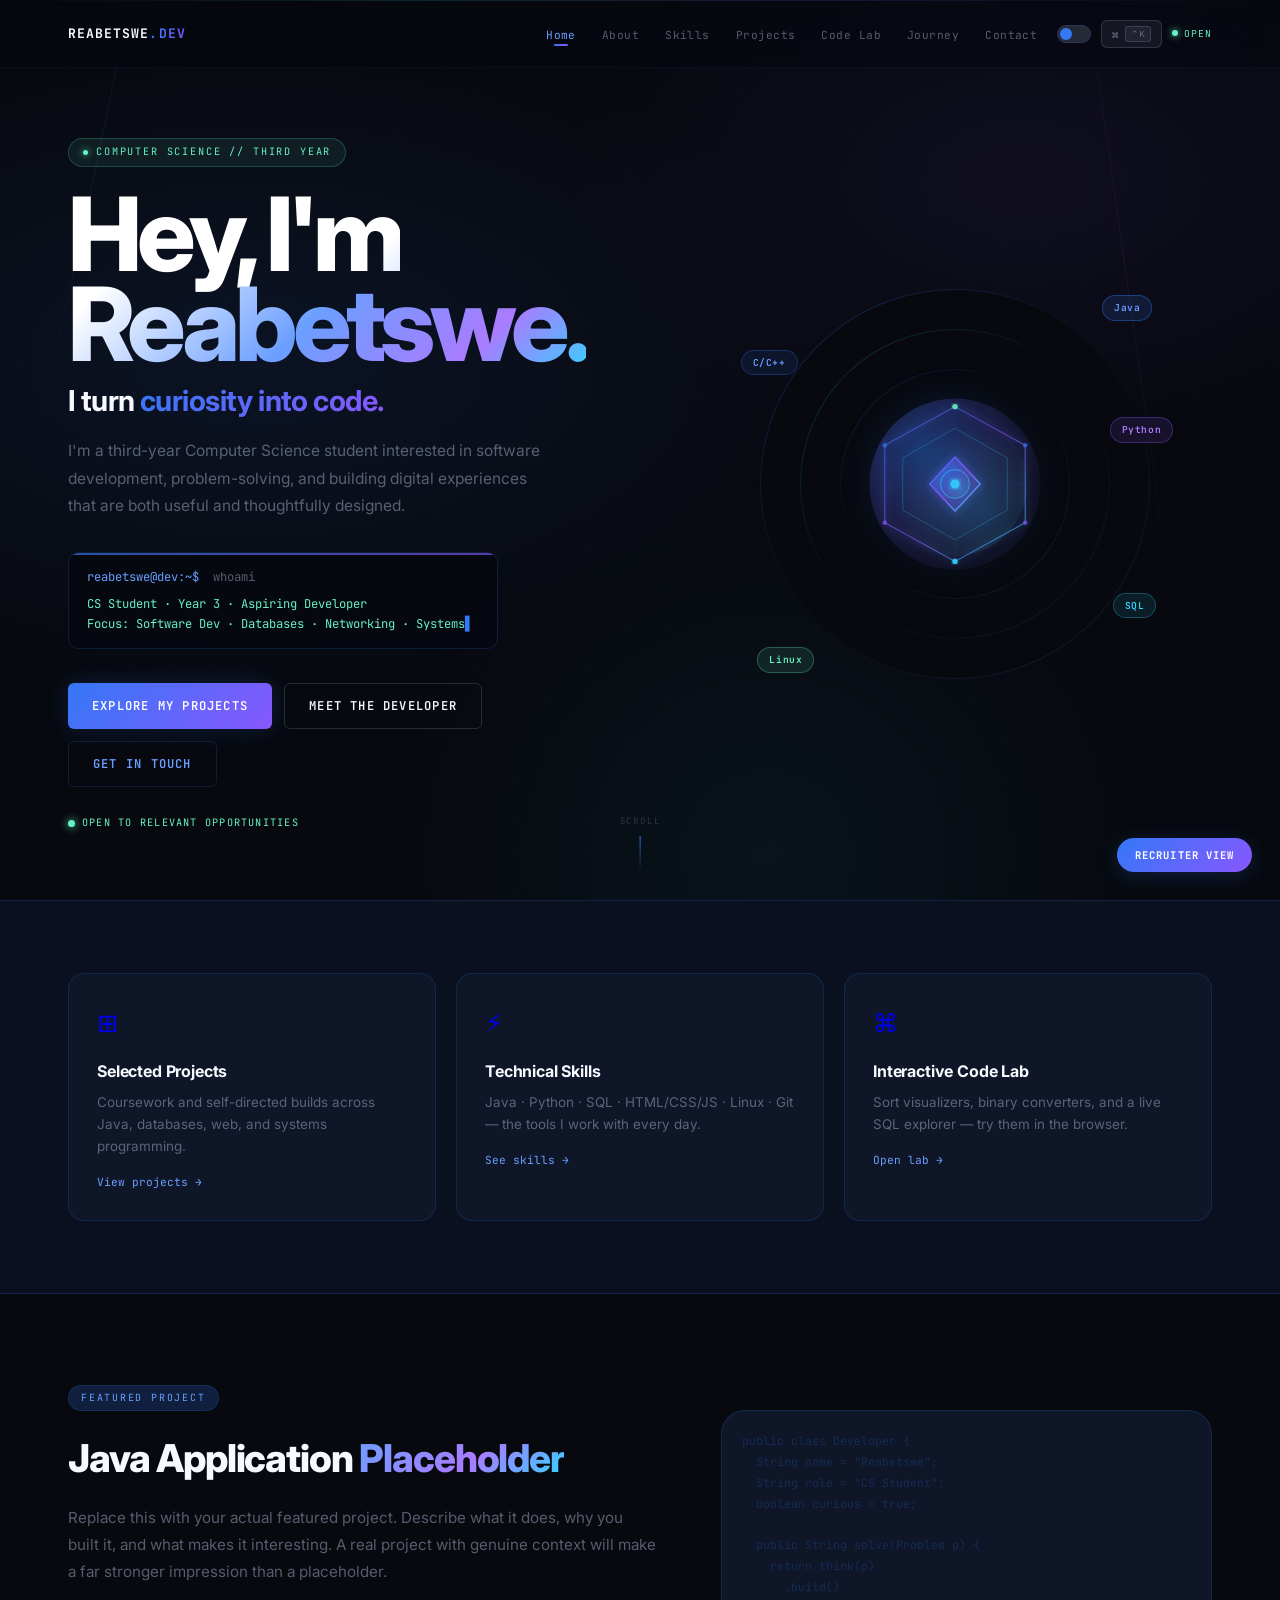
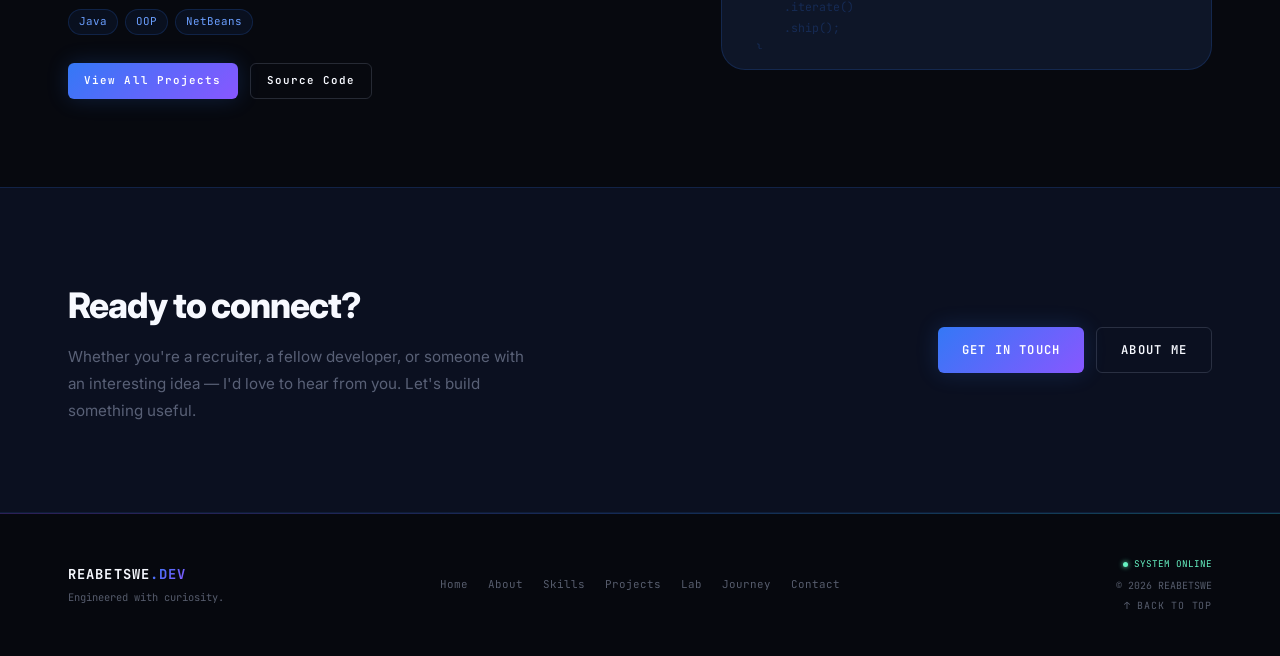
<file: index.html>
<!DOCTYPE html>
<html lang="en" data-theme="">
<head>
  <meta charset="UTF-8"/>
  <meta name="viewport" content="width=device-width,initial-scale=1.0"/>
  <title>Reabetswe — Engineered with Curiosity</title>
  <meta name="description" content="Portfolio of Reabetswe, a third-year Computer Science student building practical digital solutions with curiosity and craft."/>
  <meta property="og:title"       content="Reabetswe.dev — Engineered with Curiosity"/>
  <meta property="og:description" content="Third-year CS student. Curious developer. Building things that matter."/>
  <meta property="og:type"        content="website"/>
  <meta name="theme-color"        content="#07090F"/>
  <link rel="preconnect" href="https://fonts.googleapis.com"/>
  <link rel="preconnect" href="https://fonts.gstatic.com" crossorigin/>
  <link href="https://fonts.googleapis.com/css2?family=JetBrains+Mono:wght@300;400;500;600;700&family=Inter:wght@300;400;500;600;700;800&display=swap" rel="stylesheet"/>
  <link rel="stylesheet" href="styles/tokens.css"/>
  <link rel="stylesheet" href="styles/pages.css"/>
</head>
<body>

<canvas id="particleCanvas" aria-hidden="true"></canvas>
<div class="scan-line" aria-hidden="true"></div>

<!-- ===== NAV ===== -->
<nav class="nav" id="nav" aria-label="Main navigation">
  <div class="nav-inner">
    <a href="index.html" class="nav-logo" aria-label="Reabetswe.dev — Home">
      <span class="nl-name">REABETSWE</span><span class="nl-dot">.</span><span class="nl-tld">DEV</span>
    </a>
    <ul class="nav-links" role="list">
      <li><a href="index.html"              class="nav-link">Home</a></li>
      <li><a href="pages/about.html"        class="nav-link">About</a></li>
      <li><a href="pages/skills.html"       class="nav-link">Skills</a></li>
      <li><a href="pages/projects.html"     class="nav-link">Projects</a></li>
      <li><a href="pages/lab.html"          class="nav-link">Code Lab</a></li>
      <li><a href="pages/experience.html"   class="nav-link">Journey</a></li>
      <li><a href="pages/contact.html"      class="nav-link">Contact</a></li>
    </ul>
    <div class="nav-actions">
      <button class="theme-toggle" id="themeToggle" aria-label="Toggle light/dark theme" title="Toggle theme"></button>
      <button class="nav-cmd-btn" data-cmd aria-label="Open command palette (Ctrl+K)">⌘ <kbd class="cmd-kbd">⌃K</kbd></button>
      <div class="nav-status" aria-label="Available for opportunities"><span class="status-dot"></span><span>OPEN</span></div>
    </div>
    <button class="nav-toggle" id="navToggle" aria-label="Toggle menu" aria-expanded="false">
      <span></span><span></span><span></span>
    </button>
  </div>
</nav>

<!-- Mobile menu -->
<div class="mobile-menu" id="mobileMenu" aria-label="Mobile navigation">
  <ul>
    <li><a href="index.html">Home</a></li>
    <li><a href="pages/about.html">About</a></li>
    <li><a href="pages/skills.html">Skills</a></li>
    <li><a href="pages/projects.html">Projects</a></li>
    <li><a href="pages/lab.html">Code Lab</a></li>
    <li><a href="pages/experience.html">Journey</a></li>
    <li><a href="pages/contact.html">Contact</a></li>
  </ul>
</div>

<!-- Command palette -->
<div class="cmd-overlay" id="cmdOverlay" role="dialog" aria-modal="true" aria-label="Command palette">
  <div class="cmd-box">
    <div class="cmd-input-row">
      <span class="cmd-icon">⌘</span>
      <input type="text" class="cmd-input" id="cmdInput" placeholder="Go to page..." autocomplete="off" spellcheck="false"/>
    </div>
    <div class="cmd-results" id="cmdResults" role="listbox"></div>
    <div class="cmd-footer">
      <span class="cmd-hint"><kbd class="cmd-key">↑↓</kbd> navigate</span>
      <span class="cmd-hint"><kbd class="cmd-key">↵</kbd> open</span>
      <span class="cmd-hint"><kbd class="cmd-key">Esc</kbd> close</span>
    </div>
  </div>
</div>

<!-- Recruiter overlay -->
<div class="recruiter-overlay" id="recruiterOverlay" role="dialog" aria-modal="true" aria-label="Recruiter overview">
  <div class="recruiter-modal">
    <div class="rm-header">
      <span class="rm-title">RECRUITER VIEW — QUICK OVERVIEW</span>
      <button class="rm-close" id="recruiterClose" aria-label="Close">✕</button>
    </div>
    <div class="rm-body">
      <div class="rm-name">Reabetswe</div>
      <div class="rm-role">Third-Year Computer Science Student · Aspiring Software Developer</div>
      <div class="rm-bio">A motivated CS student passionate about software development, databases, networking, and building practical solutions. Currently in Year 3, actively developing technical skills through coursework and personal projects. Open to internships and junior developer opportunities.</div>
      <div class="rm-section">
        <div class="rm-sh">CONFIRMED SKILLS</div>
        <div class="rm-skills">
          <span class="chip">Java</span><span class="chip">Python</span><span class="chip">C/C++</span>
          <span class="chip">HTML5</span><span class="chip">CSS3</span><span class="chip">JavaScript</span>
          <span class="chip">SQL</span><span class="chip">Linux</span><span class="chip">Git/GitHub</span>
          <span class="chip">Networking</span><span class="chip">Database Design</span>
        </div>
      </div>
      <div class="rm-section">
        <div class="rm-sh">SELECTED PROJECTS</div>
        <div class="rm-proj">Java Application — OOP, console/desktop app [Placeholder — replace with real project]</div>
        <div class="rm-proj">Database Management System — SQL, schema design, ERD [Placeholder]</div>
        <div class="rm-proj">Web Development Project — HTML/CSS/JS [Placeholder]</div>
      </div>
      <div class="rm-section">
        <div class="rm-sh">EDUCATION</div>
        <div class="rm-proj">B.Sc. Computer Science — Year 3 · [Add your institution]</div>
      </div>
      <div class="rm-section">
        <div class="rm-sh">CONTACT</div>
        <div class="rm-links">
          <a href="mailto:your.email@example.com" class="rm-link">Email</a>
          <a href="https://github.com/yourusername" class="rm-link" target="_blank" rel="noopener">GitHub</a>
          <a href="https://linkedin.com/in/yourprofile" class="rm-link" target="_blank" rel="noopener">LinkedIn</a>
          <a href="pages/contact.html" class="rm-link">Full Contact Page</a>
        </div>
      </div>
    </div>
  </div>
</div>

<!-- Easter egg -->
<div id="easterEgg" role="dialog" aria-modal="true" aria-label="Secret message">
  <div class="ee-content">
    <pre class="ee-pre">  ██████╗ ███████╗ █████╗ ██████╗
  ██╔══██╗██╔════╝██╔══██╗██╔══██╗
  ██████╔╝█████╗  ███████║██║  ██║
  ██╔══██╗██╔══╝  ██╔══██║██║  ██║
  ██║  ██║███████╗██║  ██║██████╔╝
  ╚═╝  ╚═╝╚══════╝╚═╝  ╚═╝╚═════╝</pre>
    <div class="ee-msg">🎮 You found it. Nice moves.</div>
    <div class="ee-sub">↑ ↑ ↓ ↓ ← → ← → B A — the classic code.</div>
    <div class="ee-sub" style="margin-top:6px;color:var(--c-mint)">Curiosity rewarded. Now go explore the portfolio.</div>
    <button class="ee-close" id="eeClose">← BACK TO PORTFOLIO</button>
  </div>
</div>

<!-- ===== HERO ===== -->
<section class="hero" id="hero" aria-label="Introduction">
  <div class="hero-dots" aria-hidden="true"></div>
  <div class="hero-beam hero-beam-1" aria-hidden="true"></div>
  <div class="hero-beam hero-beam-2" aria-hidden="true"></div>

  <div class="hero-inner">
    <div class="hero-left">
      <div class="hero-label">
        <span class="hero-label-dot"></span>
        COMPUTER SCIENCE // THIRD YEAR
      </div>
      <h1 class="hero-h1"><span class="hero-hl">Hey, I'm<br/>Reabetswe.</span></h1>
      <p class="hero-sub">I turn <span class="acc">curiosity into code.</span></p>
      <p class="hero-desc">I'm a third-year Computer Science student interested in software development, problem-solving, and building digital experiences that are both useful and thoughtfully designed.</p>

      <div class="hero-term" aria-label="Terminal prompt">
        <div class="ht-cmd"><span class="ht-prompt">reabetswe@dev:~$</span> whoami</div>
        <div class="ht-out">CS Student · Year 3 · Aspiring Developer<br/>Focus: Software Dev · Databases · Networking · Systems<span class="t-cursor">▋</span></div>
      </div>

      <div class="hero-actions">
        <a href="pages/projects.html" class="btn btn-primary" data-cursor="EXPLORE">EXPLORE MY PROJECTS</a>
        <a href="pages/about.html"    class="btn btn-ghost"   data-cursor="MEET">MEET THE DEVELOPER</a>
        <a href="pages/contact.html"  class="btn btn-outline" data-cursor="CONNECT">GET IN TOUCH</a>
      </div>
      <div class="hero-avail"><span class="avail-dot"></span> OPEN TO RELEVANT OPPORTUNITIES</div>
    </div>

    <div class="hero-orb" aria-hidden="true">
      <div class="orb-scene">
        <div class="orb-ring orb-r1"></div>
        <div class="orb-ring orb-r2"></div>
        <div class="orb-ring orb-r3"></div>
        <div class="orb-core">
          <svg viewBox="0 0 200 200" xmlns="http://www.w3.org/2000/svg">
            <defs>
              <radialGradient id="og1" cx="30%" cy="30%" r="70%"><stop offset="0%" stop-color="#3478F6" stop-opacity="0.5"/><stop offset="100%" stop-color="#8857FF" stop-opacity="0.1"/></radialGradient>
              <radialGradient id="og2" cx="70%" cy="70%" r="60%"><stop offset="0%" stop-color="#31D5FF" stop-opacity="0.3"/><stop offset="100%" stop-color="#66F2C2" stop-opacity="0"/></radialGradient>
              <linearGradient id="og3" x1="0%" y1="0%" x2="100%" y2="100%"><stop offset="0%" stop-color="#3478F6"/><stop offset="50%" stop-color="#8857FF"/><stop offset="100%" stop-color="#31D5FF"/></linearGradient>
              <filter id="gf"><feGaussianBlur stdDeviation="5" result="b"/><feMerge><feMergeNode in="b"/><feMergeNode in="SourceGraphic"/></feMerge></filter>
            </defs>
            <circle cx="100" cy="100" r="95" fill="url(#og1)" opacity="0.7"/>
            <circle cx="100" cy="100" r="80" fill="url(#og2)" opacity="0.5"/>
            <polygon points="100,14 178,57 178,143 100,186 22,143 22,57" fill="none" stroke="url(#og3)" stroke-width="1.2" opacity="0.65" filter="url(#gf)"/>
            <polygon points="100,38 158,71 158,129 100,162 42,129 42,71" fill="none" stroke="#31D5FF" stroke-width="0.8" opacity="0.35"/>
            <polygon points="100,70 128,100 100,130 72,100" fill="url(#og1)" stroke="url(#og3)" stroke-width="1.5" opacity="0.95" filter="url(#gf)"/>
            <circle cx="100" cy="100" r="16" fill="url(#og2)" stroke="#31D5FF" stroke-width="0.8" opacity="0.8"/>
            <circle cx="100" cy="100" r="5" fill="#31D5FF" opacity="0.9" filter="url(#gf)"/>
            <line x1="100" y1="14" x2="100" y2="186" stroke="#3478F6" stroke-width="0.4" opacity="0.18"/>
            <line x1="22"  y1="100" x2="178" y2="100" stroke="#8857FF" stroke-width="0.4" opacity="0.15"/>
            <circle cx="100" cy="14"  r="3"   fill="#66F2C2" opacity="0.9" filter="url(#gf)"/>
            <circle cx="178" cy="57"  r="2.5" fill="#3478F6" opacity="0.7"/>
            <circle cx="178" cy="143" r="2.5" fill="#8857FF" opacity="0.7"/>
            <circle cx="100" cy="186" r="3"   fill="#31D5FF" opacity="0.9" filter="url(#gf)"/>
            <circle cx="22"  cy="57"  r="2.5" fill="#3478F6" opacity="0.7"/>
            <circle cx="22"  cy="143" r="2.5" fill="#8857FF" opacity="0.7"/>
          </svg>
        </div>
        <div class="orb-pill op-1">Java</div>
        <div class="orb-pill op-2">Python</div>
        <div class="orb-pill op-3">SQL</div>
        <div class="orb-pill op-4">Linux</div>
        <div class="orb-pill op-5">C/C++</div>
      </div>
    </div>
  </div>

  <div class="hero-scroll" aria-hidden="true">
    <span class="hs-text">SCROLL</span>
    <div class="hs-line"></div>
  </div>
</section>

<!-- ===== PREVIEW PANELS ===== -->
<section class="home-previews" aria-label="Portfolio overview">
  <div class="container">
    <div class="preview-grid">
      <a href="pages/projects.html" class="preview-card reveal" data-cursor="EXPLORE">
        <span class="pc-icon">⊞</span>
        <div class="pc-title">Selected Projects</div>
        <p class="pc-desc">Coursework and self-directed builds across Java, databases, web, and systems programming.</p>
        <span class="pc-arrow">View projects →</span>
      </a>
      <a href="pages/skills.html" class="preview-card reveal" data-delay="80" data-cursor="VIEW">
        <span class="pc-icon">⚡</span>
        <div class="pc-title">Technical Skills</div>
        <p class="pc-desc">Java · Python · SQL · HTML/CSS/JS · Linux · Git — the tools I work with every day.</p>
        <span class="pc-arrow">See skills →</span>
      </a>
      <a href="pages/lab.html" class="preview-card reveal" data-delay="160" data-cursor="TRY IT">
        <span class="pc-icon">⌘</span>
        <div class="pc-title">Interactive Code Lab</div>
        <p class="pc-desc">Sort visualizers, binary converters, and a live SQL explorer — try them in the browser.</p>
        <span class="pc-arrow">Open lab →</span>
      </a>
    </div>
  </div>
</section>

<!-- ===== FEATURED PROJECT ===== -->
<section class="home-featured" aria-labelledby="feat-h">
  <div class="container">
    <div class="feat-grid">
      <div class="reveal">
        <span class="feat-badge">FEATURED PROJECT</span>
        <h2 class="feat-h2" id="feat-h">Java Application <span class="grad-text">Placeholder</span></h2>
        <p class="feat-desc">Replace this with your actual featured project. Describe what it does, why you built it, and what makes it interesting. A real project with genuine context will make a far stronger impression than a placeholder.</p>
        <div class="feat-tags">
          <span class="chip">Java</span><span class="chip">OOP</span><span class="chip">NetBeans</span>
        </div>
        <div style="display:flex;gap:12px;flex-wrap:wrap;">
          <a href="pages/projects.html" class="btn btn-primary btn-sm">View All Projects</a>
          <a href="#" class="btn btn-ghost btn-sm">Source Code</a>
        </div>
      </div>
      <div class="feat-visual reveal" data-delay="120">
        <div class="feat-code">public class Developer {
  String name = "Reabetswe";
  String role = "CS Student";
  boolean curious = true;

  public String solve(Problem p) {
    return think(p)
      .build()
      .iterate()
      .ship();
  }
}</div>
      </div>
    </div>
  </div>
</section>

<!-- ===== CTA ===== -->
<section class="home-cta" aria-labelledby="cta-h">
  <div class="container">
    <div class="cta-inner">
      <div class="cta-text">
        <h2 id="cta-h">Ready to connect?</h2>
        <p>Whether you're a recruiter, a fellow developer, or someone with an interesting idea — I'd love to hear from you. Let's build something useful.</p>
      </div>
      <div class="cta-btns">
        <a href="pages/contact.html" class="btn btn-primary">GET IN TOUCH</a>
        <a href="pages/about.html"   class="btn btn-ghost">ABOUT ME</a>
      </div>
    </div>
  </div>
</section>

<!-- ===== FOOTER ===== -->
<footer class="footer" role="contentinfo">
  <div class="container">
    <div class="footer-inner">
      <div class="footer-brand">
        <div class="footer-logo">REABETSWE<span class="tld">.DEV</span></div>
        <div class="footer-tag">Engineered with curiosity.</div>
      </div>
      <nav class="footer-nav" aria-label="Footer navigation">
        <a href="index.html">Home</a>
        <a href="pages/about.html">About</a>
        <a href="pages/skills.html">Skills</a>
        <a href="pages/projects.html">Projects</a>
        <a href="pages/lab.html">Lab</a>
        <a href="pages/experience.html">Journey</a>
        <a href="pages/contact.html">Contact</a>
      </nav>
      <div class="footer-right">
        <div class="footer-status"><span class="footer-status-dot"></span> SYSTEM ONLINE</div>
        <div class="footer-copy">&copy; 2026 REABETSWE</div>
        <button class="back-top" aria-label="Back to top">↑ BACK TO TOP</button>
      </div>
    </div>
  </div>
</footer>

<!-- Recruiter button -->
<button class="recruiter-btn" id="recruiterBtn" aria-label="Open recruiter overview">RECRUITER VIEW</button>

<script src="scripts/core.js"></script>
<script src="scripts/projects.js"></script>
</body>
</html>
</file>
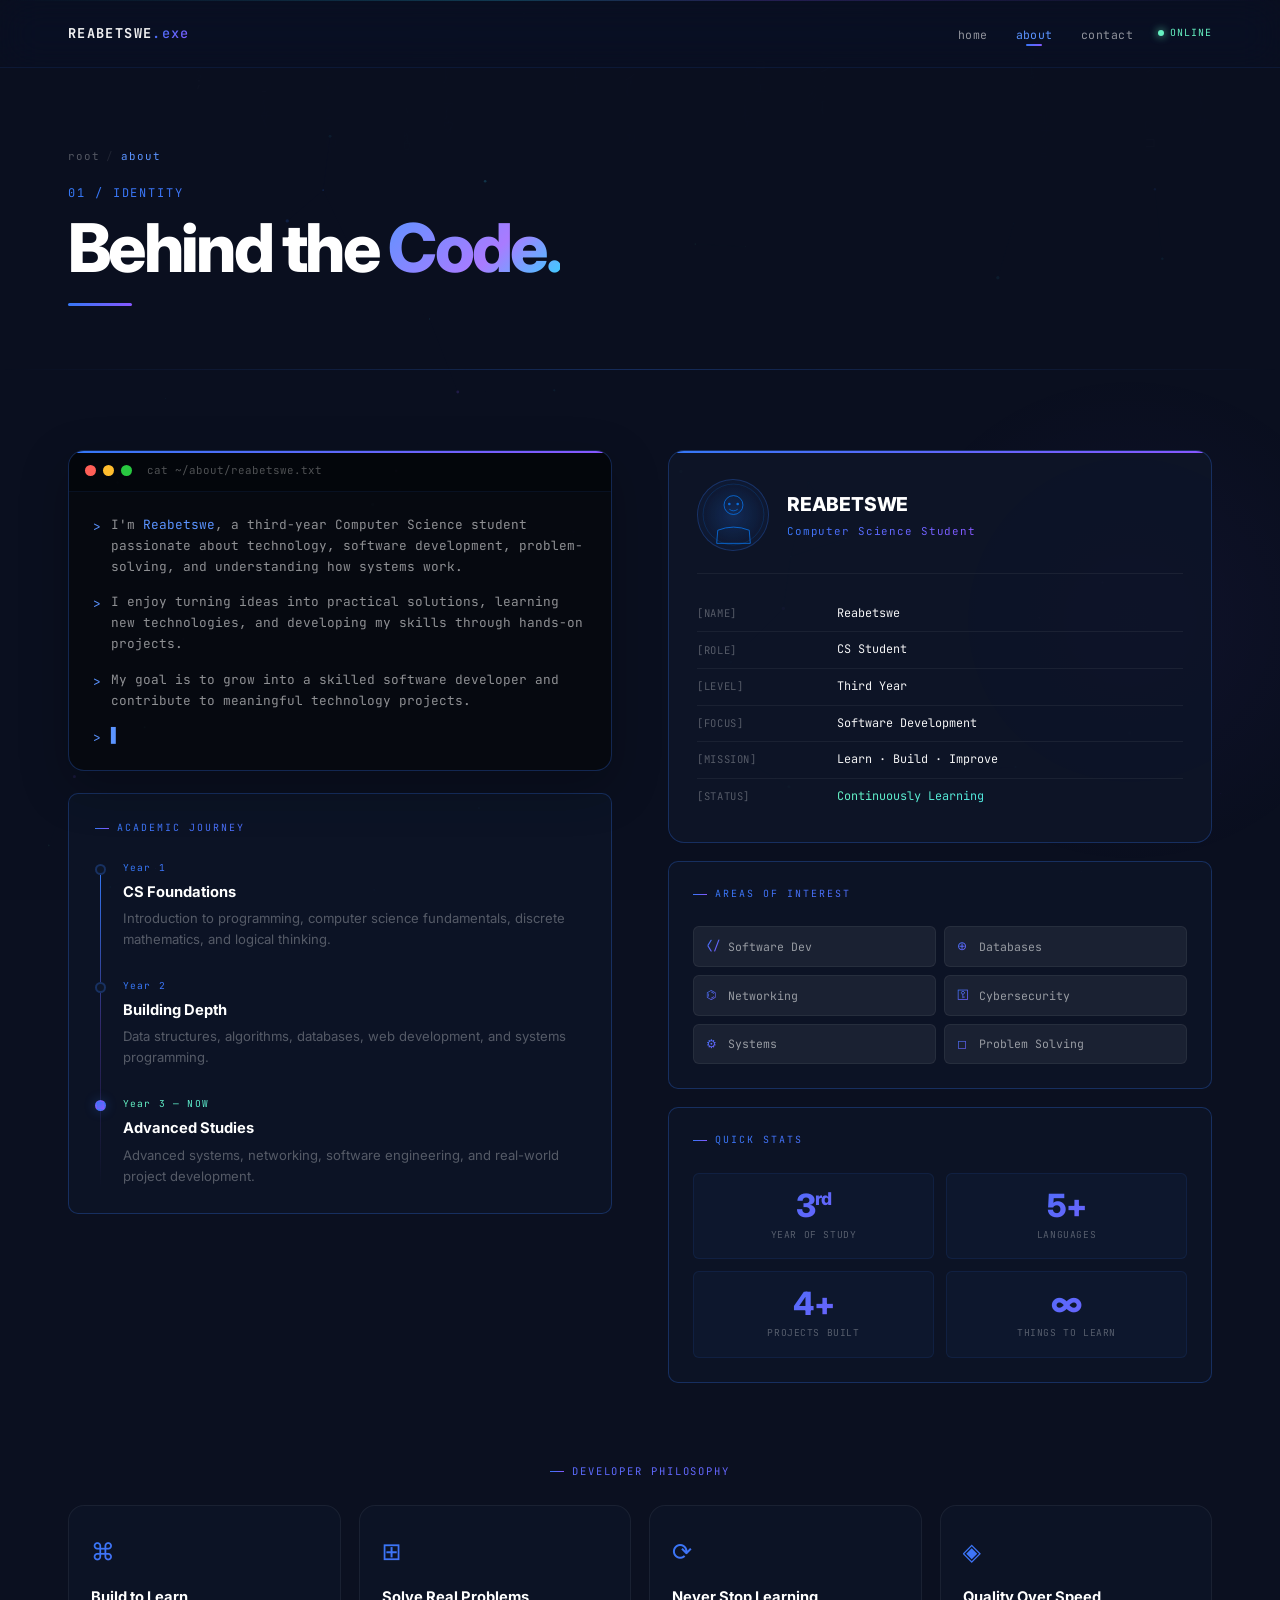
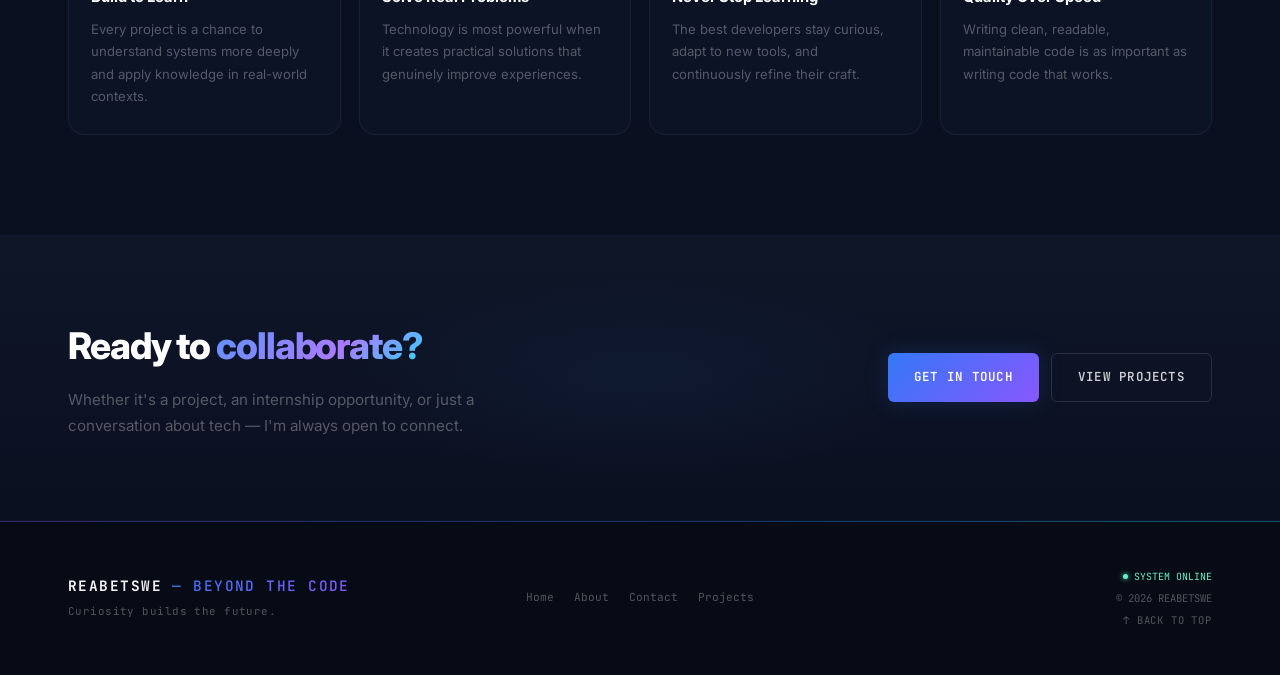
<file: about.html>
<!DOCTYPE html>
<html lang="en">
<head>
  <meta charset="UTF-8" />
  <meta name="viewport" content="width=device-width, initial-scale=1.0" />
  <title>About Reabetswe — CS Student & Developer</title>
  <meta name="description" content="Learn about Reabetswe, a third-year Computer Science student passionate about software development, databases, networking, and systems." />
  <meta name="theme-color" content="#050608" />

  <link rel="preconnect" href="https://fonts.googleapis.com" />
  <link rel="preconnect" href="https://fonts.gstatic.com" crossorigin />
  <link href="https://fonts.googleapis.com/css2?family=JetBrains+Mono:wght@300;400;500;600;700&family=Inter:wght@300;400;500;600;700;800&display=swap" rel="stylesheet" />
  <link rel="stylesheet" href="styles/main.css" />
  <link rel="stylesheet" href="styles/about.css" />
</head>
<body>
  <canvas id="matrixCanvas" aria-hidden="true"></canvas>
  <canvas id="particleCanvas" aria-hidden="true"></canvas>
  <div class="scan-line" aria-hidden="true"></div>

  <!-- Nav -->
  <nav class="nav" id="nav" role="navigation" aria-label="Main navigation">
    <div class="nav-inner">
      <a href="index.html" class="nav-logo" aria-label="Reabetswe — Home">
        <span class="nl-name">REABETSWE</span><span class="logo-exe">.exe</span>
      </a>
      <ul class="nav-links" role="list">
        <li><a href="index.html"  class="nav-link">home</a></li>
        <li><a href="about.html" class="nav-link active">about</a></li>
        <li><a href="contact.html" class="nav-link">contact</a></li>
      </ul>
      <div class="nav-right">
        <div class="nav-status" aria-label="Status: online">
          <span class="status-dot"></span><span>ONLINE</span>
        </div>
      </div>
      <button class="nav-toggle" id="navToggle" aria-label="Toggle navigation" aria-expanded="false">
        <span></span><span></span><span></span>
      </button>
    </div>
  </nav>

  <div class="mobile-menu" id="mobileMenu" role="navigation" aria-label="Mobile navigation">
    <ul>
      <li><a href="index.html">home</a></li>
      <li><a href="about.html" class="active">about</a></li>
      <li><a href="contact.html">contact</a></li>
    </ul>
  </div>

  <!-- Page Hero -->
  <section class="page-hero" aria-label="Page title">
    <div class="page-hero-content">
      <div class="breadcrumb">
        <a href="index.html" style="color:inherit;text-decoration:none;">root</a>
        <span class="bc-sep">/</span>
        <span class="bc-active">about</span>
      </div>
      <div class="page-h1-sub">01 / IDENTITY</div>
      <h1 class="page-h1">Behind the <span class="grad-text">Code.</span></h1>
      <div class="page-accent-line"></div>
    </div>
  </section>

  <!-- ==================== ABOUT ==================== -->
  <section class="about-page-section" aria-labelledby="ap-h2">
    <div class="container">
      <div class="about-page-grid">

        <!-- LEFT -->
        <div>
          <!-- Bio terminal -->
          <div class="bio-terminal-block reveal">
            <div class="terminal-titlebar">
              <span class="tb-dot tb-red"></span>
              <span class="tb-dot tb-yellow"></span>
              <span class="tb-dot tb-green"></span>
              <span class="tb-title">cat ~/about/reabetswe.txt</span>
            </div>
            <div class="bio-body">
              <div class="bio-line">
                <span class="bio-prompt">&gt;</span>
                <span class="bio-text">I'm <span class="hl">Reabetswe</span>, a third-year Computer Science student passionate about technology, software development, problem-solving, and understanding how systems work.</span>
              </div>
              <div class="bio-line">
                <span class="bio-prompt">&gt;</span>
                <span class="bio-text">I enjoy turning ideas into practical solutions, learning new technologies, and developing my skills through hands-on projects.</span>
              </div>
              <div class="bio-line">
                <span class="bio-prompt">&gt;</span>
                <span class="bio-text">My goal is to grow into a skilled software developer and contribute to meaningful technology projects.</span>
              </div>
              <div class="bio-line">
                <span class="bio-prompt">&gt;</span>
                <span class="bio-cursor">▋</span>
              </div>
            </div>
          </div>

          <!-- Journey timeline -->
          <div class="journey-block reveal" data-delay="100">
            <div class="block-label">ACADEMIC JOURNEY</div>
            <div class="journey-timeline">
              <div class="jt-item">
                <div class="jt-dot"></div>
                <div class="jt-year">Year 1</div>
                <h3 class="jt-title">CS Foundations</h3>
                <p class="jt-desc">Introduction to programming, computer science fundamentals, discrete mathematics, and logical thinking.</p>
              </div>
              <div class="jt-item">
                <div class="jt-dot"></div>
                <div class="jt-year">Year 2</div>
                <h3 class="jt-title">Building Depth</h3>
                <p class="jt-desc">Data structures, algorithms, databases, web development, and systems programming.</p>
              </div>
              <div class="jt-item current">
                <div class="jt-dot"></div>
                <div class="jt-year">Year 3 — NOW</div>
                <h3 class="jt-title">Advanced Studies</h3>
                <p class="jt-desc">Advanced systems, networking, software engineering, and real-world project development.</p>
              </div>
            </div>
          </div>
        </div>

        <!-- RIGHT -->
        <div>
          <!-- Profile card -->
          <div class="profile-card-block reveal" data-delay="80">
            <div class="pc-avatar-row">
              <div class="pc-avatar">
                <svg viewBox="0 0 120 120" xmlns="http://www.w3.org/2000/svg" aria-hidden="true">
                  <defs>
                    <radialGradient id="pglow" cx="50%" cy="50%" r="50%">
                      <stop offset="0%"   stop-color="#087FFF" stop-opacity="0.15"/>
                      <stop offset="100%" stop-color="#087FFF" stop-opacity="0"/>
                    </radialGradient>
                  </defs>
                  <circle cx="60" cy="60" r="58" fill="url(#pglow)" stroke="#087FFF" stroke-width="0.8" opacity="0.4"/>
                  <circle cx="60" cy="42" r="18" fill="none" stroke="#087FFF" stroke-width="1.5" opacity="0.9"/>
                  <path d="M30 90 Q60 78 90 90 L92 115 H28 Z" fill="none" stroke="#087FFF" stroke-width="1.5" opacity="0.9"/>
                  <circle cx="52" cy="40" r="2.5" fill="#087FFF" opacity="0.8"/>
                  <circle cx="68" cy="40" r="2.5" fill="#087FFF" opacity="0.8"/>
                  <path d="M52 50 Q60 56 68 50" fill="none" stroke="#087FFF" stroke-width="1.5" opacity="0.8"/>
                </svg>
              </div>
              <div>
                <div class="pc-name">REABETSWE</div>
                <div class="pc-role">Computer Science Student</div>
              </div>
            </div>
            <div class="pc-meta">
              <div class="pcm-row"><span class="pcm-key">[NAME]</span>      <span class="pcm-val">Reabetswe</span></div>
              <div class="pcm-row"><span class="pcm-key">[ROLE]</span>      <span class="pcm-val">CS Student</span></div>
              <div class="pcm-row"><span class="pcm-key">[LEVEL]</span>     <span class="pcm-val">Third Year</span></div>
              <div class="pcm-row"><span class="pcm-key">[FOCUS]</span>     <span class="pcm-val">Software Development</span></div>
              <div class="pcm-row"><span class="pcm-key">[MISSION]</span>   <span class="pcm-val">Learn · Build · Improve</span></div>
              <div class="pcm-row"><span class="pcm-key">[STATUS]</span>    <span class="pcm-val green">Continuously Learning</span></div>
            </div>
          </div>

          <!-- Interests -->
          <div class="interests-block reveal" data-delay="150">
            <div class="block-label">AREAS OF INTEREST</div>
            <div class="ib-grid">
              <div class="ib-item"><span class="ib-icon">⟨/⟩</span> Software Dev</div>
              <div class="ib-item"><span class="ib-icon">⊕</span> Databases</div>
              <div class="ib-item"><span class="ib-icon">⌬</span> Networking</div>
              <div class="ib-item"><span class="ib-icon">⚿</span> Cybersecurity</div>
              <div class="ib-item"><span class="ib-icon">⚙</span> Systems</div>
              <div class="ib-item"><span class="ib-icon">◻</span> Problem Solving</div>
            </div>
          </div>

          <!-- Stats -->
          <div class="stats-block reveal" data-delay="200">
            <div class="block-label">QUICK STATS</div>
            <div class="stats-grid">
              <div class="stat-box"><div class="stat-num">3<sup>rd</sup></div><div class="stat-lbl">Year of Study</div></div>
              <div class="stat-box"><div class="stat-num">5+</div><div class="stat-lbl">Languages</div></div>
              <div class="stat-box"><div class="stat-num">4+</div><div class="stat-lbl">Projects Built</div></div>
              <div class="stat-box"><div class="stat-num">∞</div><div class="stat-lbl">Things to Learn</div></div>
            </div>
          </div>
        </div>
      </div>

      <!-- Philosophy -->
      <div class="philosophy-block">
        <div class="panel-label" style="justify-content:center;display:flex;margin-bottom:24px;">DEVELOPER PHILOSOPHY</div>
        <div class="ph-grid">
          <div class="ph-card reveal">
            <span class="ph-icon">⌘</span>
            <h3 class="ph-title">Build to Learn</h3>
            <p class="ph-text">Every project is a chance to understand systems more deeply and apply knowledge in real-world contexts.</p>
          </div>
          <div class="ph-card reveal" data-delay="80">
            <span class="ph-icon">⊞</span>
            <h3 class="ph-title">Solve Real Problems</h3>
            <p class="ph-text">Technology is most powerful when it creates practical solutions that genuinely improve experiences.</p>
          </div>
          <div class="ph-card reveal" data-delay="160">
            <span class="ph-icon">⟳</span>
            <h3 class="ph-title">Never Stop Learning</h3>
            <p class="ph-text">The best developers stay curious, adapt to new tools, and continuously refine their craft.</p>
          </div>
          <div class="ph-card reveal" data-delay="240">
            <span class="ph-icon">◈</span>
            <h3 class="ph-title">Quality Over Speed</h3>
            <p class="ph-text">Writing clean, readable, maintainable code is as important as writing code that works.</p>
          </div>
        </div>
      </div>
    </div>
  </section>

  <!-- CTA -->
  <section class="about-cta-section" aria-label="Call to action">
    <div class="container">
      <div class="cta-inner">
        <div class="cta-text">
          <h2>Ready to <span class="grad-text">collaborate?</span></h2>
          <p>Whether it's a project, an internship opportunity, or just a conversation about tech — I'm always open to connect.</p>
        </div>
        <div class="cta-actions">
          <a href="contact.html" class="btn btn-primary">GET IN TOUCH</a>
          <a href="index.html#projects" class="btn btn-secondary">VIEW PROJECTS</a>
        </div>
      </div>
    </div>
  </section>

  <!-- Footer -->
  <footer class="footer" role="contentinfo">
    <div class="container">
      <div class="footer-inner">
        <div>
          <div class="footer-logo">REABETSWE<span class="exe"> — BEYOND THE CODE</span></div>
          <div class="footer-tagline">Curiosity builds the future.</div>
        </div>
        <nav class="footer-links" aria-label="Footer navigation">
          <a href="index.html">Home</a>
          <a href="about.html">About</a>
          <a href="contact.html">Contact</a>
          <a href="index.html#projects">Projects</a>
        </nav>
        <div class="footer-right">
          <div class="footer-status"><span class="footer-status-dot"></span> SYSTEM ONLINE</div>
          <div class="footer-copy">&copy; 2026 REABETSWE</div>
          <button class="back-to-top" onclick="window.scrollTo({top:0,behavior:'smooth'})" aria-label="Back to top">↑ BACK TO TOP</button>
        </div>
      </div>
    </div>
  </footer>

  <script src="scripts/matrix.js"></script>
  <script src="scripts/particles.js"></script>
  <script src="scripts/main.js"></script>
</body>
</html>
</file>
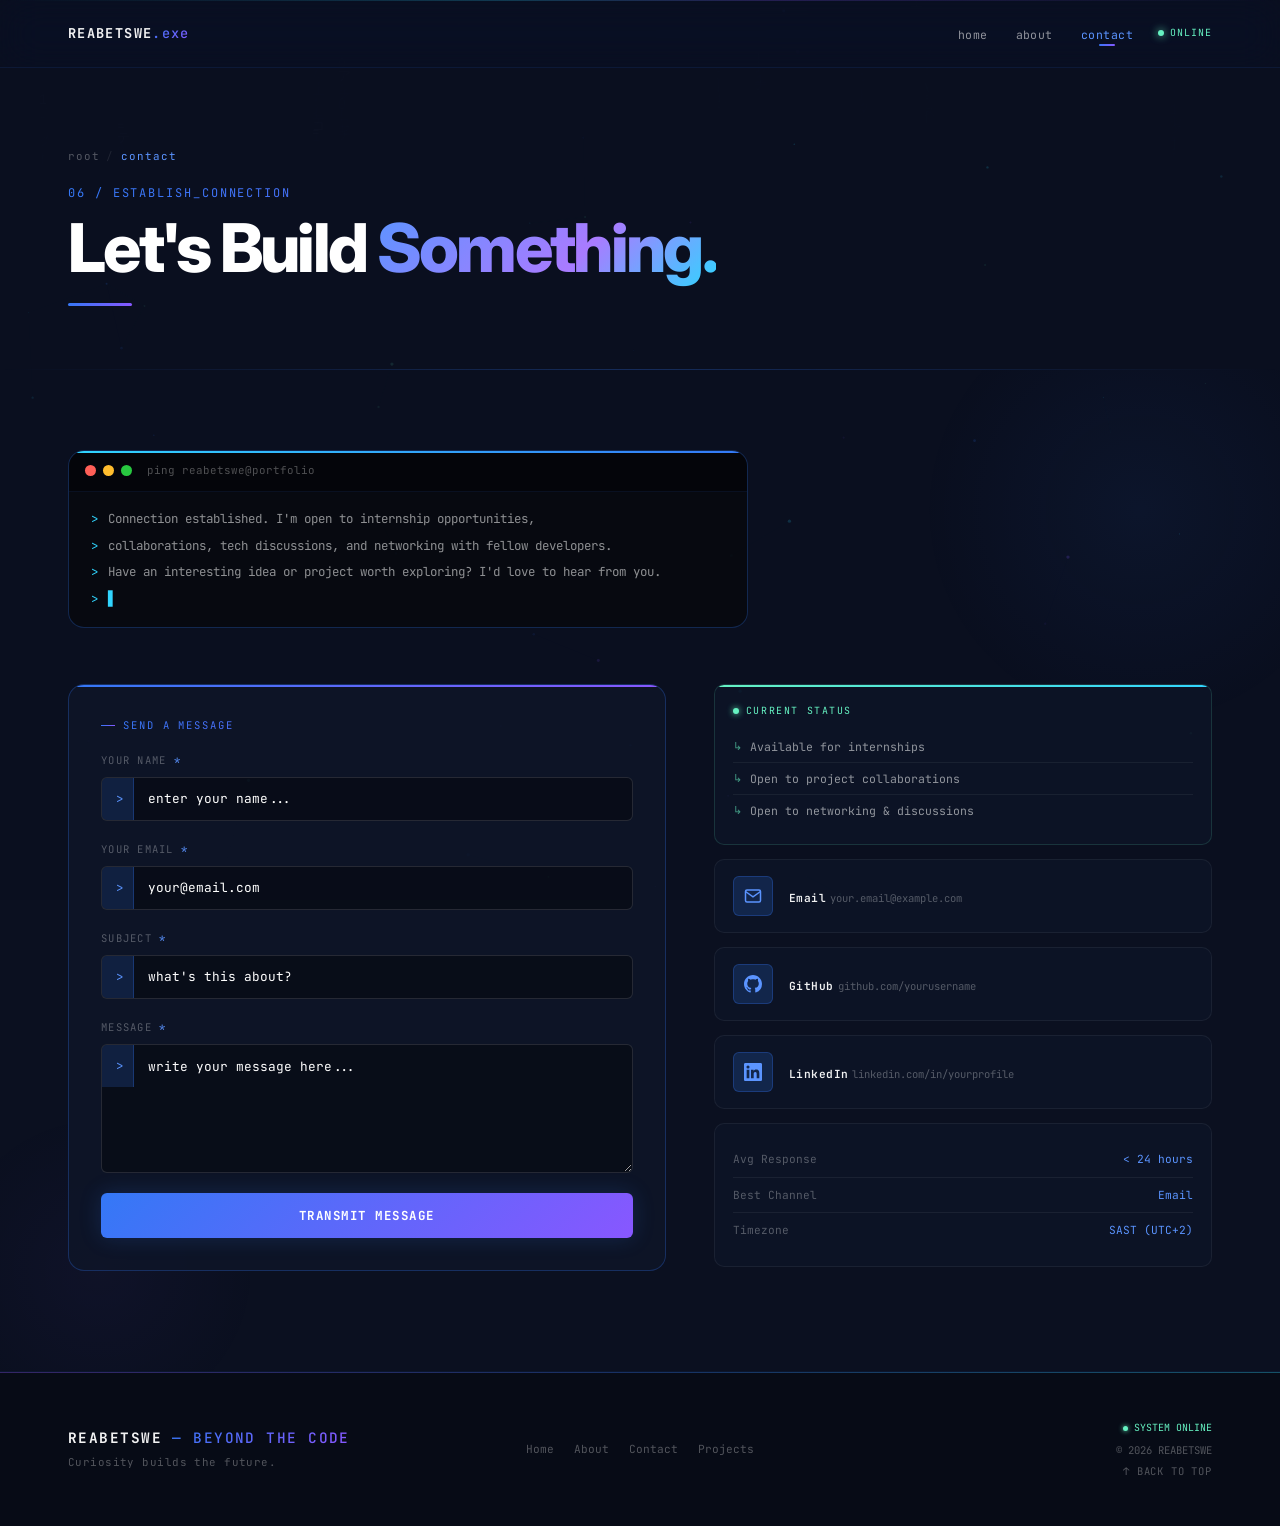
<file: contact.html>
<!DOCTYPE html>
<html lang="en">
<head>
  <meta charset="UTF-8" />
  <meta name="viewport" content="width=device-width, initial-scale=1.0" />
  <title>Contact Reabetswe — Get In Touch</title>
  <meta name="description" content="Reach out to Reabetswe for internship opportunities, project collaborations, or tech discussions." />
  <meta name="theme-color" content="#050608" />

  <link rel="preconnect" href="https://fonts.googleapis.com" />
  <link rel="preconnect" href="https://fonts.gstatic.com" crossorigin />
  <link href="https://fonts.googleapis.com/css2?family=JetBrains+Mono:wght@300;400;500;600;700&family=Inter:wght@300;400;500;600;700;800&display=swap" rel="stylesheet" />
  <link rel="stylesheet" href="styles/main.css" />
  <link rel="stylesheet" href="styles/contact.css" />
</head>
<body>
  <canvas id="matrixCanvas" aria-hidden="true"></canvas>
  <canvas id="particleCanvas" aria-hidden="true"></canvas>
  <div class="scan-line" aria-hidden="true"></div>

  <!-- Nav -->
  <nav class="nav" id="nav" role="navigation" aria-label="Main navigation">
    <div class="nav-inner">
      <a href="index.html" class="nav-logo" aria-label="Reabetswe — Home">
        <span class="nl-name">REABETSWE</span><span class="logo-exe">.exe</span>
      </a>
      <ul class="nav-links" role="list">
        <li><a href="index.html"   class="nav-link">home</a></li>
        <li><a href="about.html"   class="nav-link">about</a></li>
        <li><a href="contact.html" class="nav-link active">contact</a></li>
      </ul>
      <div class="nav-right">
        <div class="nav-status" aria-label="Status: online">
          <span class="status-dot"></span><span>ONLINE</span>
        </div>
      </div>
      <button class="nav-toggle" id="navToggle" aria-label="Toggle navigation" aria-expanded="false">
        <span></span><span></span><span></span>
      </button>
    </div>
  </nav>

  <div class="mobile-menu" id="mobileMenu" role="navigation" aria-label="Mobile navigation">
    <ul>
      <li><a href="index.html">home</a></li>
      <li><a href="about.html">about</a></li>
      <li><a href="contact.html" class="active">contact</a></li>
    </ul>
  </div>

  <!-- Page Hero -->
  <section class="page-hero" aria-label="Page title">
    <div class="page-hero-content">
      <div class="breadcrumb">
        <a href="index.html" style="color:inherit;text-decoration:none;">root</a>
        <span class="bc-sep">/</span>
        <span class="bc-active">contact</span>
      </div>
      <div class="page-h1-sub">06 / ESTABLISH_CONNECTION</div>
      <h1 class="page-h1">Let's Build <span class="grad-text">Something.</span></h1>
      <div class="page-accent-line"></div>
    </div>
  </section>

  <!-- ==================== CONTACT ==================== -->
  <section class="contact-page-section" aria-labelledby="cp-h2">
    <div class="container">

      <!-- Intro ping terminal -->
      <div class="ping-terminal reveal">
        <div class="terminal-titlebar">
          <span class="tb-dot tb-red"></span>
          <span class="tb-dot tb-yellow"></span>
          <span class="tb-dot tb-green"></span>
          <span class="tb-title">ping reabetswe@portfolio</span>
        </div>
        <div class="ping-body">
          <div class="ping-line"><span class="ping-prompt">&gt;</span><span class="ping-text">Connection established. I'm open to internship opportunities,</span></div>
          <div class="ping-line"><span class="ping-prompt">&gt;</span><span class="ping-text">collaborations, tech discussions, and networking with fellow developers.</span></div>
          <div class="ping-line"><span class="ping-prompt">&gt;</span><span class="ping-text">Have an interesting idea or project worth exploring? I'd love to hear from you.</span></div>
          <div class="ping-line"><span class="ping-prompt">&gt;</span><span class="ping-cursor">▋</span></div>
        </div>
      </div>

      <div class="contact-page-grid">

        <!-- Form -->
        <div class="cpg-form-panel reveal">
          <div class="panel-label">SEND A MESSAGE</div>
          <form class="cp-form" id="cpContactForm" novalidate data-endpoint="">
            <div class="cpf-group">
              <label class="cpf-label" for="cp-name">YOUR NAME <span class="req">*</span></label>
              <div class="cpf-input-wrap">
                <span class="cpf-prefix">&gt;</span>
                <input type="text" id="cp-name" class="cpf-field" placeholder="enter your name..." autocomplete="name" required data-field="name" />
              </div>
              <span class="cpf-error" data-err="name"></span>
            </div>

            <div class="cpf-group">
              <label class="cpf-label" for="cp-email">YOUR EMAIL <span class="req">*</span></label>
              <div class="cpf-input-wrap">
                <span class="cpf-prefix">&gt;</span>
                <input type="email" id="cp-email" class="cpf-field" placeholder="your@email.com" autocomplete="email" required data-field="email" />
              </div>
              <span class="cpf-error" data-err="email"></span>
            </div>

            <div class="cpf-group">
              <label class="cpf-label" for="cp-subject">SUBJECT <span class="req">*</span></label>
              <div class="cpf-input-wrap">
                <span class="cpf-prefix">&gt;</span>
                <input type="text" id="cp-subject" class="cpf-field" placeholder="what's this about?" required data-field="subject" />
              </div>
              <span class="cpf-error" data-err="subject"></span>
            </div>

            <div class="cpf-group">
              <label class="cpf-label" for="cp-msg">MESSAGE <span class="req">*</span></label>
              <div class="cpf-input-wrap cpf-textarea-wrap">
                <span class="cpf-prefix cpf-textarea-prefix">&gt;</span>
                <textarea id="cp-msg" class="cpf-field cpf-textarea" rows="5" placeholder="write your message here..." required data-field="message"></textarea>
              </div>
              <span class="cpf-error" data-err="message"></span>
            </div>

            <button type="submit" class="cpf-submit" data-submit>
              <span data-text>TRANSMIT MESSAGE</span>
              <span class="cpf-spinner" data-spinner></span>
            </button>
            <div class="cpf-status" data-status></div>
            <div class="cpf-setup-note" data-setup-note style="display:none;">
              ⚙ To enable real message delivery, set a form endpoint URL in the <code>data-endpoint</code> attribute on the form element (e.g. a Formspree or EmailJS endpoint).
            </div>
          </form>
        </div>

        <!-- Info -->
        <div class="cpg-info-col">
          <!-- Availability -->
          <div class="cpg-avail reveal" data-delay="80">
            <div class="cpga-label"><span class="cpga-dot"></span> CURRENT STATUS</div>
            <div class="cpga-item">Available for internships</div>
            <div class="cpga-item">Open to project collaborations</div>
            <div class="cpga-item">Open to networking &amp; discussions</div>
          </div>

          <!-- Channels -->
          <a href="mailto:your.email@example.com" class="cpg-channel reveal" data-delay="120">
            <div class="cpg-icon">
              <svg width="18" height="18" viewBox="0 0 24 24" fill="none" stroke="currentColor" stroke-width="2" aria-hidden="true"><path d="M4 4h16c1.1 0 2 .9 2 2v12c0 1.1-.9 2-2 2H4c-1.1 0-2-.9-2-2V6c0-1.1.9-2 2-2z"/><polyline points="22,6 12,13 2,6"/></svg>
            </div>
            <div class="cpg-info">
              <span class="cpg-name">Email</span>
              <span class="cpg-val">your.email@example.com</span>
            </div>
            <span class="cpg-arrow" aria-hidden="true">→</span>
          </a>

          <a href="https://github.com/yourusername" target="_blank" rel="noopener noreferrer" class="cpg-channel reveal" data-delay="170">
            <div class="cpg-icon">
              <svg width="18" height="18" viewBox="0 0 24 24" fill="currentColor" aria-hidden="true"><path d="M12 0C5.37 0 0 5.37 0 12c0 5.31 3.435 9.795 8.205 11.385.6.105.825-.255.825-.57 0-.285-.015-1.23-.015-2.235-3.015.555-3.795-.735-4.035-1.41-.135-.345-.72-1.41-1.23-1.695-.42-.225-1.02-.78-.015-.795.945-.015 1.62.87 1.845 1.23 1.08 1.815 2.805 1.305 3.495.99.105-.78.42-1.305.765-1.605-2.67-.3-5.46-1.335-5.46-5.925 0-1.305.465-2.385 1.23-3.225-.12-.3-.54-1.53.12-3.18 0 0 1.005-.315 3.3 1.23.96-.27 1.98-.405 3-.405s2.04.135 3 .405c2.295-1.56 3.3-1.23 3.3-1.23.66 1.65.24 2.88.12 3.18.765.84 1.23 1.905 1.23 3.225 0 4.605-2.805 5.625-5.475 5.925.435.375.81 1.095.81 2.22 0 1.605-.015 2.895-.015 3.3 0 .315.225.69.825.57A12.02 12.02 0 0 0 24 12c0-6.63-5.37-12-12-12z"/></svg>
            </div>
            <div class="cpg-info">
              <span class="cpg-name">GitHub</span>
              <span class="cpg-val">github.com/yourusername</span>
            </div>
            <span class="cpg-arrow" aria-hidden="true">→</span>
          </a>

          <a href="https://linkedin.com/in/yourprofile" target="_blank" rel="noopener noreferrer" class="cpg-channel reveal" data-delay="220">
            <div class="cpg-icon">
              <svg width="18" height="18" viewBox="0 0 24 24" fill="currentColor" aria-hidden="true"><path d="M20.447 20.452h-3.554v-5.569c0-1.328-.027-3.037-1.852-3.037-1.853 0-2.136 1.445-2.136 2.939v5.667H9.351V9h3.414v1.561h.046c.477-.9 1.637-1.85 3.37-1.85 3.601 0 4.267 2.37 4.267 5.455v6.286zM5.337 7.433a2.062 2.062 0 0 1-2.063-2.065 2.064 2.064 0 1 1 2.063 2.065zm1.782 13.019H3.555V9h3.564v11.452zM22.225 0H1.771C.792 0 0 .774 0 1.729v20.542C0 23.227.792 24 1.771 24h20.451C23.2 24 24 23.227 24 22.271V1.729C24 .774 23.2 0 22.222 0h.003z"/></svg>
            </div>
            <div class="cpg-info">
              <span class="cpg-name">LinkedIn</span>
              <span class="cpg-val">linkedin.com/in/yourprofile</span>
            </div>
            <span class="cpg-arrow" aria-hidden="true">→</span>
          </a>

          <!-- Response info -->
          <div class="cpg-resp reveal" data-delay="270">
            <div class="cpgr-row"><span class="cpgr-k">Avg Response</span><span class="cpgr-v">&lt; 24 hours</span></div>
            <div class="cpgr-row"><span class="cpgr-k">Best Channel</span><span class="cpgr-v">Email</span></div>
            <div class="cpgr-row"><span class="cpgr-k">Timezone</span><span class="cpgr-v">SAST (UTC+2)</span></div>
          </div>
        </div>
      </div>
    </div>
  </section>

  <!-- Footer -->
  <footer class="footer" role="contentinfo">
    <div class="container">
      <div class="footer-inner">
        <div>
          <div class="footer-logo">REABETSWE<span class="exe"> — BEYOND THE CODE</span></div>
          <div class="footer-tagline">Curiosity builds the future.</div>
        </div>
        <nav class="footer-links" aria-label="Footer navigation">
          <a href="index.html">Home</a>
          <a href="about.html">About</a>
          <a href="contact.html">Contact</a>
          <a href="index.html#projects">Projects</a>
        </nav>
        <div class="footer-right">
          <div class="footer-status"><span class="footer-status-dot"></span> SYSTEM ONLINE</div>
          <div class="footer-copy">&copy; 2026 REABETSWE</div>
          <button class="back-to-top" onclick="window.scrollTo({top:0,behavior:'smooth'})" aria-label="Back to top">↑ BACK TO TOP</button>
        </div>
      </div>
    </div>
  </footer>

  <script src="scripts/matrix.js"></script>
  <script src="scripts/particles.js"></script>
  <script src="scripts/main.js"></script>
  <script src="scripts/contact.js"></script>
</body>
</html>
</file>
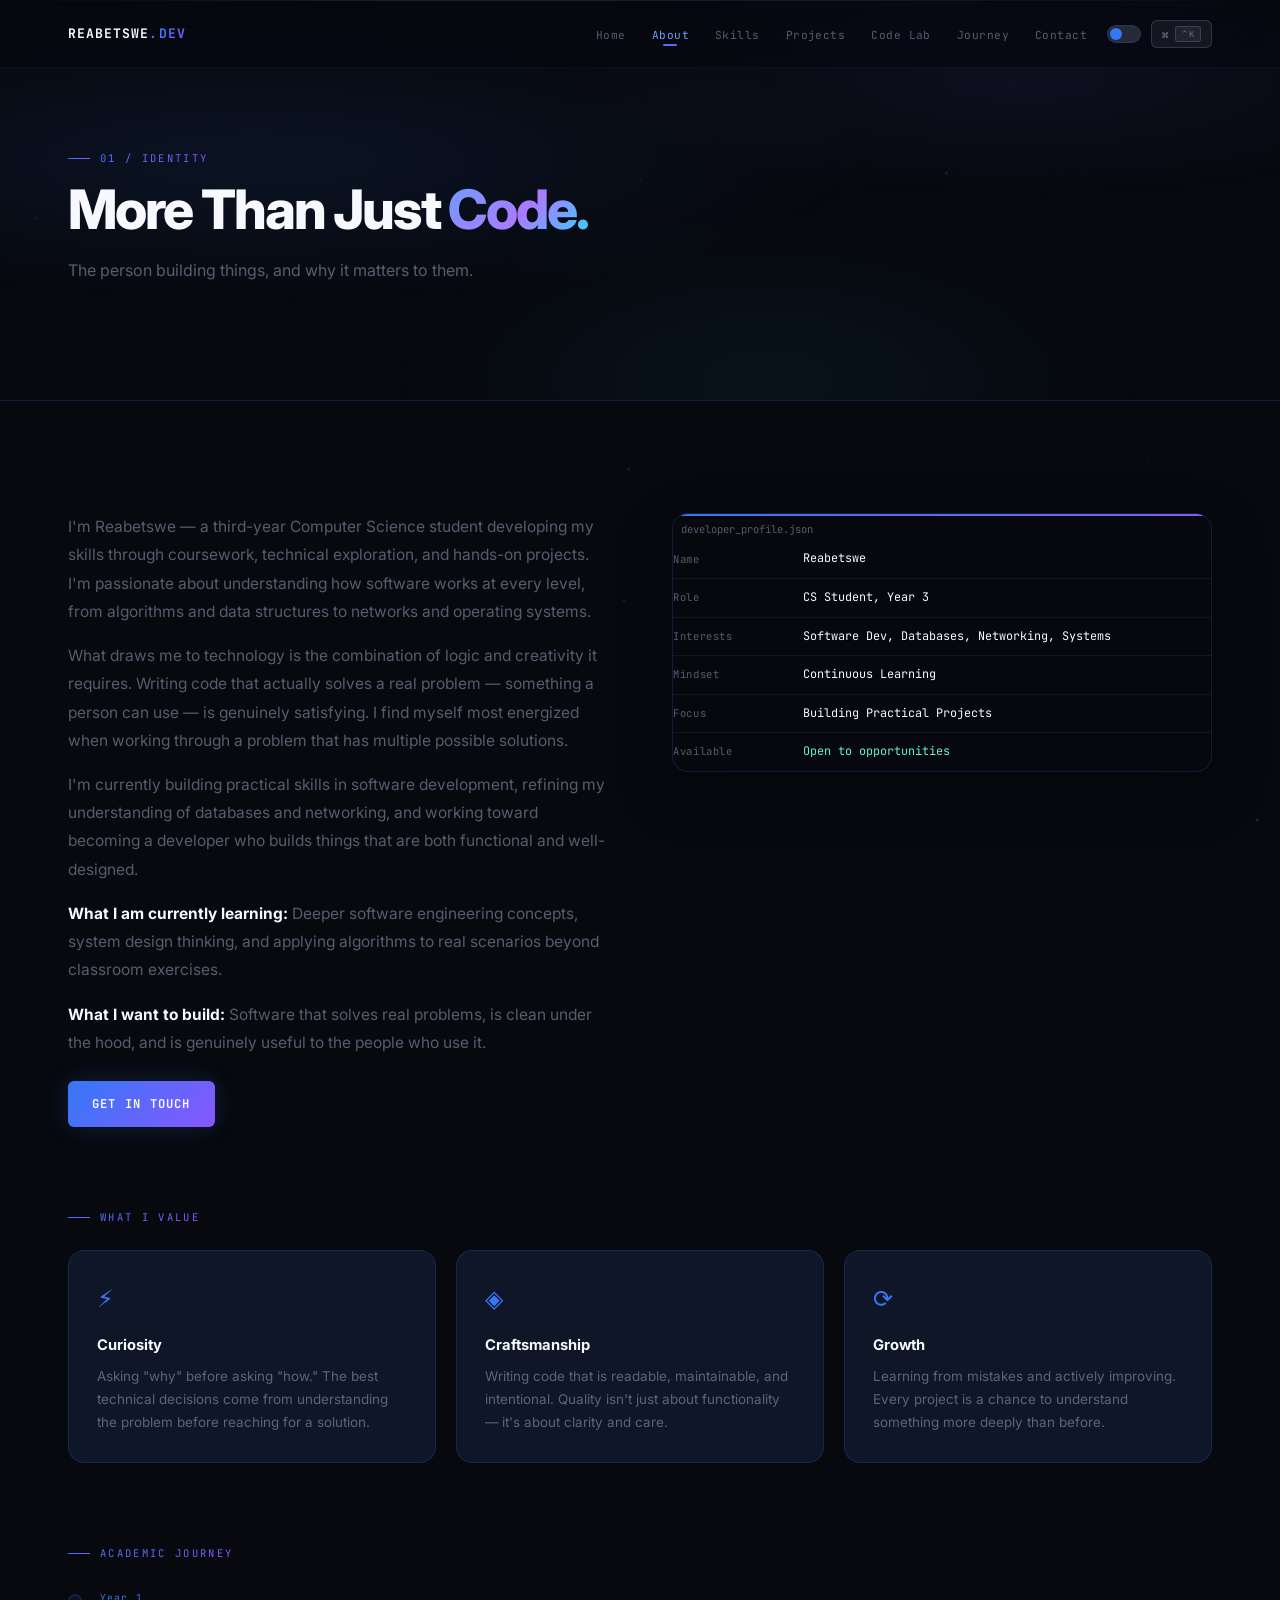
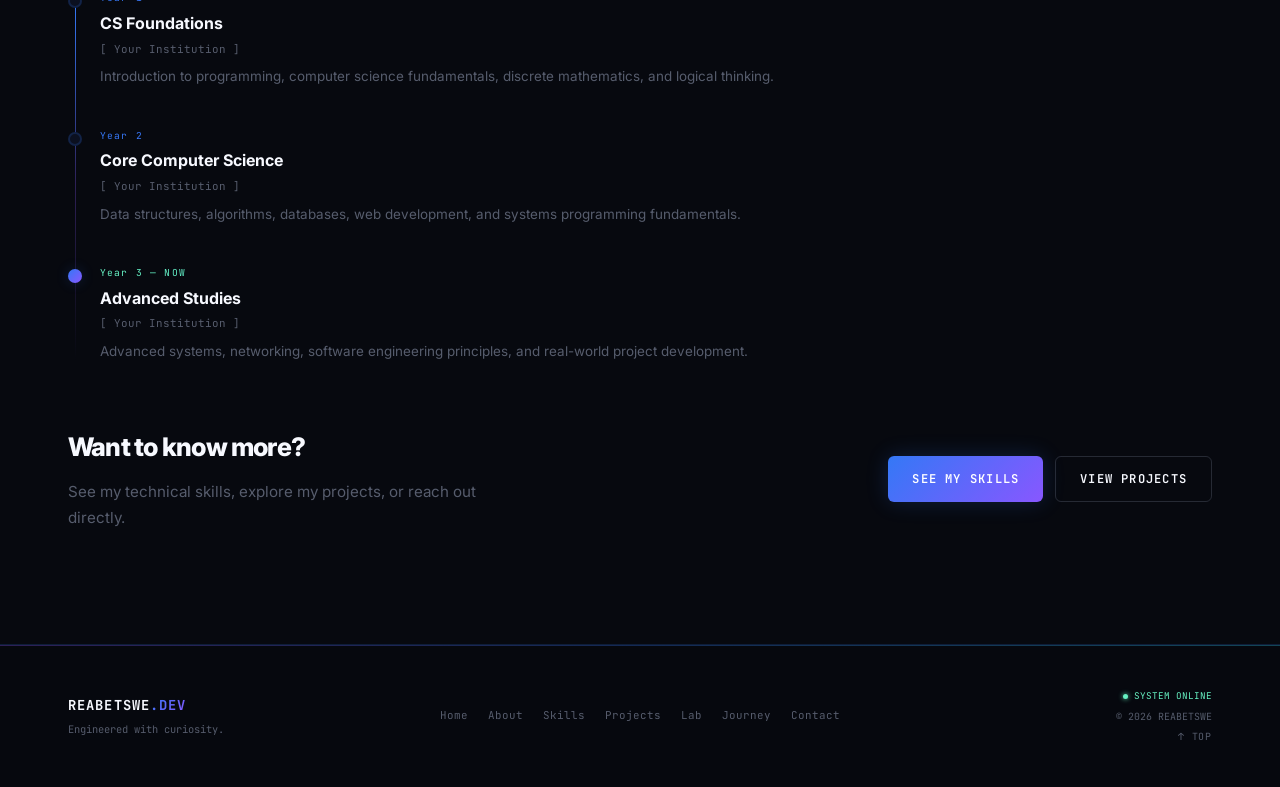
<file: pages/about.html>
<!DOCTYPE html>
<html lang="en" data-theme="">
<head>
  <meta charset="UTF-8"/>
  <meta name="viewport" content="width=device-width,initial-scale=1.0"/>
  <title>About Me — Reabetswe</title>
  <meta name="description" content="Learn about Reabetswe, a third-year CS student passionate about software development, databases, networking, and continuous learning."/>
  <meta name="theme-color" content="#07090F"/>
  <link rel="preconnect" href="https://fonts.googleapis.com"/>
  <link rel="preconnect" href="https://fonts.gstatic.com" crossorigin/>
  <link href="https://fonts.googleapis.com/css2?family=JetBrains+Mono:wght@300;400;500;600;700&family=Inter:wght@300;400;500;600;700;800&display=swap" rel="stylesheet"/>
  <link rel="stylesheet" href="../styles/tokens.css"/>
  <link rel="stylesheet" href="../styles/pages.css"/>
</head>
<body>
<canvas id="particleCanvas" aria-hidden="true"></canvas>
<div class="scan-line" aria-hidden="true"></div>

<nav class="nav" id="nav" aria-label="Main navigation">
  <div class="nav-inner">
    <a href="../index.html" class="nav-logo"><span class="nl-name">REABETSWE</span><span class="nl-dot">.</span><span class="nl-tld">DEV</span></a>
    <ul class="nav-links" role="list">
      <li><a href="../index.html"         class="nav-link">Home</a></li>
      <li><a href="about.html"            class="nav-link">About</a></li>
      <li><a href="skills.html"           class="nav-link">Skills</a></li>
      <li><a href="projects.html"         class="nav-link">Projects</a></li>
      <li><a href="lab.html"              class="nav-link">Code Lab</a></li>
      <li><a href="experience.html"       class="nav-link">Journey</a></li>
      <li><a href="contact.html"          class="nav-link">Contact</a></li>
    </ul>
    <div class="nav-actions">
      <button class="theme-toggle" id="themeToggle" aria-label="Toggle theme"></button>
      <button class="nav-cmd-btn" data-cmd aria-label="Command palette (Ctrl+K)">⌘ <kbd class="cmd-kbd">⌃K</kbd></button>
    </div>
    <button class="nav-toggle" id="navToggle" aria-label="Toggle menu" aria-expanded="false"><span></span><span></span><span></span></button>
  </div>
</nav>
<div class="mobile-menu" id="mobileMenu"><ul>
  <li><a href="../index.html">Home</a></li>
  <li><a href="about.html">About</a></li>
  <li><a href="skills.html">Skills</a></li>
  <li><a href="projects.html">Projects</a></li>
  <li><a href="lab.html">Code Lab</a></li>
  <li><a href="experience.html">Journey</a></li>
  <li><a href="contact.html">Contact</a></li>
</ul></div>
<div class="cmd-overlay" id="cmdOverlay" role="dialog" aria-modal="true">
  <div class="cmd-box">
    <div class="cmd-input-row"><span class="cmd-icon">⌘</span><input type="text" class="cmd-input" id="cmdInput" placeholder="Go to page..." autocomplete="off" spellcheck="false"/></div>
    <div class="cmd-results" id="cmdResults" role="listbox"></div>
    <div class="cmd-footer"><span class="cmd-hint"><kbd class="cmd-key">↑↓</kbd> navigate</span><span class="cmd-hint"><kbd class="cmd-key">↵</kbd> open</span><span class="cmd-hint"><kbd class="cmd-key">Esc</kbd> close</span></div>
  </div>
</div>

<!-- Page Hero -->
<section class="page-hero" aria-label="Page title">
  <div class="container">
    <div class="eyebrow">01 / IDENTITY</div>
    <h1 class="page-h1">More Than Just <span class="grad">Code.</span></h1>
    <p class="page-lead">The person building things, and why it matters to them.</p>
  </div>
</section>

<!-- About content -->
<div class="page-body">
  <div class="container">

    <!-- Main grid -->
    <div class="about-grid">
      <div class="about-intro reveal">
        <p>I'm Reabetswe — a third-year Computer Science student developing my skills through coursework, technical exploration, and hands-on projects. I'm passionate about understanding how software works at every level, from algorithms and data structures to networks and operating systems.</p>
        <p>What draws me to technology is the combination of logic and creativity it requires. Writing code that actually solves a real problem — something a person can use — is genuinely satisfying. I find myself most energized when working through a problem that has multiple possible solutions.</p>
        <p>I'm currently building practical skills in software development, refining my understanding of databases and networking, and working toward becoming a developer who builds things that are both functional and well-designed.</p>
        <p><strong style="color:var(--c-white)">What I am currently learning:</strong> Deeper software engineering concepts, system design thinking, and applying algorithms to real scenarios beyond classroom exercises.</p>
        <p><strong style="color:var(--c-white)">What I want to build:</strong> Software that solves real problems, is clean under the hood, and is genuinely useful to the people who use it.</p>
        <a href="contact.html" class="btn btn-primary" style="margin-top:8px;" data-cursor="CONNECT">GET IN TOUCH</a>
      </div>

      <div class="reveal" data-delay="100">
        <div class="about-profile-card">
          <div class="terminal-titlebar" style="border-radius:0;">
            <span class="tb tb-r"></span><span class="tb tb-y"></span><span class="tb tb-g"></span>
            <span class="term-title">developer_profile.json</span>
          </div>
          <div class="acp-body">
            <div class="apc-row"><span class="apc-k">Name</span>      <span class="apc-v">Reabetswe</span></div>
            <div class="apc-row"><span class="apc-k">Role</span>      <span class="apc-v">CS Student, Year 3</span></div>
            <div class="apc-row"><span class="apc-k">Interests</span> <span class="apc-v">Software Dev, Databases, Networking, Systems</span></div>
            <div class="apc-row"><span class="apc-k">Mindset</span>   <span class="apc-v">Continuous Learning</span></div>
            <div class="apc-row"><span class="apc-k">Focus</span>     <span class="apc-v">Building Practical Projects</span></div>
            <div class="apc-row"><span class="apc-k">Available</span> <span class="apc-v green">Open to opportunities</span></div>
          </div>
        </div>
      </div>
    </div>

    <!-- What I Value -->
    <div class="about-values reveal">
      <div class="eyebrow" style="margin-bottom:24px;">WHAT I VALUE</div>
      <div class="values-grid">
        <div class="value-card">
          <span class="val-icon">⚡</span>
          <div class="val-title">Curiosity</div>
          <p class="val-desc">Asking "why" before asking "how." The best technical decisions come from understanding the problem before reaching for a solution.</p>
        </div>
        <div class="value-card">
          <span class="val-icon">◈</span>
          <div class="val-title">Craftsmanship</div>
          <p class="val-desc">Writing code that is readable, maintainable, and intentional. Quality isn't just about functionality — it's about clarity and care.</p>
        </div>
        <div class="value-card">
          <span class="val-icon">⟳</span>
          <div class="val-title">Growth</div>
          <p class="val-desc">Learning from mistakes and actively improving. Every project is a chance to understand something more deeply than before.</p>
        </div>
      </div>
    </div>

    <!-- Academic Journey -->
    <div class="reveal" style="margin-bottom:64px;">
      <div class="eyebrow" style="margin-bottom:28px;">ACADEMIC JOURNEY</div>
      <div class="timeline">
        <div class="tl-item">
          <div class="tl-dot"></div>
          <div class="tl-year">Year 1</div>
          <div class="tl-title">CS Foundations</div>
          <div class="tl-sub">[ Your Institution ]</div>
          <p class="tl-desc">Introduction to programming, computer science fundamentals, discrete mathematics, and logical thinking.</p>
        </div>
        <div class="tl-item">
          <div class="tl-dot"></div>
          <div class="tl-year">Year 2</div>
          <div class="tl-title">Core Computer Science</div>
          <div class="tl-sub">[ Your Institution ]</div>
          <p class="tl-desc">Data structures, algorithms, databases, web development, and systems programming fundamentals.</p>
        </div>
        <div class="tl-item active">
          <div class="tl-dot"></div>
          <div class="tl-year">Year 3 — NOW</div>
          <div class="tl-title">Advanced Studies</div>
          <div class="tl-sub">[ Your Institution ]</div>
          <p class="tl-desc">Advanced systems, networking, software engineering principles, and real-world project development.</p>
        </div>
      </div>
    </div>

    <!-- CTA -->
    <div class="cta-inner reveal">
      <div class="cta-text">
        <h2 style="font-size:1.6rem;">Want to know more?</h2>
        <p>See my technical skills, explore my projects, or reach out directly.</p>
      </div>
      <div class="cta-btns">
        <a href="skills.html"   class="btn btn-primary">SEE MY SKILLS</a>
        <a href="projects.html" class="btn btn-ghost">VIEW PROJECTS</a>
      </div>
    </div>

  </div>
</div>

<!-- Footer -->
<footer class="footer" role="contentinfo">
  <div class="container">
    <div class="footer-inner">
      <div class="footer-brand"><div class="footer-logo">REABETSWE<span class="tld">.DEV</span></div><div class="footer-tag">Engineered with curiosity.</div></div>
      <nav class="footer-nav"><a href="../index.html">Home</a><a href="about.html">About</a><a href="skills.html">Skills</a><a href="projects.html">Projects</a><a href="lab.html">Lab</a><a href="experience.html">Journey</a><a href="contact.html">Contact</a></nav>
      <div class="footer-right"><div class="footer-status"><span class="footer-status-dot"></span> SYSTEM ONLINE</div><div class="footer-copy">&copy; 2026 REABETSWE</div><button class="back-top">↑ TOP</button></div>
    </div>
  </div>
</footer>

<div id="easterEgg" role="dialog" aria-modal="true"><div class="ee-content"><pre class="ee-pre">  ██████╗ ███████╗ █████╗ ██████╗
  ██╔══██╗██╔════╝██╔══██╗██╔══██╗
  ██████╔╝█████╗  ███████║██║  ██║
  ██╔══██╗██╔══╝  ██╔══██║██║  ██║
  ██║  ██║███████╗██║  ██║██████╔╝</pre><div class="ee-msg">🎮 You found it.</div><div class="ee-sub">↑ ↑ ↓ ↓ ← → ← → B A</div><div class="ee-sub" style="color:var(--c-mint)">Curiosity rewarded.</div><button class="ee-close" id="eeClose">← BACK</button></div></div>

<script src="../scripts/core.js"></script>
</body>
</html>
</file>
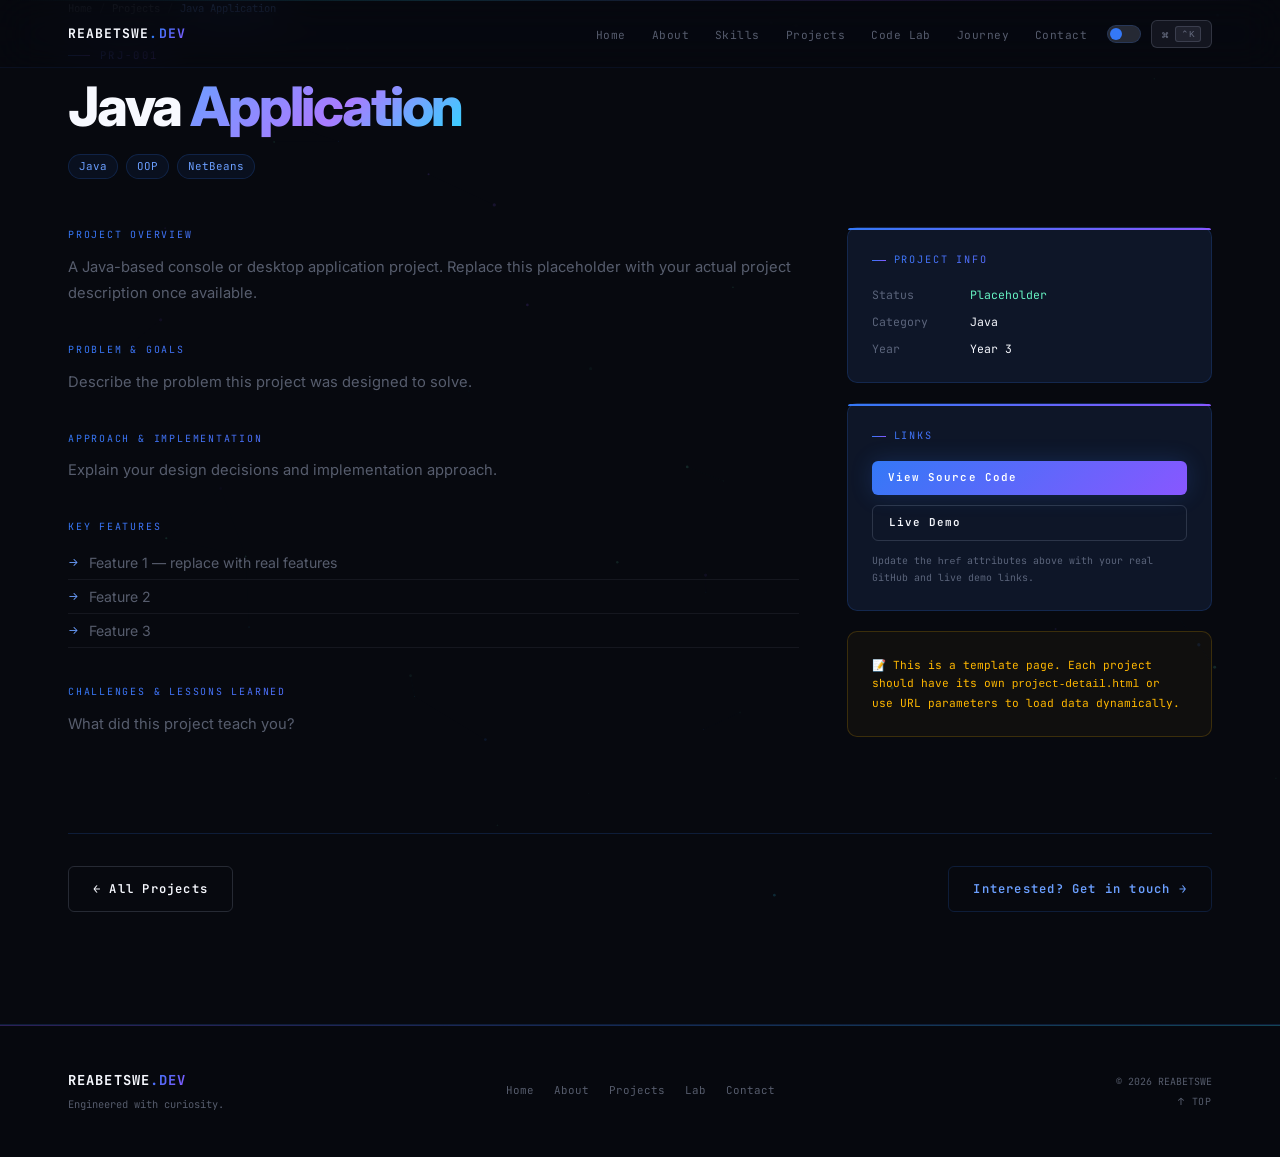
<file: pages/project-detail.html>
<!DOCTYPE html>
<html lang="en" data-theme="">
<head>
  <meta charset="UTF-8"/>
  <meta name="viewport" content="width=device-width,initial-scale=1.0"/>
  <title>Project Details — Reabetswe</title>
  <meta name="description" content="Detailed overview of a project by Reabetswe."/>
  <meta name="theme-color" content="#07090F"/>
  <link rel="preconnect" href="https://fonts.googleapis.com"/>
  <link rel="preconnect" href="https://fonts.gstatic.com" crossorigin/>
  <link href="https://fonts.googleapis.com/css2?family=JetBrains+Mono:wght@300;400;500;600;700&family=Inter:wght@300;400;500;600;700;800&display=swap" rel="stylesheet"/>
  <link rel="stylesheet" href="../styles/tokens.css"/>
  <link rel="stylesheet" href="../styles/pages.css"/>
</head>
<body>
<canvas id="particleCanvas" aria-hidden="true"></canvas>
<div class="scan-line" aria-hidden="true"></div>

<nav class="nav" id="nav" aria-label="Main navigation">
  <div class="nav-inner">
    <a href="../index.html" class="nav-logo"><span class="nl-name">REABETSWE</span><span class="nl-dot">.</span><span class="nl-tld">DEV</span></a>
    <ul class="nav-links" role="list">
      <li><a href="../index.html" class="nav-link">Home</a></li><li><a href="about.html" class="nav-link">About</a></li>
      <li><a href="skills.html" class="nav-link">Skills</a></li><li><a href="projects.html" class="nav-link">Projects</a></li>
      <li><a href="lab.html" class="nav-link">Code Lab</a></li><li><a href="experience.html" class="nav-link">Journey</a></li>
      <li><a href="contact.html" class="nav-link">Contact</a></li>
    </ul>
    <div class="nav-actions">
      <button class="theme-toggle" id="themeToggle" aria-label="Toggle theme"></button>
      <button class="nav-cmd-btn" data-cmd aria-label="Command palette">⌘ <kbd class="cmd-kbd">⌃K</kbd></button>
    </div>
    <button class="nav-toggle" id="navToggle" aria-label="Toggle menu" aria-expanded="false"><span></span><span></span><span></span></button>
  </div>
</nav>
<div class="mobile-menu" id="mobileMenu"><ul>
  <li><a href="../index.html">Home</a></li><li><a href="about.html">About</a></li><li><a href="skills.html">Skills</a></li>
  <li><a href="projects.html">Projects</a></li><li><a href="lab.html">Code Lab</a></li><li><a href="experience.html">Journey</a></li><li><a href="contact.html">Contact</a></li>
</ul></div>
<div class="cmd-overlay" id="cmdOverlay" role="dialog" aria-modal="true"><div class="cmd-box"><div class="cmd-input-row"><span class="cmd-icon">⌘</span><input type="text" class="cmd-input" id="cmdInput" placeholder="Go to page..." autocomplete="off"/></div><div class="cmd-results" id="cmdResults" role="listbox"></div><div class="cmd-footer"><span class="cmd-hint"><kbd class="cmd-key">↵</kbd> open</span><span class="cmd-hint"><kbd class="cmd-key">Esc</kbd> close</span></div></div></div>

<div class="page-body" style="padding-top:calc(var(--nav-h)+40px);">
  <div class="container">

    <!-- Breadcrumb -->
    <div class="breadcrumb">
      <a href="../index.html">Home</a><span class="bc-sep">/</span>
      <a href="projects.html">Projects</a><span class="bc-sep">/</span>
      <span class="bc-cur" id="detailTitle">Project Details</span>
    </div>

    <!-- Detail header -->
    <div class="proj-detail-header">
      <div class="eyebrow" id="detailId">PRJ-001</div>
      <h1 class="page-h1" id="detailH1">Project <span class="grad">Name</span></h1>
      <div id="detailTags" style="display:flex;flex-wrap:wrap;gap:8px;margin-top:14px;"></div>
    </div>

    <!-- Detail grid -->
    <div class="proj-detail-grid">
      <div>
        <div class="pd-section">
          <div class="pd-label">PROJECT OVERVIEW</div>
          <p class="pd-text" id="detailDesc">Replace this with your actual project description. Explain what the project does, who it's for, and why you built it.</p>
        </div>
        <div class="pd-section">
          <div class="pd-label">PROBLEM &amp; GOALS</div>
          <p class="pd-text" id="detailProblem">Describe the specific problem this project was designed to solve. What gap did it fill? What constraints did you work within?</p>
        </div>
        <div class="pd-section">
          <div class="pd-label">APPROACH &amp; IMPLEMENTATION</div>
          <p class="pd-text" id="detailApproach">Explain how you approached building this. What design decisions did you make? What architecture or patterns did you use?</p>
        </div>
        <div class="pd-section">
          <div class="pd-label">KEY FEATURES</div>
          <ul class="pd-list" id="detailFeatures">
            <li>Feature 1 — Replace with actual features</li>
            <li>Feature 2 — Describe what each feature does</li>
            <li>Feature 3 — Focus on what makes it interesting</li>
          </ul>
        </div>
        <div class="pd-section">
          <div class="pd-label">CHALLENGES &amp; LESSONS LEARNED</div>
          <p class="pd-text" id="detailLessons">What was harder than expected? What would you do differently? What did this project teach you about programming or problem-solving?</p>
        </div>
      </div>

      <div>
        <div class="panel panel-accent" style="margin-bottom:20px;">
          <div class="plabel">PROJECT INFO</div>
          <div style="display:flex;flex-direction:column;gap:10px;">
            <div style="display:grid;grid-template-columns:90px 1fr;gap:8px;font-family:var(--font-mono);font-size:0.72rem;">
              <span style="color:var(--c-dim);">Status</span><span style="color:var(--c-mint);" id="detailStatus">Placeholder</span>
              <span style="color:var(--c-dim);">Category</span><span id="detailCat">—</span>
              <span style="color:var(--c-dim);">Year</span><span id="detailYear">Year 3</span>
            </div>
          </div>
        </div>

        <div class="panel panel-accent" style="margin-bottom:20px;">
          <div class="plabel">LINKS</div>
          <div style="display:flex;flex-direction:column;gap:10px;">
            <a href="#" class="btn btn-primary btn-sm" id="detailGhLink" target="_blank" rel="noopener">View Source Code</a>
            <a href="#" class="btn btn-ghost btn-sm" id="detailDemoLink" target="_blank" rel="noopener">Live Demo</a>
          </div>
          <p style="font-family:var(--font-mono);font-size:0.62rem;color:var(--c-dim);margin-top:12px;line-height:1.6;">Update the <code>href</code> attributes above with your real GitHub and live demo links.</p>
        </div>

        <div class="panel" style="background:rgba(255,184,0,0.04);border-color:rgba(255,184,0,0.18);">
          <p style="font-family:var(--font-mono);font-size:0.7rem;color:var(--c-yellow);line-height:1.65;">📝 This is a template page. Each project should have its own <code>project-detail.html</code> or use URL parameters to load data dynamically.</p>
        </div>
      </div>
    </div>

    <!-- Next project nav -->
    <div class="proj-nav">
      <a href="projects.html" class="btn btn-ghost">← All Projects</a>
      <a href="contact.html"  class="btn btn-outline">Interested? Get in touch →</a>
    </div>

  </div>
</div>

<footer class="footer" role="contentinfo"><div class="container"><div class="footer-inner">
  <div class="footer-brand"><div class="footer-logo">REABETSWE<span class="tld">.DEV</span></div><div class="footer-tag">Engineered with curiosity.</div></div>
  <nav class="footer-nav"><a href="../index.html">Home</a><a href="about.html">About</a><a href="projects.html">Projects</a><a href="lab.html">Lab</a><a href="contact.html">Contact</a></nav>
  <div class="footer-right"><div class="footer-copy">&copy; 2026 REABETSWE</div><button class="back-top">↑ TOP</button></div>
</div></div></footer>

<div id="easterEgg" role="dialog" aria-modal="true"><div class="ee-content"><pre class="ee-pre">  ██████╗ ███████╗ █████╗ ██████╗</pre><div class="ee-msg">🎮 You found it.</div><button class="ee-close" id="eeClose">← BACK</button></div></div>

<script src="../scripts/core.js"></script>
<script>
// Populate detail page from URL params
(function () {
  const params = new URLSearchParams(window.location.search);
  const id = params.get('id');
  const PROJECTS = {
    prj001: { id:'PRJ-001', title:'Java Application', tags:['Java','OOP','NetBeans'], cat:'Java', desc:'A Java-based console or desktop application project. Replace this placeholder with your actual project description once available.', problem:'Describe the problem this project was designed to solve.', approach:'Explain your design decisions and implementation approach.', features:['Feature 1 — replace with real features','Feature 2','Feature 3'], lessons:'What did this project teach you?', status:'Placeholder' },
    prj002: { id:'PRJ-002', title:'Database Management System', tags:['SQL','Database Design','ERD'], cat:'Database', desc:'A relational database project designed and queried using SQL. Replace with your actual details.', problem:'What data problem does this system solve?', approach:'Describe your schema design and query approach.', features:['Schema design','Query optimisation','Data integrity rules'], lessons:'What did you learn about database design?', status:'Placeholder' },
    prj003: { id:'PRJ-003', title:'Web Development Project', tags:['HTML','CSS','JavaScript'], cat:'Web', desc:'A front-end or full-stack web project. Replace with your actual project name, purpose, and features.', problem:'What user need does this project address?', approach:'Describe your layout, structure, and interactive features.', features:['Responsive layout','Interactive UI','Clean code'], lessons:'What did you learn about web development?', status:'Placeholder' },
    prj004: { id:'PRJ-004', title:'Networking / Systems Project', tags:['Linux','Networking','C'], cat:'Systems', desc:'A networking, Linux, or computer architecture project. Replace with your actual technical details.', problem:'What systems challenge does this address?', approach:'Describe your technical implementation and tools used.', features:['Network configuration','Protocol implementation','System-level work'], lessons:'What did this project teach you about systems?', status:'Placeholder' },
  };
  const p = PROJECTS[id] || PROJECTS.prj001;
  document.getElementById('detailTitle').textContent = p.title;
  document.getElementById('detailId').textContent    = p.id;
  document.getElementById('detailH1').innerHTML      = p.title.replace(/(\w+)$/, '<span class="grad">$1</span>');
  document.getElementById('detailDesc').textContent  = p.desc;
  document.getElementById('detailProblem').textContent = p.problem;
  document.getElementById('detailApproach').textContent = p.approach;
  document.getElementById('detailLessons').textContent  = p.lessons;
  document.getElementById('detailStatus').textContent   = p.status;
  document.getElementById('detailCat').textContent      = p.cat;
  document.getElementById('detailTags').innerHTML = p.tags.map(t=>`<span class="chip">${t}</span>`).join('');
  document.getElementById('detailFeatures').innerHTML = p.features.map(f=>`<li>${f}</li>`).join('');
  document.title = `${p.title} — Reabetswe`;
})();
</script>
</body>
</html>
</file>
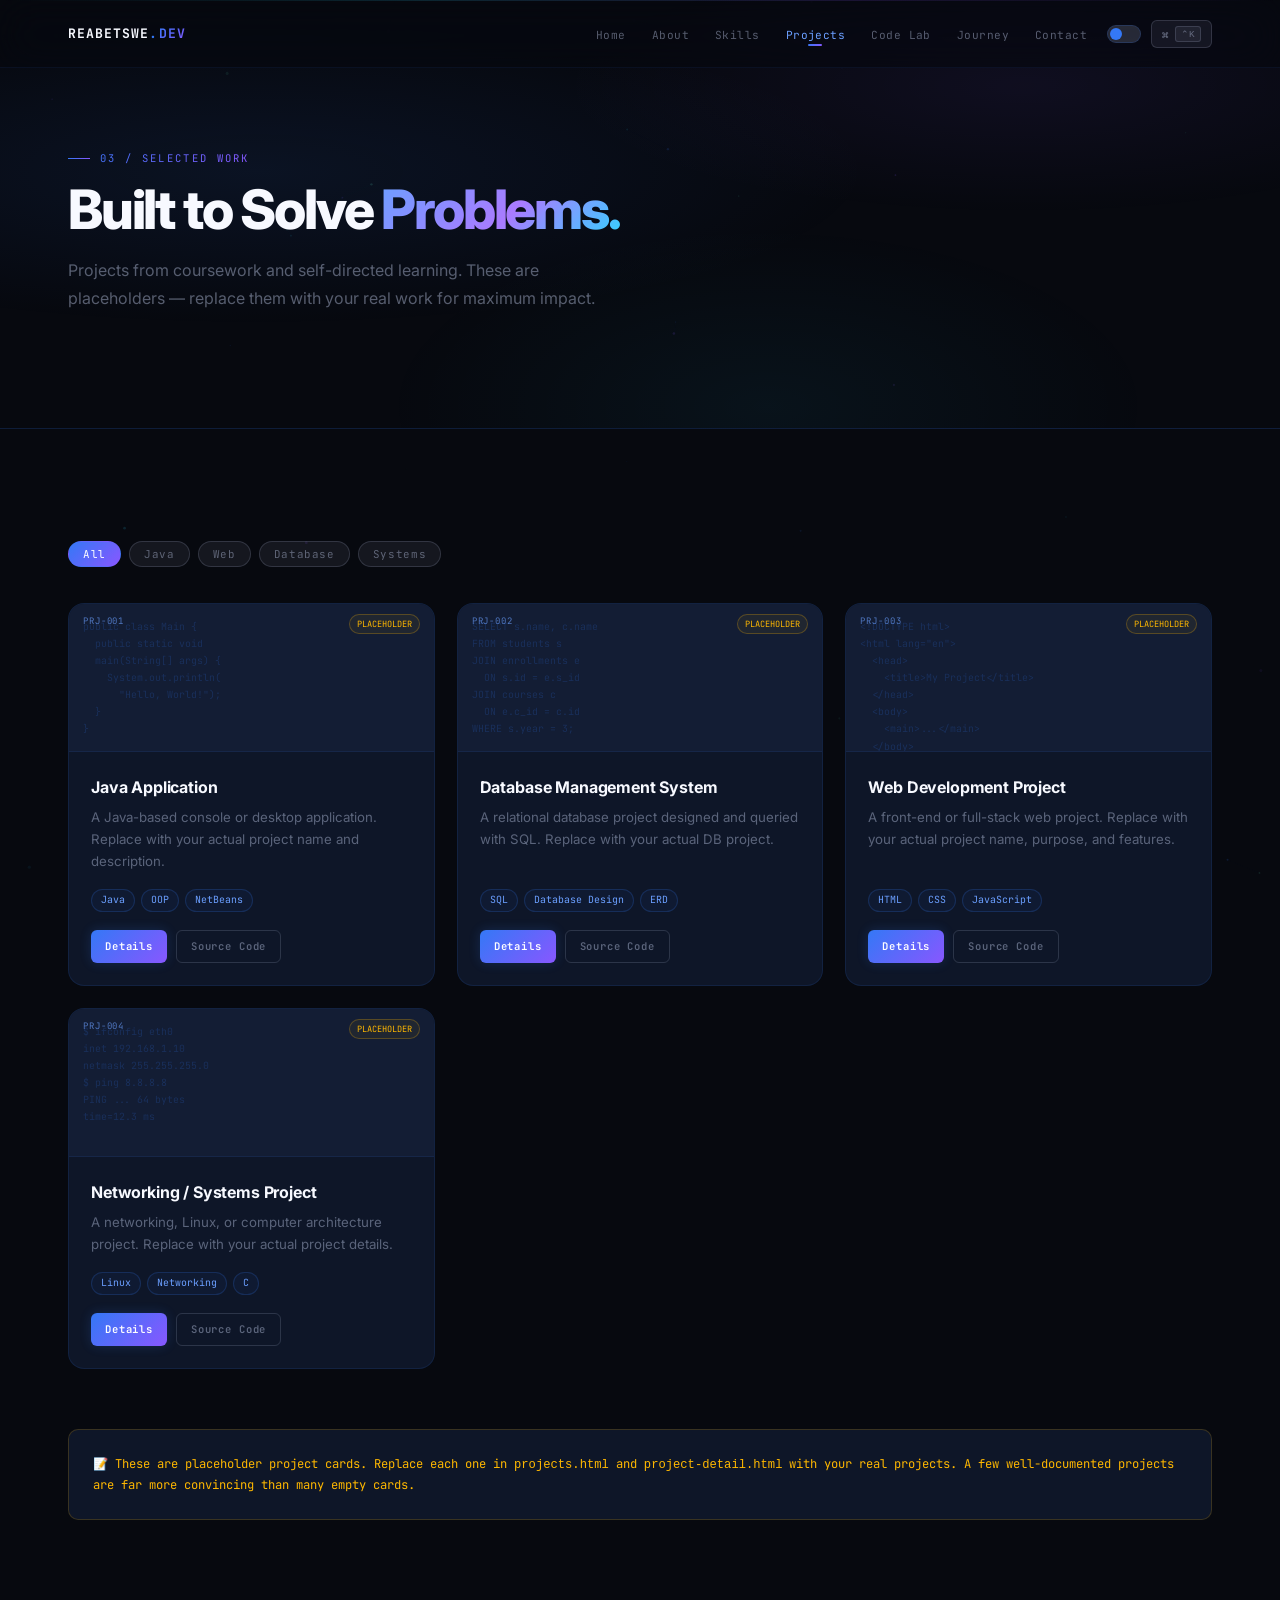
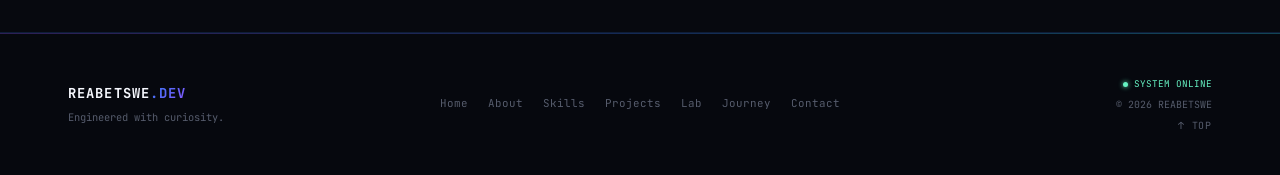
<file: pages/projects.html>
<!DOCTYPE html>
<html lang="en" data-theme="">
<head>
  <meta charset="UTF-8"/>
  <meta name="viewport" content="width=device-width,initial-scale=1.0"/>
  <title>Projects — Reabetswe</title>
  <meta name="description" content="Projects by Reabetswe — Java applications, database systems, web development, and networking projects."/>
  <meta name="theme-color" content="#07090F"/>
  <link rel="preconnect" href="https://fonts.googleapis.com"/>
  <link rel="preconnect" href="https://fonts.gstatic.com" crossorigin/>
  <link href="https://fonts.googleapis.com/css2?family=JetBrains+Mono:wght@300;400;500;600;700&family=Inter:wght@300;400;500;600;700;800&display=swap" rel="stylesheet"/>
  <link rel="stylesheet" href="../styles/tokens.css"/>
  <link rel="stylesheet" href="../styles/pages.css"/>
</head>
<body>
<canvas id="particleCanvas" aria-hidden="true"></canvas>
<div class="scan-line" aria-hidden="true"></div>

<nav class="nav" id="nav" aria-label="Main navigation">
  <div class="nav-inner">
    <a href="../index.html" class="nav-logo"><span class="nl-name">REABETSWE</span><span class="nl-dot">.</span><span class="nl-tld">DEV</span></a>
    <ul class="nav-links" role="list">
      <li><a href="../index.html"   class="nav-link">Home</a></li><li><a href="about.html" class="nav-link">About</a></li>
      <li><a href="skills.html"     class="nav-link">Skills</a></li><li><a href="projects.html" class="nav-link">Projects</a></li>
      <li><a href="lab.html"        class="nav-link">Code Lab</a></li><li><a href="experience.html" class="nav-link">Journey</a></li>
      <li><a href="contact.html"    class="nav-link">Contact</a></li>
    </ul>
    <div class="nav-actions">
      <button class="theme-toggle" id="themeToggle" aria-label="Toggle theme"></button>
      <button class="nav-cmd-btn" data-cmd aria-label="Command palette">⌘ <kbd class="cmd-kbd">⌃K</kbd></button>
    </div>
    <button class="nav-toggle" id="navToggle" aria-label="Toggle menu" aria-expanded="false"><span></span><span></span><span></span></button>
  </div>
</nav>
<div class="mobile-menu" id="mobileMenu"><ul>
  <li><a href="../index.html">Home</a></li><li><a href="about.html">About</a></li><li><a href="skills.html">Skills</a></li>
  <li><a href="projects.html">Projects</a></li><li><a href="lab.html">Code Lab</a></li><li><a href="experience.html">Journey</a></li><li><a href="contact.html">Contact</a></li>
</ul></div>
<div class="cmd-overlay" id="cmdOverlay" role="dialog" aria-modal="true"><div class="cmd-box"><div class="cmd-input-row"><span class="cmd-icon">⌘</span><input type="text" class="cmd-input" id="cmdInput" placeholder="Go to page..." autocomplete="off"/></div><div class="cmd-results" id="cmdResults" role="listbox"></div><div class="cmd-footer"><span class="cmd-hint"><kbd class="cmd-key">↵</kbd> open</span><span class="cmd-hint"><kbd class="cmd-key">Esc</kbd> close</span></div></div></div>

<section class="page-hero">
  <div class="container">
    <div class="eyebrow">03 / SELECTED WORK</div>
    <h1 class="page-h1">Built to Solve <span class="grad">Problems.</span></h1>
    <p class="page-lead">Projects from coursework and self-directed learning. These are placeholders — replace them with your real work for maximum impact.</p>
  </div>
</section>

<div class="page-body">
  <div class="container">

    <div class="proj-filters reveal" role="group" aria-label="Filter projects">
      <button class="pf active" data-filter="all">All</button>
      <button class="pf" data-filter="java">Java</button>
      <button class="pf" data-filter="web">Web</button>
      <button class="pf" data-filter="db">Database</button>
      <button class="pf" data-filter="systems">Systems</button>
    </div>

    <div class="proj-grid">

      <!-- PRJ-001 -->
      <article class="proj-card reveal" data-cat="java">
        <div class="proj-preview">
          <div class="proj-code">public class Main {
  public static void
  main(String[] args) {
    System.out.println(
      "Hello, World!");
  }
}</div>
          <span class="proj-pid">PRJ-001</span>
          <span class="proj-badge">PLACEHOLDER</span>
        </div>
        <div class="proj-body">
          <h3 class="proj-name">Java Application</h3>
          <p class="proj-desc">A Java-based console or desktop application. Replace with your actual project name and description.</p>
          <div class="proj-tags"><span class="proj-tag">Java</span><span class="proj-tag">OOP</span><span class="proj-tag">NetBeans</span></div>
          <div class="proj-actions">
            <a href="project-detail.html?id=prj001" class="proj-btn pb-primary" data-cursor="OPEN">Details</a>
            <a href="#" class="proj-btn pb-ghost" target="_blank" rel="noopener">Source Code</a>
          </div>
        </div>
      </article>

      <!-- PRJ-002 -->
      <article class="proj-card reveal" data-cat="db" data-delay="80">
        <div class="proj-preview">
          <div class="proj-code">SELECT s.name, c.name
FROM students s
JOIN enrollments e
  ON s.id = e.s_id
JOIN courses c
  ON e.c_id = c.id
WHERE s.year = 3;</div>
          <span class="proj-pid">PRJ-002</span>
          <span class="proj-badge">PLACEHOLDER</span>
        </div>
        <div class="proj-body">
          <h3 class="proj-name">Database Management System</h3>
          <p class="proj-desc">A relational database project designed and queried with SQL. Replace with your actual DB project.</p>
          <div class="proj-tags"><span class="proj-tag">SQL</span><span class="proj-tag">Database Design</span><span class="proj-tag">ERD</span></div>
          <div class="proj-actions">
            <a href="project-detail.html?id=prj002" class="proj-btn pb-primary" data-cursor="OPEN">Details</a>
            <a href="#" class="proj-btn pb-ghost" target="_blank" rel="noopener">Source Code</a>
          </div>
        </div>
      </article>

      <!-- PRJ-003 -->
      <article class="proj-card reveal" data-cat="web" data-delay="160">
        <div class="proj-preview">
          <div class="proj-code">&lt;!DOCTYPE html&gt;
&lt;html lang="en"&gt;
  &lt;head&gt;
    &lt;title&gt;My Project&lt;/title&gt;
  &lt;/head&gt;
  &lt;body&gt;
    &lt;main&gt;...&lt;/main&gt;
  &lt;/body&gt;</div>
          <span class="proj-pid">PRJ-003</span>
          <span class="proj-badge">PLACEHOLDER</span>
        </div>
        <div class="proj-body">
          <h3 class="proj-name">Web Development Project</h3>
          <p class="proj-desc">A front-end or full-stack web project. Replace with your actual project name, purpose, and features.</p>
          <div class="proj-tags"><span class="proj-tag">HTML</span><span class="proj-tag">CSS</span><span class="proj-tag">JavaScript</span></div>
          <div class="proj-actions">
            <a href="project-detail.html?id=prj003" class="proj-btn pb-primary" data-cursor="OPEN">Details</a>
            <a href="#" class="proj-btn pb-ghost" target="_blank" rel="noopener">Source Code</a>
          </div>
        </div>
      </article>

      <!-- PRJ-004 -->
      <article class="proj-card reveal" data-cat="systems" data-delay="240">
        <div class="proj-preview">
          <div class="proj-code">$ ifconfig eth0
inet 192.168.1.10
netmask 255.255.255.0
$ ping 8.8.8.8
PING ... 64 bytes
time=12.3 ms</div>
          <span class="proj-pid">PRJ-004</span>
          <span class="proj-badge">PLACEHOLDER</span>
        </div>
        <div class="proj-body">
          <h3 class="proj-name">Networking / Systems Project</h3>
          <p class="proj-desc">A networking, Linux, or computer architecture project. Replace with your actual project details.</p>
          <div class="proj-tags"><span class="proj-tag">Linux</span><span class="proj-tag">Networking</span><span class="proj-tag">C</span></div>
          <div class="proj-actions">
            <a href="project-detail.html?id=prj004" class="proj-btn pb-primary" data-cursor="OPEN">Details</a>
            <a href="#" class="proj-btn pb-ghost" target="_blank" rel="noopener">Source Code</a>
          </div>
        </div>
      </article>

    </div>

    <div class="reveal" style="margin-top:60px;padding:24px;background:var(--c-surface2);border:1px solid rgba(255,184,0,0.18);border-radius:var(--r-md);">
      <p style="font-family:var(--font-mono);font-size:0.76rem;color:var(--c-yellow);line-height:1.65;">
        📝 These are placeholder project cards. Replace each one in <code>projects.html</code> and <code>project-detail.html</code> with your real projects. A few well-documented projects are far more convincing than many empty cards.
      </p>
    </div>

  </div>
</div>

<footer class="footer" role="contentinfo"><div class="container"><div class="footer-inner">
  <div class="footer-brand"><div class="footer-logo">REABETSWE<span class="tld">.DEV</span></div><div class="footer-tag">Engineered with curiosity.</div></div>
  <nav class="footer-nav"><a href="../index.html">Home</a><a href="about.html">About</a><a href="skills.html">Skills</a><a href="projects.html">Projects</a><a href="lab.html">Lab</a><a href="experience.html">Journey</a><a href="contact.html">Contact</a></nav>
  <div class="footer-right"><div class="footer-status"><span class="footer-status-dot"></span> SYSTEM ONLINE</div><div class="footer-copy">&copy; 2026 REABETSWE</div><button class="back-top">↑ TOP</button></div>
</div></div></footer>

<div id="easterEgg" role="dialog" aria-modal="true"><div class="ee-content"><pre class="ee-pre">  ██████╗ ███████╗ █████╗ ██████╗</pre><div class="ee-msg">🎮 You found it.</div><div class="ee-sub">↑ ↑ ↓ ↓ ← → ← → B A</div><button class="ee-close" id="eeClose">← BACK</button></div></div>

<script src="../scripts/core.js"></script>
<script src="../scripts/projects.js"></script>
</body>
</html>
</file>
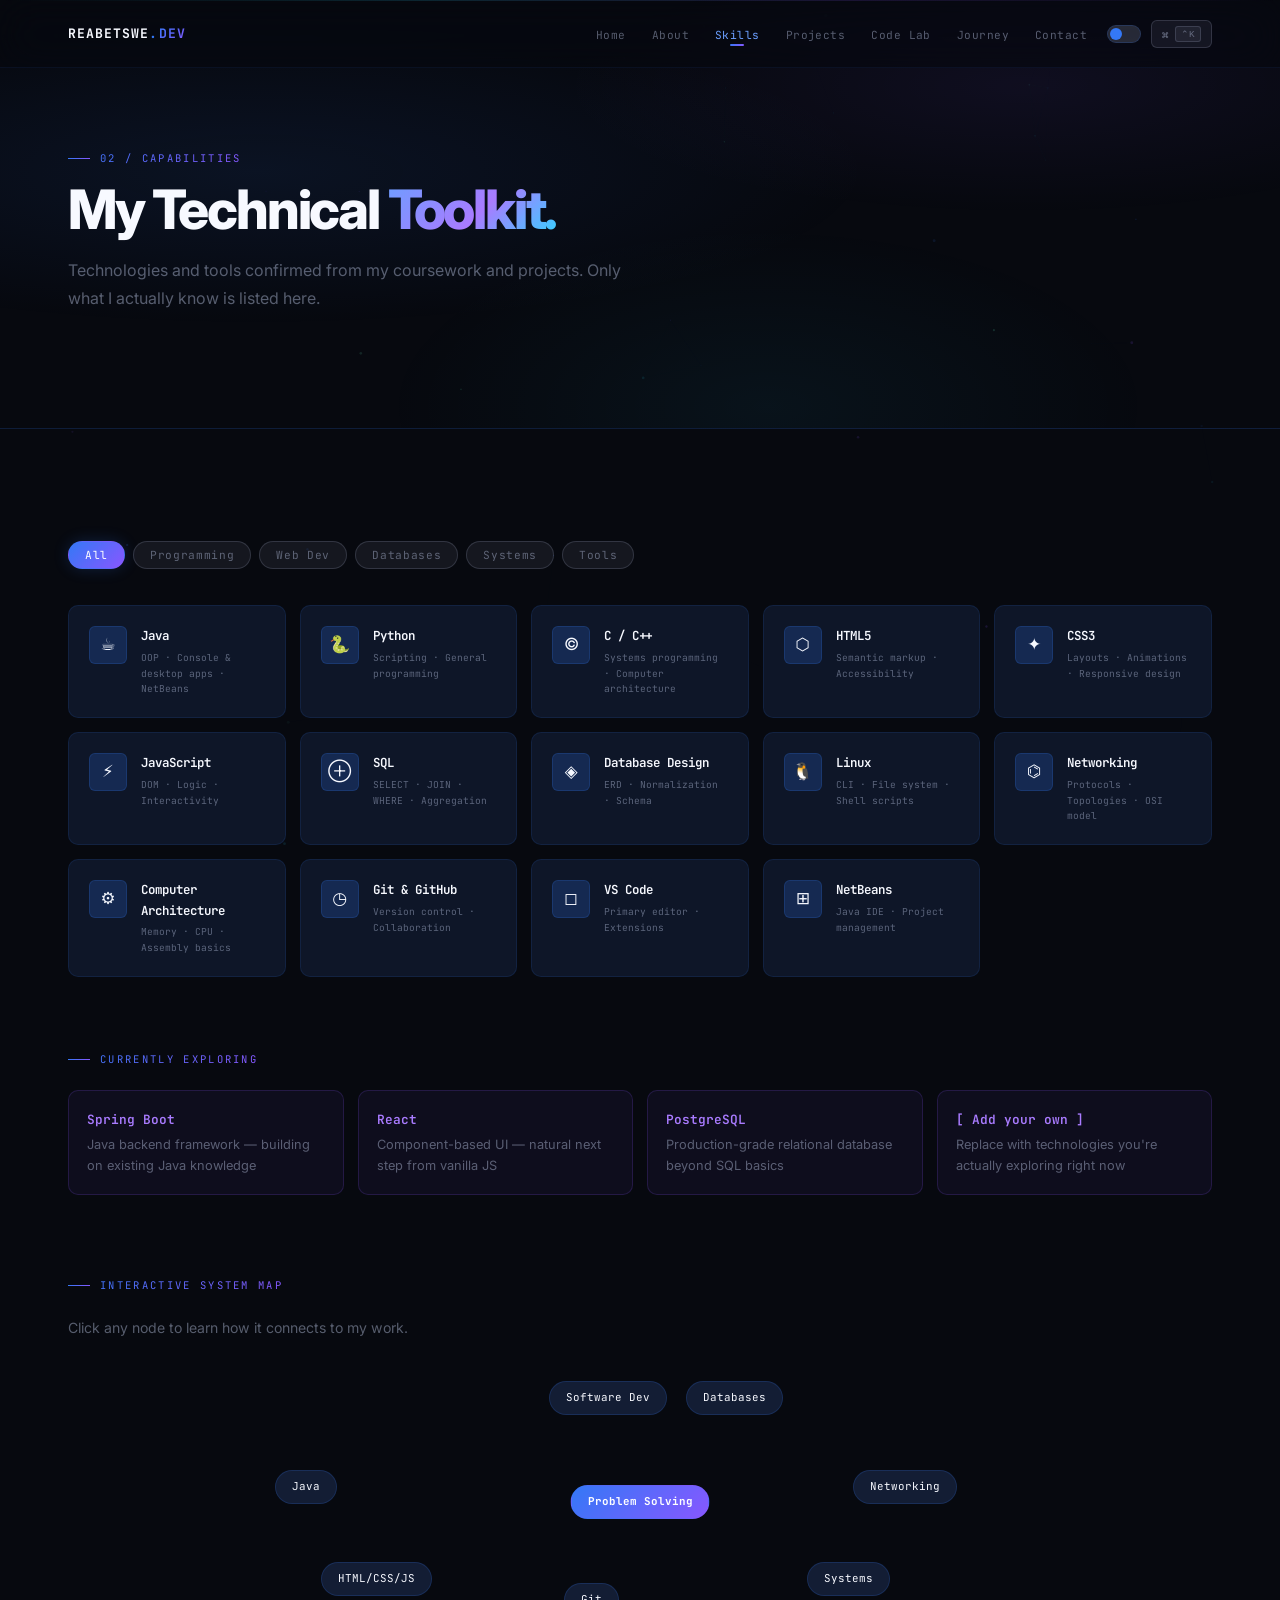
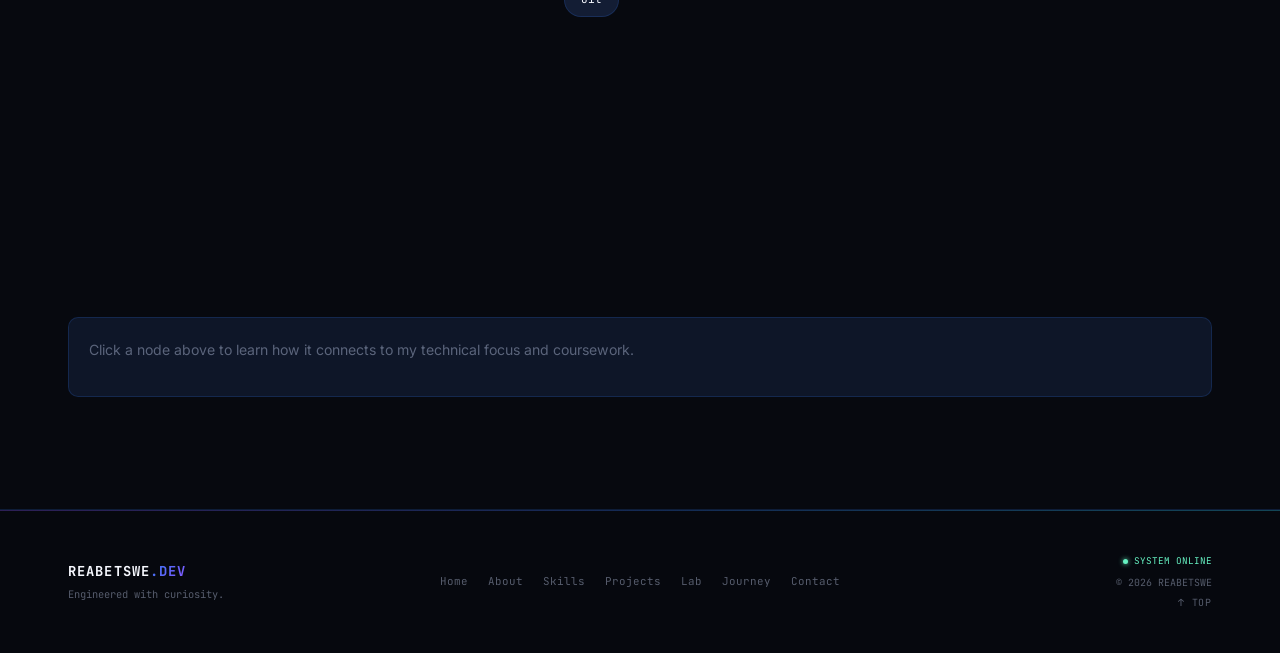
<file: pages/skills.html>
<!DOCTYPE html>
<html lang="en" data-theme="">
<head>
  <meta charset="UTF-8"/>
  <meta name="viewport" content="width=device-width,initial-scale=1.0"/>
  <title>Technical Skills — Reabetswe</title>
  <meta name="description" content="Reabetswe's technical skills: Java, Python, C/C++, HTML/CSS/JS, SQL, Linux, Git, and more."/>
  <meta name="theme-color" content="#07090F"/>
  <link rel="preconnect" href="https://fonts.googleapis.com"/>
  <link rel="preconnect" href="https://fonts.gstatic.com" crossorigin/>
  <link href="https://fonts.googleapis.com/css2?family=JetBrains+Mono:wght@300;400;500;600;700&family=Inter:wght@300;400;500;600;700;800&display=swap" rel="stylesheet"/>
  <link rel="stylesheet" href="../styles/tokens.css"/>
  <link rel="stylesheet" href="../styles/pages.css"/>
</head>
<body>
<canvas id="particleCanvas" aria-hidden="true"></canvas>
<div class="scan-line" aria-hidden="true"></div>

<nav class="nav" id="nav" aria-label="Main navigation">
  <div class="nav-inner">
    <a href="../index.html" class="nav-logo"><span class="nl-name">REABETSWE</span><span class="nl-dot">.</span><span class="nl-tld">DEV</span></a>
    <ul class="nav-links" role="list">
      <li><a href="../index.html"   class="nav-link">Home</a></li>
      <li><a href="about.html"      class="nav-link">About</a></li>
      <li><a href="skills.html"     class="nav-link">Skills</a></li>
      <li><a href="projects.html"   class="nav-link">Projects</a></li>
      <li><a href="lab.html"        class="nav-link">Code Lab</a></li>
      <li><a href="experience.html" class="nav-link">Journey</a></li>
      <li><a href="contact.html"    class="nav-link">Contact</a></li>
    </ul>
    <div class="nav-actions">
      <button class="theme-toggle" id="themeToggle" aria-label="Toggle theme"></button>
      <button class="nav-cmd-btn" data-cmd aria-label="Command palette">⌘ <kbd class="cmd-kbd">⌃K</kbd></button>
    </div>
    <button class="nav-toggle" id="navToggle" aria-label="Toggle menu" aria-expanded="false"><span></span><span></span><span></span></button>
  </div>
</nav>
<div class="mobile-menu" id="mobileMenu"><ul>
  <li><a href="../index.html">Home</a></li><li><a href="about.html">About</a></li>
  <li><a href="skills.html">Skills</a></li><li><a href="projects.html">Projects</a></li>
  <li><a href="lab.html">Code Lab</a></li><li><a href="experience.html">Journey</a></li><li><a href="contact.html">Contact</a></li>
</ul></div>
<div class="cmd-overlay" id="cmdOverlay" role="dialog" aria-modal="true"><div class="cmd-box"><div class="cmd-input-row"><span class="cmd-icon">⌘</span><input type="text" class="cmd-input" id="cmdInput" placeholder="Go to page..." autocomplete="off" spellcheck="false"/></div><div class="cmd-results" id="cmdResults" role="listbox"></div><div class="cmd-footer"><span class="cmd-hint"><kbd class="cmd-key">↑↓</kbd></span><span class="cmd-hint"><kbd class="cmd-key">↵</kbd> open</span><span class="cmd-hint"><kbd class="cmd-key">Esc</kbd> close</span></div></div></div>

<!-- Page Hero -->
<section class="page-hero">
  <div class="container">
    <div class="eyebrow">02 / CAPABILITIES</div>
    <h1 class="page-h1">My Technical <span class="grad">Toolkit.</span></h1>
    <p class="page-lead">Technologies and tools confirmed from my coursework and projects. Only what I actually know is listed here.</p>
  </div>
</section>

<div class="page-body">
  <div class="container">

    <!-- Category filters -->
    <div class="skills-cats reveal" role="tablist" aria-label="Skill categories">
      <button class="sk-cat active" data-cat="all"     role="tab" aria-selected="true">All</button>
      <button class="sk-cat"        data-cat="prog"    role="tab" aria-selected="false">Programming</button>
      <button class="sk-cat"        data-cat="web"     role="tab" aria-selected="false">Web Dev</button>
      <button class="sk-cat"        data-cat="db"      role="tab" aria-selected="false">Databases</button>
      <button class="sk-cat"        data-cat="systems" role="tab" aria-selected="false">Systems</button>
      <button class="sk-cat"        data-cat="tools"   role="tab" aria-selected="false">Tools</button>
    </div>

    <div class="skill-panels reveal">
      <!-- ALL -->
      <div class="skills-grid active" data-panel="all" role="tabpanel">
        <div class="sk-card"><div class="sk-icon">☕</div><div><div class="sk-name">Java</div><div class="sk-sub">OOP · Console &amp; desktop apps · NetBeans</div></div></div>
        <div class="sk-card"><div class="sk-icon">🐍</div><div><div class="sk-name">Python</div><div class="sk-sub">Scripting · General programming</div></div></div>
        <div class="sk-card"><div class="sk-icon">©</div><div><div class="sk-name">C / C++</div><div class="sk-sub">Systems programming · Computer architecture</div></div></div>
        <div class="sk-card"><div class="sk-icon">⬡</div><div><div class="sk-name">HTML5</div><div class="sk-sub">Semantic markup · Accessibility</div></div></div>
        <div class="sk-card"><div class="sk-icon">✦</div><div><div class="sk-name">CSS3</div><div class="sk-sub">Layouts · Animations · Responsive design</div></div></div>
        <div class="sk-card"><div class="sk-icon">⚡</div><div><div class="sk-name">JavaScript</div><div class="sk-sub">DOM · Logic · Interactivity</div></div></div>
        <div class="sk-card"><div class="sk-icon">⊕</div><div><div class="sk-name">SQL</div><div class="sk-sub">SELECT · JOIN · WHERE · Aggregation</div></div></div>
        <div class="sk-card"><div class="sk-icon">◈</div><div><div class="sk-name">Database Design</div><div class="sk-sub">ERD · Normalization · Schema</div></div></div>
        <div class="sk-card"><div class="sk-icon">🐧</div><div><div class="sk-name">Linux</div><div class="sk-sub">CLI · File system · Shell scripts</div></div></div>
        <div class="sk-card"><div class="sk-icon">⌬</div><div><div class="sk-name">Networking</div><div class="sk-sub">Protocols · Topologies · OSI model</div></div></div>
        <div class="sk-card"><div class="sk-icon">⚙</div><div><div class="sk-name">Computer Architecture</div><div class="sk-sub">Memory · CPU · Assembly basics</div></div></div>
        <div class="sk-card"><div class="sk-icon">◷</div><div><div class="sk-name">Git &amp; GitHub</div><div class="sk-sub">Version control · Collaboration</div></div></div>
        <div class="sk-card"><div class="sk-icon">◻</div><div><div class="sk-name">VS Code</div><div class="sk-sub">Primary editor · Extensions</div></div></div>
        <div class="sk-card"><div class="sk-icon">⊞</div><div><div class="sk-name">NetBeans</div><div class="sk-sub">Java IDE · Project management</div></div></div>
      </div>
      <!-- PROG -->
      <div class="skills-grid" data-panel="prog" role="tabpanel">
        <div class="sk-card"><div class="sk-icon">☕</div><div><div class="sk-name">Java</div><div class="sk-sub">Primary language · OOP · Console and desktop applications · Used in NetBeans</div></div></div>
        <div class="sk-card"><div class="sk-icon">🐍</div><div><div class="sk-name">Python</div><div class="sk-sub">Scripting, exercises, and general-purpose programming</div></div></div>
        <div class="sk-card"><div class="sk-icon">©</div><div><div class="sk-name">C / C++</div><div class="sk-sub">Systems programming and computer architecture coursework</div></div></div>
      </div>
      <!-- WEB -->
      <div class="skills-grid" data-panel="web" role="tabpanel">
        <div class="sk-card"><div class="sk-icon">⬡</div><div><div class="sk-name">HTML5</div><div class="sk-sub">Semantic markup, structure, accessibility</div></div></div>
        <div class="sk-card"><div class="sk-icon">✦</div><div><div class="sk-name">CSS3</div><div class="sk-sub">Layouts, animations, responsive design</div></div></div>
        <div class="sk-card"><div class="sk-icon">⚡</div><div><div class="sk-name">JavaScript</div><div class="sk-sub">DOM manipulation, logic, interactivity</div></div></div>
      </div>
      <!-- DB -->
      <div class="skills-grid" data-panel="db" role="tabpanel">
        <div class="sk-card"><div class="sk-icon">⊕</div><div><div class="sk-name">SQL</div><div class="sk-sub">SELECT, JOIN, WHERE, aggregate functions, subqueries</div></div></div>
        <div class="sk-card"><div class="sk-icon">◈</div><div><div class="sk-name">Database Design</div><div class="sk-sub">Entity-relationship diagrams, normalization, schema design</div></div></div>
      </div>
      <!-- SYSTEMS -->
      <div class="skills-grid" data-panel="systems" role="tabpanel">
        <div class="sk-card"><div class="sk-icon">🐧</div><div><div class="sk-name">Linux</div><div class="sk-sub">CLI, file system navigation, shell scripts, package management</div></div></div>
        <div class="sk-card"><div class="sk-icon">⌬</div><div><div class="sk-name">Networking</div><div class="sk-sub">Protocols, topologies, OSI/TCP-IP model</div></div></div>
        <div class="sk-card"><div class="sk-icon">⚙</div><div><div class="sk-name">Computer Architecture</div><div class="sk-sub">Memory hierarchy, CPU, assembly language basics</div></div></div>
      </div>
      <!-- TOOLS -->
      <div class="skills-grid" data-panel="tools" role="tabpanel">
        <div class="sk-card"><div class="sk-icon">◷</div><div><div class="sk-name">Git &amp; GitHub</div><div class="sk-sub">Version control, commits, branches, collaboration</div></div></div>
        <div class="sk-card"><div class="sk-icon">◻</div><div><div class="sk-name">VS Code</div><div class="sk-sub">Primary code editor with extensions</div></div></div>
        <div class="sk-card"><div class="sk-icon">⊞</div><div><div class="sk-name">NetBeans</div><div class="sk-sub">Java development IDE</div></div></div>
      </div>
    </div>

    <!-- Currently Exploring -->
    <div class="skills-exploring reveal" style="margin-top:64px;">
      <div class="eyebrow" style="margin-bottom:22px;">CURRENTLY EXPLORING</div>
      <div class="exploring-grid">
        <div class="exp-card"><div class="exp-name">Spring Boot</div><p class="exp-note">Java backend framework — building on existing Java knowledge</p></div>
        <div class="exp-card"><div class="exp-name">React</div><p class="exp-note">Component-based UI — natural next step from vanilla JS</p></div>
        <div class="exp-card"><div class="exp-name">PostgreSQL</div><p class="exp-note">Production-grade relational database beyond SQL basics</p></div>
        <div class="exp-card"><div class="exp-name">[ Add your own ]</div><p class="exp-note">Replace with technologies you're actually exploring right now</p></div>
      </div>
    </div>

    <!-- System map -->
    <div class="sysmap reveal" style="margin-top:72px;">
      <div class="eyebrow" style="margin-bottom:22px;">INTERACTIVE SYSTEM MAP</div>
      <p style="font-size:0.88rem;color:var(--c-dim);margin-bottom:28px;">Click any node to learn how it connects to my work.</p>
      <div class="sysmap-canvas" style="height:270px; position:relative;">
        <!-- Hub -->
        <div class="sysmap-node hub" style="top:50%;left:50%;transform:translate(-50%,-50%);">Problem Solving</div>
        <!-- Spokes -->
        <div class="sysmap-node" style="top:5%;left:38%;">Software Dev</div>
        <div class="sysmap-node" style="top:5%;left:56%;">Databases</div>
        <div class="sysmap-node" style="top:38%;left:2%;">Java</div>
        <div class="sysmap-node" style="top:38%;left:78%;">Networking</div>
        <div class="sysmap-node" style="top:72%;left:8%;">HTML/CSS/JS</div>
        <div class="sysmap-node" style="top:72%;left:72%;">Systems</div>
        <div class="sysmap-node" style="top:80%;left:40%;">Git</div>
      </div>
      <div class="sysmap-desc" id="sysmapDesc">Click a node above to learn how it connects to my technical focus and coursework.</div>
    </div>

  </div>
</div>

<footer class="footer" role="contentinfo">
  <div class="container"><div class="footer-inner">
    <div class="footer-brand"><div class="footer-logo">REABETSWE<span class="tld">.DEV</span></div><div class="footer-tag">Engineered with curiosity.</div></div>
    <nav class="footer-nav"><a href="../index.html">Home</a><a href="about.html">About</a><a href="skills.html">Skills</a><a href="projects.html">Projects</a><a href="lab.html">Lab</a><a href="experience.html">Journey</a><a href="contact.html">Contact</a></nav>
    <div class="footer-right"><div class="footer-status"><span class="footer-status-dot"></span> SYSTEM ONLINE</div><div class="footer-copy">&copy; 2026 REABETSWE</div><button class="back-top">↑ TOP</button></div>
  </div></div>
</footer>

<div id="easterEgg" role="dialog" aria-modal="true"><div class="ee-content"><pre class="ee-pre">  ██████╗ ███████╗ █████╗ ██████╗</pre><div class="ee-msg">🎮 You found it. Nice moves.</div><div class="ee-sub">↑ ↑ ↓ ↓ ← → ← → B A</div><button class="ee-close" id="eeClose">← BACK</button></div></div>

<script src="../scripts/core.js"></script>
<script src="../scripts/projects.js"></script>
</body>
</html>
</file>
<file: styles/tokens.css>
/* ================================================================
   TOKENS.CSS — Design tokens for REABETSWE.DEV
   Imported by all pages
================================================================ */

@media (prefers-reduced-motion: reduce) {
  *, *::before, *::after {
    animation-duration: 0.01ms !important;
    animation-iteration-count: 1 !important;
    transition-duration: 0.01ms !important;
  }
}

*, *::before, *::after { box-sizing: border-box; margin: 0; padding: 0; }

:root {
  /* === Palette === */
  --c-bg:          #07090F;
  --c-surface:     #0B1020;
  --c-surface2:    #0E1628;
  --c-surface3:    #131D34;
  --c-border:      rgba(52,120,246,0.18);
  --c-border-hi:   rgba(52,120,246,0.40);

  --c-blue:        #3478F6;
  --c-blue-light:  #6B9FFF;
  --c-purple:      #8857FF;
  --c-purple-light:#A97BFF;
  --c-cyan:        #31D5FF;
  --c-mint:        #66F2C2;

  --c-white:       #F7F9FF;
  --c-muted:       #B8C3DF;
  --c-dim:         rgba(184,195,223,0.45);
  --c-faint:       rgba(184,195,223,0.18);
  --c-faintest:    rgba(184,195,223,0.08);

  --c-green:       #22D98A;
  --c-red:         #FF4D6A;
  --c-yellow:      #FFB800;

  /* === Gradients === */
  --g-primary:     linear-gradient(135deg, #3478F6 0%, #8857FF 100%);
  --g-cool:        linear-gradient(135deg, #31D5FF 0%, #3478F6 100%);
  --g-warm:        linear-gradient(135deg, #8857FF 0%, #3478F6 50%, #31D5FF 100%);
  --g-mint:        linear-gradient(135deg, #66F2C2 0%, #31D5FF 100%);
  --g-text:        linear-gradient(135deg, #6B9FFF 0%, #A97BFF 55%, #31D5FF 100%);
  --g-hero-bg:     radial-gradient(ellipse 80% 60% at 20% 40%, rgba(52,120,246,0.09) 0%, transparent 60%),
                   radial-gradient(ellipse 60% 50% at 80% 20%, rgba(136,87,255,0.07) 0%, transparent 60%),
                   radial-gradient(ellipse 50% 70% at 60% 95%, rgba(49,213,255,0.05) 0%, transparent 60%);

  /* === Glow helpers === */
  --glow-blue:     rgba(52,120,246,0.20);
  --glow-purple:   rgba(136,87,255,0.20);
  --glow-cyan:     rgba(49,213,255,0.15);
  --glow-mint:     rgba(102,242,194,0.15);

  /* === Typography === */
  --font-sans:     'Inter', system-ui, sans-serif;
  --font-mono:     'JetBrains Mono', 'Fira Code', monospace;

  /* === Spacing/Layout === */
  --nav-h:         68px;
  --max-w:         1200px;
  --pad-page:      112px;
  --pad-page-sm:   72px;
  --pad-page-xs:   52px;

  /* === Radius === */
  --r-sm:  6px;
  --r-md:  10px;
  --r-lg:  16px;
  --r-xl:  24px;
  --r-pill:100px;

  /* === Motion === */
  --ease-spring:  cubic-bezier(0.175, 0.885, 0.32, 1.275);
  --ease-out:     cubic-bezier(0.16, 1, 0.3, 1);
  --ease-smooth:  cubic-bezier(0.4, 0, 0.2, 1);
  --t-xs:  0.12s;
  --t-sm:  0.22s;
  --t-base:0.30s;
  --t-slow:0.55s;

  /* === Daylight theme overrides (applied by [data-theme="day"]) === */
}

/* Daylight theme */
[data-theme="day"] {
  --c-bg:       #F0F4FF;
  --c-surface:  #FFFFFF;
  --c-surface2: #EDF1FC;
  --c-surface3: #E4EAFB;
  --c-border:   rgba(52,120,246,0.15);
  --c-border-hi:rgba(52,120,246,0.35);
  --c-white:    #0B1020;
  --c-muted:    #3D5080;
  --c-dim:      rgba(61,80,128,0.55);
  --c-faint:    rgba(61,80,128,0.15);
  --c-faintest: rgba(61,80,128,0.07);
  --g-hero-bg:  radial-gradient(ellipse 80% 60% at 20% 40%, rgba(52,120,246,0.06) 0%, transparent 60%),
                radial-gradient(ellipse 60% 50% at 80% 20%, rgba(136,87,255,0.04) 0%, transparent 60%);
}

/* ================================================================
   BASE
================================================================ */
html { scroll-behavior: smooth; font-size: 16px; }
body {
  background: var(--c-bg);
  color: var(--c-white);
  font-family: var(--font-sans);
  line-height: 1.65;
  overflow-x: hidden;
  min-height: 100vh;
  -webkit-font-smoothing: antialiased;
  transition: background var(--t-base), color var(--t-base);
}
::selection { background: rgba(52,120,246,0.35); color: var(--c-white); }
::-webkit-scrollbar { width: 5px; }
::-webkit-scrollbar-track { background: var(--c-bg); }
::-webkit-scrollbar-thumb { background: var(--c-border); border-radius: 3px; }

/* ================================================================
   BACKGROUNDS
================================================================ */
#particleCanvas {
  position: fixed; inset: 0;
  pointer-events: none; z-index: 0;
  opacity: 0.5;
}

/* ================================================================
   SCAN LINE
================================================================ */
.scan-line {
  position: fixed; top: 0; left: 0; right: 0;
  height: 1px;
  background: linear-gradient(90deg, transparent, var(--c-cyan), var(--c-purple), transparent);
  opacity: 0.15;
  animation: scanDown 10s linear infinite;
  pointer-events: none; z-index: 9998;
}
@keyframes scanDown { 0%{ top:-2px; } 100%{ top:100vh; } }

/* ================================================================
   CUSTOM CURSOR
================================================================ */
.cursor-dot {
  position: fixed;
  width: 8px; height: 8px;
  border-radius: 50%;
  background: var(--c-blue);
  pointer-events: none;
  z-index: 99999;
  transform: translate(-50%,-50%);
  transition: width var(--t-xs), height var(--t-xs), background var(--t-xs);
  mix-blend-mode: screen;
}
.cursor-ring {
  position: fixed;
  width: 32px; height: 32px;
  border-radius: 50%;
  border: 1.5px solid rgba(52,120,246,0.6);
  pointer-events: none;
  z-index: 99998;
  transform: translate(-50%,-50%);
  transition: width 0.15s ease, height 0.15s ease, border-color 0.15s ease, opacity 0.15s ease;
}
.cursor-label {
  position: fixed;
  font-family: var(--font-mono);
  font-size: 0.6rem;
  color: var(--c-blue);
  letter-spacing: 0.1em;
  pointer-events: none;
  z-index: 99997;
  opacity: 0;
  transition: opacity var(--t-sm);
  white-space: nowrap;
  transform: translate(12px, -50%);
}
.cursor-ring.expanded  { width: 52px; height: 52px; border-color: rgba(136,87,255,0.5); }
.cursor-ring.link      { border-color: rgba(52,120,246,0.8); }
.cursor-label.visible  { opacity: 1; }

/* ================================================================
   NAVIGATION
================================================================ */
.nav {
  position: fixed; top: 0; left: 0; right: 0;
  height: var(--nav-h);
  z-index: 1000;
  background: rgba(7,9,15,0.65);
  backdrop-filter: blur(20px) saturate(1.5);
  -webkit-backdrop-filter: blur(20px);
  border-bottom: 1px solid rgba(52,120,246,0.08);
  transition: background var(--t-base), border-color var(--t-base);
}
.nav.scrolled { background: rgba(7,9,15,0.97); border-color: var(--c-border); }
[data-theme="day"] .nav { background: rgba(240,244,255,0.75); }
[data-theme="day"] .nav.scrolled { background: rgba(240,244,255,0.98); }

.nav-inner {
  max-width: var(--max-w);
  margin: 0 auto; padding: 0 28px;
  height: 100%;
  display: flex; align-items: center; gap: 8px;
}

.nav-logo {
  font-family: var(--font-mono);
  font-size: 0.82rem; font-weight: 700;
  letter-spacing: 0.08em;
  text-decoration: none;
  display: flex; align-items: center; flex-shrink: 0;
}
.nl-name { color: var(--c-white); }
.nl-dot  { color: var(--c-blue); }
.nl-tld  {
  background: var(--g-primary);
  -webkit-background-clip: text; -webkit-text-fill-color: transparent; background-clip: text;
}

.nav-links {
  list-style: none;
  display: flex; align-items: center; gap: 2px;
  margin-left: auto;
}
.nav-link {
  font-family: var(--font-mono);
  font-size: 0.7rem; color: var(--c-dim);
  text-decoration: none; padding: 5px 12px;
  border-radius: var(--r-sm);
  transition: color var(--t-sm), background var(--t-sm);
  letter-spacing: 0.04em; position: relative;
}
.nav-link:hover { color: var(--c-white); background: var(--c-faintest); }
.nav-link.active { color: var(--c-blue-light); }
.nav-link.active::after {
  content: '';
  position: absolute; bottom: 1px; left: 50%;
  transform: translateX(-50%);
  width: 14px; height: 2px;
  background: var(--g-primary); border-radius: 2px;
}

.nav-actions {
  display: flex; align-items: center; gap: 10px; flex-shrink: 0;
}

/* Theme toggle */
.theme-toggle {
  width: 34px; height: 18px;
  background: var(--c-faint);
  border: 1px solid var(--c-border);
  border-radius: var(--r-pill);
  cursor: pointer;
  position: relative;
  transition: background var(--t-base);
  flex-shrink: 0;
  outline: none;
}
.theme-toggle::after {
  content: '';
  position: absolute;
  top: 2px; left: 2px;
  width: 12px; height: 12px;
  border-radius: 50%;
  background: var(--c-blue);
  transition: transform var(--t-base) var(--ease-spring), background var(--t-base);
}
[data-theme="day"] .theme-toggle::after { transform: translateX(16px); background: var(--c-purple); }
.theme-toggle:focus-visible { outline: 2px solid var(--c-blue); outline-offset: 2px; }

.nav-cmd-btn {
  font-family: var(--font-mono); font-size: 0.66rem;
  color: var(--c-dim);
  background: var(--c-faintest);
  border: 1px solid var(--c-faint);
  padding: 5px 10px; border-radius: var(--r-sm);
  cursor: pointer;
  display: flex; align-items: center; gap: 6px;
  transition: all var(--t-base); letter-spacing: 0.04em; white-space: nowrap;
}
.nav-cmd-btn:hover { color: var(--c-white); border-color: var(--c-border); background: var(--glow-blue); }
.nav-cmd-btn:focus-visible { outline: 2px solid var(--c-blue); outline-offset: 2px; }
.cmd-kbd { font-size: 0.58rem; background: var(--c-faintest); border: 1px solid var(--c-faint); padding: 1px 5px; border-radius: 3px; }

.nav-status { display: flex; align-items: center; gap: 6px; font-family: var(--font-mono); font-size: 0.6rem; color: var(--c-mint); letter-spacing: 0.1em; }
.status-dot { width: 6px; height: 6px; border-radius: 50%; background: var(--c-mint); box-shadow: 0 0 7px var(--c-mint); animation: statusPulse 2.5s ease-in-out infinite; }
@keyframes statusPulse { 0%,100%{opacity:1} 50%{opacity:0.35} }

.nav-toggle { display: none; flex-direction: column; gap: 5px; background: none; border: none; cursor: pointer; padding: 4px; margin-left: 8px; }
.nav-toggle span { display: block; width: 22px; height: 1.5px; background: var(--c-muted); border-radius: 2px; transition: all var(--t-base); }

/* ================================================================
   MOBILE MENU
================================================================ */
.mobile-menu {
  position: fixed; top: var(--nav-h); left: 0; right: 0;
  background: rgba(7,9,15,0.99);
  border-bottom: 1px solid var(--c-border);
  backdrop-filter: blur(24px);
  z-index: 999; padding: 12px 0 24px;
  transform: translateY(-8px); opacity: 0; pointer-events: none;
  transition: all var(--t-base);
}
.mobile-menu.open { transform: none; opacity: 1; pointer-events: all; }
.mobile-menu ul { list-style: none; padding: 0 24px; }
.mobile-menu ul li { border-bottom: 1px solid var(--c-faintest); }
.mobile-menu ul li:last-child { border-bottom: none; }
.mobile-menu ul li a {
  font-family: var(--font-mono); font-size: 0.9rem;
  color: var(--c-dim); text-decoration: none;
  padding: 15px 0; display: block; letter-spacing: 0.05em;
  transition: color var(--t-sm);
}
.mobile-menu ul li a:hover, .mobile-menu ul li a.active { color: var(--c-blue-light); }

/* ================================================================
   COMMAND PALETTE
================================================================ */
.cmd-overlay {
  position: fixed; inset: 0;
  background: rgba(0,0,0,0.78);
  backdrop-filter: blur(14px);
  z-index: 10000;
  display: flex; align-items: flex-start; justify-content: center;
  padding-top: 14vh; opacity: 0; pointer-events: none;
  transition: opacity var(--t-base);
}
.cmd-overlay.open { opacity: 1; pointer-events: all; }
.cmd-box {
  background: var(--c-surface2);
  border: 1px solid var(--c-border-hi);
  border-radius: var(--r-lg);
  width: 100%; max-width: 580px; margin: 0 20px;
  overflow: hidden;
  box-shadow: 0 32px 80px rgba(0,0,0,0.6), 0 0 0 1px var(--glow-blue);
  transform: translateY(-14px) scale(0.97);
  transition: transform var(--t-base) var(--ease-out);
}
.cmd-overlay.open .cmd-box { transform: none; }
.cmd-input-row {
  display: flex; align-items: center; gap: 12px;
  padding: 16px 20px; border-bottom: 1px solid var(--c-faintest);
}
.cmd-icon { font-size: 0.9rem; color: var(--c-blue); flex-shrink: 0; }
.cmd-input {
  flex: 1; background: none; border: none; outline: none;
  font-family: var(--font-mono); font-size: 0.9rem;
  color: var(--c-white); caret-color: var(--c-blue);
}
.cmd-input::placeholder { color: var(--c-dim); }
.cmd-results { max-height: 360px; overflow-y: auto; padding: 6px 0; scrollbar-width: thin; scrollbar-color: var(--c-border) transparent; }
.cmd-result {
  display: flex; align-items: center; gap: 14px;
  padding: 10px 20px; cursor: pointer;
  transition: background var(--t-xs);
  border-left: 2px solid transparent;
}
.cmd-result:hover, .cmd-result.sel { background: var(--glow-blue); border-left-color: var(--c-blue); }
.cmd-result-icon { font-size: 0.72rem; color: var(--c-blue); width: 18px; text-align: center; flex-shrink: 0; }
.cmd-result-label { font-size: 0.84rem; color: var(--c-white); }
.cmd-result-desc { font-family: var(--font-mono); font-size: 0.66rem; color: var(--c-dim); margin-left: auto; }
.cmd-footer {
  padding: 9px 20px; border-top: 1px solid var(--c-faintest);
  display: flex; gap: 14px; font-family: var(--font-mono); font-size: 0.6rem; color: var(--c-dim);
}
.cmd-hint { display: flex; align-items: center; gap: 5px; }
.cmd-key { background: var(--c-faintest); border: 1px solid var(--c-faint); padding: 1px 5px; border-radius: 3px; font-size: 0.58rem; }

/* ================================================================
   LAYOUT
================================================================ */
.container { max-width: var(--max-w); margin: 0 auto; padding: 0 28px; position: relative; z-index: 2; }
.page-body { padding: var(--pad-page) 0; position: relative; z-index: 2; }

/* Section header */
.eyebrow {
  display: inline-flex; align-items: center; gap: 10px;
  font-family: var(--font-mono); font-size: 0.66rem;
  letter-spacing: 0.22em; text-transform: uppercase;
  margin-bottom: 14px;
  background: var(--g-primary);
  -webkit-background-clip: text; -webkit-text-fill-color: transparent; background-clip: text;
}
.eyebrow::before { content: ''; width: 22px; height: 1.5px; background: var(--g-primary); flex-shrink: 0; }
.page-h1 {
  font-size: clamp(2rem, 5vw, 3.4rem); font-weight: 800;
  line-height: 1.05; letter-spacing: -0.04em;
  color: var(--c-white); margin-bottom: 18px;
}
.page-h1 .grad {
  background: var(--g-text);
  -webkit-background-clip: text; -webkit-text-fill-color: transparent; background-clip: text;
}
.page-lead { font-size: 1rem; color: var(--c-dim); line-height: 1.75; max-width: 560px; margin-bottom: 52px; }

/* Page hero band */
.page-hero {
  padding-top: calc(var(--nav-h) + 72px);
  padding-bottom: 64px;
  position: relative; z-index: 2;
  border-bottom: 1px solid var(--c-border);
  background: var(--g-hero-bg);
}

/* ================================================================
   CARD / PANEL
================================================================ */
.card {
  background: var(--c-surface2);
  border: 1px solid var(--c-border);
  border-radius: var(--r-lg);
  overflow: hidden;
  transition: all var(--t-base) var(--ease-out);
  position: relative;
}
.card::before {
  content: ''; position: absolute; top: 0; left: 0; right: 0; height: 2px;
  background: var(--g-primary); opacity: 0;
  transition: opacity var(--t-base);
}
.card:hover { border-color: var(--c-border-hi); box-shadow: 0 16px 48px rgba(0,0,0,0.3), 0 0 32px var(--glow-blue); transform: translateY(-4px); }
.card:hover::before { opacity: 1; }

.panel {
  background: var(--c-surface2);
  border: 1px solid var(--c-border);
  border-radius: var(--r-md);
  padding: 24px;
  position: relative;
}
.panel-accent::before {
  content: ''; position: absolute; top: 0; left: 0; right: 0; height: 2px;
  background: var(--g-primary); border-radius: var(--r-md) var(--r-md) 0 0;
}

/* Panel label */
.plabel {
  font-family: var(--font-mono); font-size: 0.64rem; letter-spacing: 0.18em;
  margin-bottom: 16px; display: flex; align-items: center; gap: 8px;
  background: var(--g-primary);
  -webkit-background-clip: text; -webkit-text-fill-color: transparent; background-clip: text;
}
.plabel::before { content: ''; width: 14px; height: 1px; background: var(--g-primary); flex-shrink: 0; }

/* ================================================================
   BUTTONS
================================================================ */
.btn {
  display: inline-flex; align-items: center; gap: 9px;
  padding: 12px 24px;
  font-family: var(--font-mono); font-size: 0.76rem; font-weight: 600;
  letter-spacing: 0.1em; text-decoration: none;
  border-radius: var(--r-sm); cursor: pointer; border: none;
  transition: all var(--t-base) var(--ease-out);
  white-space: nowrap;
}
.btn:focus-visible { outline: 2px solid var(--c-blue); outline-offset: 3px; }
.btn-primary { background: var(--g-primary); color: #fff; box-shadow: 0 0 22px var(--glow-blue); }
.btn-primary:hover { box-shadow: 0 0 36px rgba(52,120,246,0.45); transform: translateY(-2px) scale(1.02); }
.btn-ghost { background: transparent; color: var(--c-white); border: 1px solid var(--c-faint); }
.btn-ghost:hover { border-color: var(--c-border-hi); background: var(--glow-blue); transform: translateY(-2px); }
.btn-outline { background: transparent; color: var(--c-blue-light); border: 1px solid var(--c-border); }
.btn-outline:hover { background: var(--glow-blue); border-color: var(--c-blue); transform: translateY(-2px); }
.btn-sm { padding: 8px 16px; font-size: 0.68rem; }

/* ================================================================
   CHIP / TAG
================================================================ */
.chip {
  font-family: var(--font-mono); font-size: 0.68rem;
  color: var(--c-blue-light); border: 1px solid var(--c-border);
  padding: 3px 10px; border-radius: var(--r-pill);
  background: rgba(52,120,246,0.07);
  transition: all var(--t-base); cursor: default;
}
.chip:hover { background: var(--glow-blue); border-color: var(--c-border-hi); color: var(--c-white); }

/* ================================================================
   TERMINAL CHROME
================================================================ */
.term-chrome {
  background: #060810;
  border: 1px solid var(--c-border);
  border-radius: var(--r-md);
  overflow: hidden;
  box-shadow: 0 12px 40px rgba(0,0,0,0.4);
}
.term-bar {
  display: flex; align-items: center; gap: 7px;
  padding: 10px 16px; background: rgba(0,0,0,0.4);
  border-bottom: 1px solid rgba(52,120,246,0.1);
}
.tb { width: 11px; height: 11px; border-radius: 50%; flex-shrink: 0; }
.tb-r { background: #FF5F57; } .tb-y { background: #FFBD2E; } .tb-g { background: #28C840; }
.term-title { font-family: var(--font-mono); font-size: 0.66rem; color: var(--c-dim); margin-left: 8px; }
.term-body { padding: 18px 20px; font-family: var(--font-mono); font-size: 0.78rem; line-height: 1.7; }
.t-prompt { color: var(--c-blue-light); }
.t-out    { color: var(--c-mint); padding-left: 20px; display: block; }
.t-err    { color: var(--c-red);  padding-left: 20px; display: block; }
.t-cmt    { color: var(--c-dim);  }
.t-kw     { color: #7BA4F7; } .t-str { color: #86D98E; } .t-val { color: #FF9557; }
.t-var    { color: var(--c-cyan); } .t-punc { color: var(--c-dim); }
.t-cursor { color: var(--c-blue); animation: blink 1s step-end infinite; }
@keyframes blink { 0%,100%{opacity:1} 50%{opacity:0} }

/* ================================================================
   FOOTER
================================================================ */
.footer {
  border-top: 1px solid var(--c-border);
  padding: 44px 0;
  background: rgba(7,9,15,0.98);
  position: relative; z-index: 2;
}
.footer::before {
  content: ''; position: absolute; top: 0; left: 0; right: 0; height: 1px;
  background: var(--g-warm); opacity: 0.3;
}
.footer-inner {
  display: grid; grid-template-columns: 1fr auto 1fr;
  align-items: center; gap: 28px;
}
.footer-brand { }
.footer-logo { font-family: var(--font-mono); font-size: 0.86rem; font-weight: 700; color: var(--c-white); letter-spacing: 0.08em; }
.footer-logo .tld { background: var(--g-primary); -webkit-background-clip: text; -webkit-text-fill-color: transparent; background-clip: text; }
.footer-tag { font-family: var(--font-mono); font-size: 0.65rem; color: var(--c-dim); margin-top: 4px; }
.footer-nav { display: flex; justify-content: center; gap: 20px; flex-wrap: wrap; }
.footer-nav a { font-family: var(--font-mono); font-size: 0.68rem; color: var(--c-dim); text-decoration: none; transition: color var(--t-sm); }
.footer-nav a:hover { color: var(--c-blue-light); }
.footer-right { display: flex; flex-direction: column; align-items: flex-end; gap: 5px; }
.footer-copy { font-family: var(--font-mono); font-size: 0.62rem; color: var(--c-dim); }
.footer-status { display: flex; align-items: center; gap: 6px; font-family: var(--font-mono); font-size: 0.58rem; color: var(--c-mint); }
.footer-status-dot { width: 5px; height: 5px; border-radius: 50%; background: var(--c-mint); box-shadow: 0 0 5px var(--c-mint); }
.back-top { background: none; border: none; cursor: pointer; font-family: var(--font-mono); font-size: 0.62rem; color: var(--c-dim); transition: color var(--t-sm); letter-spacing: 0.08em; }
.back-top:hover { color: var(--c-blue-light); }

/* ================================================================
   REVEAL
================================================================ */
.reveal {
  opacity: 0; transform: translateY(22px);
  transition: opacity 0.6s var(--ease-out), transform 0.6s var(--ease-out);
}
.reveal.visible { opacity: 1; transform: none; }

/* ================================================================
   UTILITIES
================================================================ */
.grad-text {
  background: var(--g-text);
  -webkit-background-clip: text; -webkit-text-fill-color: transparent; background-clip: text;
}
.sr-only { position: absolute; width: 1px; height: 1px; padding: 0; margin: -1px; overflow: hidden; clip: rect(0,0,0,0); border: 0; }

/* ================================================================
   RESPONSIVE
================================================================ */
@media (max-width: 900px) {
  :root { --pad-page: var(--pad-page-sm); }
  .nav-links, .nav-actions { display: none; }
  .nav-toggle { display: flex; }
  .footer-inner { grid-template-columns: 1fr; text-align: center; }
  .footer-right { align-items: center; }
}
@media (max-width: 560px) {
  :root { --pad-page: var(--pad-page-xs); }
  .container { padding: 0 18px; }
}
</file>
<file: styles/pages.css>
/* ================================================================
   PAGES.CSS — Page-specific styles for all 7 pages
================================================================ */

/* ================================================================
   HOME PAGE
================================================================ */
.hero {
  min-height: 100vh;
  display: flex; flex-direction: column; justify-content: center;
  position: relative; overflow: hidden; z-index: 2;
  padding-top: var(--nav-h);
  background: var(--g-hero-bg), var(--c-bg);
}
.hero-dots {
  position: absolute; inset: 0;
  background-image: radial-gradient(circle, rgba(52,120,246,0.2) 1px, transparent 1px);
  background-size: 38px 38px; opacity: 0.2;
  mask-image: radial-gradient(ellipse 75% 75% at 50% 50%, black 40%, transparent 100%);
  pointer-events: none;
}
.hero-beam { position: absolute; pointer-events: none; }
.hero-beam-1 { top: -20%; left: 8%; width: 1px; height: 70%; background: linear-gradient(to bottom, transparent, var(--c-blue), transparent); opacity: 0.12; transform: rotate(12deg); animation: beamPulse 7s ease-in-out infinite; }
.hero-beam-2 { top: -10%; right: 12%; width: 1px; height: 80%; background: linear-gradient(to bottom, transparent, var(--c-purple), transparent); opacity: 0.1; transform: rotate(-8deg); animation: beamPulse 9s ease-in-out 2s infinite; }
@keyframes beamPulse { 0%,100%{opacity:0.06} 50%{opacity:0.18} }

.hero-inner {
  max-width: var(--max-w); margin: 0 auto; padding: 0 28px;
  display: grid; grid-template-columns: 1.1fr 1fr;
  align-items: center; gap: 64px;
  min-height: calc(100vh - var(--nav-h));
  position: relative; z-index: 2;
}

.hero-label {
  display: inline-flex; align-items: center; gap: 8px;
  font-family: var(--font-mono); font-size: 0.64rem; letter-spacing: 0.18em;
  color: var(--c-mint);
  background: rgba(102,242,194,0.08); border: 1px solid rgba(102,242,194,0.2);
  padding: 5px 14px; border-radius: var(--r-pill);
  margin-bottom: 22px; width: fit-content;
  animation: fadeInUp 0.5s var(--ease-out) 0.1s both;
}
.hero-label-dot { width: 5px; height: 5px; border-radius: 50%; background: var(--c-mint); box-shadow: 0 0 7px var(--c-mint); animation: statusPulse 2s infinite; }
.hero-h1 {
  font-size: clamp(3.4rem, 8vw, 6.5rem); font-weight: 800;
  letter-spacing: -0.05em; line-height: 0.88;
  color: var(--c-white); margin-bottom: 14px;
  animation: fadeInUp 0.6s var(--ease-out) 0.2s both;
}
.hero-hl {
  background: linear-gradient(135deg, #fff 0%, #fff 40%, #6B9FFF 65%, #A97BFF 85%, #31D5FF 100%);
  -webkit-background-clip: text; -webkit-text-fill-color: transparent; background-clip: text;
}
.hero-sub {
  font-size: clamp(1.3rem, 2.5vw, 1.8rem); font-weight: 700;
  color: var(--c-white); letter-spacing: -0.02em; line-height: 1.25;
  margin-bottom: 18px;
  animation: fadeInUp 0.6s var(--ease-out) 0.28s both;
}
.hero-sub .acc { background: var(--g-primary); -webkit-background-clip: text; -webkit-text-fill-color: transparent; background-clip: text; }
.hero-desc {
  font-size: 0.97rem; color: var(--c-dim); line-height: 1.78;
  max-width: 480px; margin-bottom: 32px;
  animation: fadeInUp 0.6s var(--ease-out) 0.35s both;
}
.hero-term {
  background: rgba(6,8,16,0.88);
  border: 1px solid var(--c-border);
  border-radius: var(--r-md); padding: 14px 18px;
  font-family: var(--font-mono); font-size: 0.76rem;
  max-width: 430px; margin-bottom: 34px;
  backdrop-filter: blur(8px); position: relative; overflow: hidden;
  animation: fadeInUp 0.6s var(--ease-out) 0.40s both;
}
.hero-term::before { content: ''; position: absolute; top: 0; left: 0; right: 0; height: 2px; background: var(--g-primary); opacity: 0.65; }
.ht-cmd { color: var(--c-dim); margin-bottom: 8px; }
.ht-prompt { color: var(--c-blue-light); margin-right: 7px; }
.ht-out { color: var(--c-mint); line-height: 1.6; }
.hero-actions { display: flex; gap: 12px; flex-wrap: wrap; margin-bottom: 28px; animation: fadeInUp 0.6s var(--ease-out) 0.46s both; }
.hero-avail { display: flex; align-items: center; gap: 7px; font-family: var(--font-mono); font-size: 0.64rem; color: var(--c-mint); letter-spacing: 0.12em; animation: fadeInUp 0.6s var(--ease-out) 0.52s both; }
.avail-dot { width: 7px; height: 7px; border-radius: 50%; background: var(--c-mint); box-shadow: 0 0 9px var(--c-mint); animation: statusPulse 2s infinite; }

/* Orb */
.hero-orb { display: flex; justify-content: center; align-items: center; animation: fadeInUp 0.7s var(--ease-out) 0.2s both; position: relative; }
.orb-scene { position: relative; width: 420px; height: 420px; display: flex; align-items: center; justify-content: center; flex-shrink: 0; }
.orb-ring { position: absolute; border-radius: 50%; animation: orbRing linear infinite; }
.orb-r1 { width: 390px; height: 390px; border: 1px solid transparent; background: linear-gradient(var(--c-bg), var(--c-bg)) padding-box, linear-gradient(135deg, rgba(52,120,246,0.28), transparent 50%, rgba(136,87,255,0.18)) border-box; animation-duration: 28s; }
.orb-r2 { width: 310px; height: 310px; border: 1px solid transparent; background: linear-gradient(var(--c-bg), var(--c-bg)) padding-box, linear-gradient(135deg, rgba(49,213,255,0.22), transparent 50%, rgba(52,120,246,0.15)) border-box; animation-duration: 18s; animation-direction: reverse; }
.orb-r3 { width: 230px; height: 230px; border: 1px solid transparent; background: linear-gradient(var(--c-bg), var(--c-bg)) padding-box, linear-gradient(135deg, rgba(136,87,255,0.18), transparent 50%, rgba(49,213,255,0.12)) border-box; animation-duration: 11s; }
@keyframes orbRing { from{transform:rotate(0)} to{transform:rotate(360deg)} }
.orb-core { position: relative; z-index: 2; width: 180px; height: 180px; border-radius: 50%; animation: orbFloat 5s ease-in-out infinite; }
@keyframes orbFloat { 0%,100%{transform:translateY(0) rotate(0)} 33%{transform:translateY(-12px) rotate(1deg)} 66%{transform:translateY(5px) rotate(-1deg)} }
.orb-core svg { width: 100%; height: 100%; filter: drop-shadow(0 0 18px rgba(52,120,246,0.4)); }
.orb-pill { position: absolute; font-family: var(--font-mono); font-size: 0.6rem; font-weight: 600; letter-spacing: 0.06em; padding: 4px 11px; border-radius: var(--r-pill); backdrop-filter: blur(6px); white-space: nowrap; animation: orbFloat linear infinite; }
.op-1 { top:5%; right:3%; background:rgba(52,120,246,0.14); border:1px solid rgba(52,120,246,0.38); color:var(--c-blue-light); animation-duration:5s; }
.op-2 { top:34%; right:-2%; background:rgba(136,87,255,0.12); border:1px solid rgba(136,87,255,0.32); color:var(--c-purple-light); animation-duration:6.5s; animation-delay:0.8s; }
.op-3 { bottom:18%; right:2%; background:rgba(49,213,255,0.1); border:1px solid rgba(49,213,255,0.28); color:var(--c-cyan); animation-duration:5.5s; animation-delay:1.4s; }
.op-4 { bottom:5%; left:3%; background:rgba(102,242,194,0.1); border:1px solid rgba(102,242,194,0.28); color:var(--c-mint); animation-duration:6s; animation-delay:2s; }
.op-5 { top:18%; left:-1%; background:rgba(52,120,246,0.1); border:1px solid rgba(52,120,246,0.28); color:var(--c-blue-light); animation-duration:5.2s; animation-delay:0.5s; }

/* Mouse parallax */
.orb-scene { transition: transform 0.1s ease; }

/* Hero scroll */
.hero-scroll { position: absolute; bottom: 28px; left: 50%; transform: translateX(-50%); display: flex; flex-direction: column; align-items: center; gap: 7px; z-index: 3; }
.hs-text { font-family: var(--font-mono); font-size: 0.56rem; color: rgba(184,195,223,0.2); letter-spacing: 0.2em; }
.hs-line { width: 1px; height: 36px; background: linear-gradient(to bottom, var(--c-blue), transparent); animation: scrollPulse 2.4s ease-in-out infinite; }
@keyframes scrollPulse { 0%,100%{opacity:0.25; transform:scaleY(1); transform-origin:top;} 50%{opacity:0.7; transform:scaleY(0.6); transform-origin:top;} }

/* Home preview cards */
.home-previews { padding: 72px 0; background: var(--c-surface); position: relative; z-index: 2; border-top: 1px solid var(--c-border); border-bottom: 1px solid var(--c-border); }
.preview-grid { display: grid; grid-template-columns: repeat(3, 1fr); gap: 20px; }
.preview-card {
  background: var(--c-surface2); border: 1px solid var(--c-border);
  border-radius: var(--r-lg); padding: 28px;
  text-decoration: none; display: block;
  transition: all var(--t-base) var(--ease-out); position: relative; overflow: hidden;
}
.preview-card::before { content: ''; position: absolute; top: 0; left: 0; right: 0; height: 2px; background: var(--g-primary); opacity: 0; transition: opacity var(--t-base); }
.preview-card:hover { border-color: var(--c-border-hi); transform: translateY(-5px); box-shadow: 0 16px 40px rgba(0,0,0,0.3), 0 0 28px var(--glow-blue); }
.preview-card:hover::before { opacity: 1; }
.pc-icon { font-size: 1.6rem; margin-bottom: 14px; display: block; }
.pc-title { font-size: 1rem; font-weight: 700; color: var(--c-white); margin-bottom: 6px; letter-spacing: -0.01em; }
.pc-desc { font-size: 0.84rem; color: var(--c-dim); line-height: 1.65; margin-bottom: 16px; }
.pc-arrow { font-family: var(--font-mono); font-size: 0.7rem; color: var(--c-blue-light); display: flex; align-items: center; gap: 5px; }

/* Home featured project */
.home-featured { padding: 88px 0; position: relative; z-index: 2; }
.feat-grid { display: grid; grid-template-columns: 1.2fr 1fr; gap: 64px; align-items: center; }
.feat-badge { font-family: var(--font-mono); font-size: 0.62rem; letter-spacing: 0.18em; color: var(--c-blue-light); background: var(--glow-blue); border: 1px solid var(--c-border); padding: 4px 12px; border-radius: var(--r-pill); display: inline-block; margin-bottom: 16px; }
.feat-h2 { font-size: clamp(1.6rem, 3.5vw, 2.4rem); font-weight: 800; color: var(--c-white); letter-spacing: -0.03em; margin-bottom: 14px; }
.feat-desc { font-size: 0.95rem; color: var(--c-dim); line-height: 1.78; margin-bottom: 24px; }
.feat-tags { display: flex; flex-wrap: wrap; gap: 7px; margin-bottom: 28px; }
.feat-visual {
  background: var(--c-surface2);
  border: 1px solid var(--c-border);
  border-radius: var(--r-xl); padding: 28px;
  min-height: 260px; display: flex; align-items: center; justify-content: center;
  position: relative; overflow: hidden;
}
.feat-code {
  font-family: var(--font-mono); font-size: 0.72rem;
  color: rgba(52,120,246,0.22); line-height: 1.8;
  white-space: pre; position: absolute; inset: 20px;
  overflow: hidden; user-select: none; pointer-events: none;
}
.feat-visual:hover .feat-code { color: rgba(52,120,246,0.38); transition: color 0.4s; }

/* Home CTA */
.home-cta { padding: 88px 0; position: relative; z-index: 2; background: var(--c-surface); border-top: 1px solid var(--c-border); }
.cta-inner { display: flex; align-items: center; justify-content: space-between; gap: 48px; flex-wrap: wrap; }
.cta-text h2 { font-size: clamp(1.6rem, 3.5vw, 2.2rem); font-weight: 800; color: var(--c-white); letter-spacing: -0.03em; margin-bottom: 10px; }
.cta-text p  { font-size: 0.95rem; color: var(--c-dim); max-width: 460px; line-height: 1.75; }
.cta-btns { display: flex; gap: 12px; flex-wrap: wrap; }

/* ================================================================
   ABOUT PAGE
================================================================ */
.about-grid { display: grid; grid-template-columns: 1fr 1fr; gap: 64px; align-items: start; margin-bottom: 72px; }
.about-intro { font-size: 0.97rem; color: var(--c-dim); line-height: 1.82; }
.about-intro p { margin-bottom: 16px; }
.about-intro p:last-child { margin-bottom: 28px; }
.about-profile-card {
  background: #06080E; border: 1px solid var(--c-border);
  border-radius: var(--r-lg); overflow: hidden;
  box-shadow: 0 20px 56px rgba(0,0,0,0.3);
  position: relative;
}
.about-profile-card::before { content: ''; position: absolute; top: 0; left: 0; right: 0; height: 2px; background: var(--g-primary); }
.apc-body { padding: 22px 24px; }
.apc-row { display: grid; grid-template-columns: 120px 1fr; gap: 10px; padding: 9px 0; border-bottom: 1px solid var(--c-faintest); align-items: center; }
.apc-row:last-child { border-bottom: none; }
.apc-k { font-family: var(--font-mono); font-size: 0.66rem; color: var(--c-dim); letter-spacing: 0.06em; }
.apc-v { font-family: var(--font-mono); font-size: 0.74rem; color: var(--c-white); }
.apc-v.green { color: var(--c-mint); }

.about-values { margin-bottom: 72px; }
.values-grid { display: grid; grid-template-columns: repeat(3, 1fr); gap: 20px; }
.value-card {
  background: var(--c-surface2); border: 1px solid var(--c-border);
  border-radius: var(--r-lg); padding: 28px;
  transition: all var(--t-base); position: relative; overflow: hidden;
}
.value-card::before { content: ''; position: absolute; bottom: 0; left: 0; right: 0; height: 2px; background: var(--g-primary); opacity: 0; transition: opacity var(--t-base); }
.value-card:hover { border-color: var(--c-border-hi); transform: translateY(-4px); box-shadow: 0 12px 32px rgba(0,0,0,0.25), 0 0 20px var(--glow-blue); }
.value-card:hover::before { opacity: 1; }
.val-icon { font-size: 1.5rem; margin-bottom: 14px; display: block; background: var(--g-primary); -webkit-background-clip: text; -webkit-text-fill-color: transparent; background-clip: text; }
.val-title { font-size: 0.92rem; font-weight: 700; color: var(--c-white); margin-bottom: 8px; }
.val-desc { font-size: 0.84rem; color: var(--c-dim); line-height: 1.72; }

/* Timeline */
.timeline { position: relative; padding-left: 32px; }
.timeline::before { content: ''; position: absolute; left: 7px; top: 14px; bottom: 0; width: 1px; background: linear-gradient(to bottom, var(--c-blue), rgba(136,87,255,0.3), transparent); }
.tl-item { position: relative; margin-bottom: 40px; }
.tl-item:last-child { margin-bottom: 0; }
.tl-dot { position: absolute; left: -32px; top: 4px; width: 14px; height: 14px; border-radius: 50%; border: 2px solid var(--c-border); background: var(--c-surface); transition: all var(--t-base); z-index: 1; }
.tl-item.active .tl-dot { border: none; background: var(--g-primary); box-shadow: 0 0 14px var(--glow-blue); }
.tl-year { font-family: var(--font-mono); font-size: 0.6rem; letter-spacing: 0.12em; margin-bottom: 4px; background: var(--g-primary); -webkit-background-clip: text; -webkit-text-fill-color: transparent; background-clip: text; }
.tl-item.active .tl-year { background: var(--g-mint); -webkit-background-clip: text; -webkit-text-fill-color: transparent; background-clip: text; }
.tl-title { font-size: 1rem; font-weight: 700; color: var(--c-white); margin-bottom: 4px; }
.tl-sub { font-family: var(--font-mono); font-size: 0.68rem; color: var(--c-dim); margin-bottom: 7px; }
.tl-desc { font-size: 0.84rem; color: var(--c-dim); line-height: 1.65; }

/* ================================================================
   SKILLS PAGE
================================================================ */
.skills-cats { display: flex; gap: 8px; flex-wrap: wrap; margin-bottom: 36px; }
.sk-cat {
  font-family: var(--font-mono); font-size: 0.7rem; color: var(--c-dim);
  background: var(--c-faintest); border: 1px solid var(--c-faint);
  padding: 6px 16px; border-radius: var(--r-pill);
  cursor: pointer; letter-spacing: 0.06em;
  transition: all var(--t-base);
}
.sk-cat:hover { color: var(--c-white); border-color: var(--c-border); background: var(--glow-blue); }
.sk-cat.active { background: var(--g-primary); color: #fff; border-color: transparent; box-shadow: 0 0 16px var(--glow-blue); }
.sk-cat:focus-visible { outline: 2px solid var(--c-blue); outline-offset: 2px; }

.skill-panels > div { display: none; animation: fadeIn 0.3s ease; }
.skill-panels > div.active { display: grid; }

.skills-grid { grid-template-columns: repeat(auto-fill, minmax(200px, 1fr)); gap: 14px; }
.sk-card {
  background: var(--c-surface2); border: 1px solid rgba(52,120,246,0.12);
  border-radius: var(--r-md); padding: 20px;
  display: flex; align-items: flex-start; gap: 14px;
  cursor: default; transition: all var(--t-base);
}
.sk-card:hover { border-color: var(--c-border-hi); transform: translateY(-3px); box-shadow: 0 8px 24px rgba(0,0,0,0.2), 0 0 18px var(--glow-blue); }
.sk-icon { width: 38px; height: 38px; border-radius: var(--r-sm); background: var(--glow-blue); border: 1px solid var(--c-border); display: flex; align-items: center; justify-content: center; font-size: 1.05rem; flex-shrink: 0; }
.sk-name { font-family: var(--font-mono); font-size: 0.78rem; font-weight: 600; color: var(--c-white); margin-bottom: 3px; }
.sk-sub  { font-family: var(--font-mono); font-size: 0.6rem; color: var(--c-dim); }

.skills-exploring { margin-top: 60px; }
.exploring-grid { display: grid; grid-template-columns: repeat(auto-fill, minmax(220px, 1fr)); gap: 14px; }
.exp-card {
  background: rgba(136,87,255,0.06); border: 1px solid rgba(136,87,255,0.18);
  border-radius: var(--r-md); padding: 18px;
  transition: all var(--t-base);
}
.exp-card:hover { border-color: rgba(136,87,255,0.35); background: rgba(136,87,255,0.1); }
.exp-name { font-family: var(--font-mono); font-size: 0.8rem; font-weight: 600; color: var(--c-purple-light); margin-bottom: 5px; }
.exp-note { font-size: 0.8rem; color: var(--c-dim); line-height: 1.6; }

/* System map */
.sysmap { margin-top: 72px; }
.sysmap-canvas { width: 100%; max-width: 760px; margin: 0 auto; position: relative; }
.sysmap-node {
  position: absolute; font-family: var(--font-mono); font-size: 0.68rem;
  color: var(--c-white); background: var(--c-surface3);
  border: 1px solid var(--c-border); border-radius: var(--r-pill);
  padding: 7px 16px; cursor: pointer;
  transition: all var(--t-base);
}
.sysmap-node:hover { border-color: var(--c-blue); background: var(--glow-blue); transform: scale(1.06); }
.sysmap-node.hub { background: var(--g-primary); border-color: transparent; color: #fff; font-weight: 700; }
.sysmap-desc {
  background: var(--c-surface2); border: 1px solid var(--c-border);
  border-radius: var(--r-md); padding: 20px;
  font-size: 0.88rem; color: var(--c-dim); line-height: 1.7;
  margin-top: 280px;
  min-height: 80px;
}

/* ================================================================
   PROJECTS PAGE
================================================================ */
.proj-filters { display: flex; gap: 8px; flex-wrap: wrap; margin-bottom: 36px; }
.pf { font-family: var(--font-mono); font-size: 0.68rem; color: var(--c-dim); background: var(--c-faintest); border: 1px solid var(--c-faint); padding: 5px 14px; border-radius: var(--r-pill); cursor: pointer; letter-spacing: 0.06em; transition: all var(--t-base); }
.pf:hover { color: var(--c-white); border-color: var(--c-border); background: var(--glow-blue); }
.pf.active { background: var(--g-primary); color: #fff; border-color: transparent; }
.pf:focus-visible { outline: 2px solid var(--c-blue); outline-offset: 2px; }

.proj-grid { display: grid; grid-template-columns: repeat(auto-fill, minmax(320px, 1fr)); gap: 22px; }
.proj-card {
  background: var(--c-surface2); border: 1px solid rgba(52,120,246,0.12);
  border-radius: var(--r-lg); overflow: hidden;
  display: flex; flex-direction: column;
  transition: all var(--t-base) var(--ease-out); position: relative;
}
.proj-card::before { content: ''; position: absolute; top: 0; left: 0; right: 0; height: 2px; background: var(--g-primary); opacity: 0; transition: opacity var(--t-base); }
.proj-card:hover { border-color: var(--c-border-hi); box-shadow: 0 16px 48px rgba(0,0,0,0.3), 0 0 32px var(--glow-blue); transform: translateY(-6px); }
.proj-card:hover::before { opacity: 1; }
.proj-card[data-hidden="true"] { display: none; }
.proj-preview {
  height: 148px; background: var(--c-surface3);
  border-bottom: 1px solid rgba(52,120,246,0.1);
  position: relative; overflow: hidden;
}
.proj-code { font-family: var(--font-mono); font-size: 0.62rem; color: rgba(52,120,246,0.2); line-height: 1.72; padding: 14px; white-space: pre; position: absolute; inset: 0; overflow: hidden; user-select: none; pointer-events: none; }
.proj-card:hover .proj-code { color: rgba(52,120,246,0.35); transition: color 0.4s; }
.proj-pid { position: absolute; top: 10px; left: 14px; font-family: var(--font-mono); font-size: 0.56rem; color: var(--c-blue-light); opacity: 0.7; letter-spacing: 0.1em; }
.proj-badge { position: absolute; top: 10px; right: 14px; font-family: var(--font-mono); font-size: 0.54rem; color: var(--c-yellow); border: 1px solid rgba(255,184,0,0.25); padding: 2px 7px; border-radius: var(--r-pill); background: rgba(255,184,0,0.06); }
.proj-body { padding: 22px; flex: 1; display: flex; flex-direction: column; }
.proj-name { font-size: 1rem; font-weight: 700; color: var(--c-white); margin-bottom: 7px; letter-spacing: -0.01em; }
.proj-desc { font-size: 0.83rem; color: var(--c-dim); line-height: 1.65; margin-bottom: 16px; flex: 1; }
.proj-tags { display: flex; flex-wrap: wrap; gap: 6px; margin-bottom: 18px; }
.proj-tag { font-family: var(--font-mono); font-size: 0.62rem; color: var(--c-blue-light); border: 1px solid rgba(52,120,246,0.2); padding: 2px 9px; border-radius: var(--r-pill); background: rgba(52,120,246,0.05); }
.proj-actions { display: flex; gap: 9px; }
.proj-btn { font-family: var(--font-mono); font-size: 0.66rem; font-weight: 600; letter-spacing: 0.08em; padding: 7px 14px; border-radius: var(--r-sm); cursor: pointer; text-decoration: none; border: none; transition: all var(--t-base); display: inline-flex; align-items: center; gap: 5px; }
.pb-primary { background: var(--g-primary); color: #fff; box-shadow: 0 0 12px var(--glow-blue); }
.pb-primary:hover { box-shadow: 0 0 20px rgba(52,120,246,0.4); transform: translateY(-1px); }
.pb-ghost { background: transparent; color: var(--c-dim); border: 1px solid var(--c-faint); }
.pb-ghost:hover { color: var(--c-white); border-color: var(--c-faint); }
.proj-btn:focus-visible { outline: 2px solid var(--c-blue); outline-offset: 2px; }

/* Project detail */
.proj-detail-header { margin-bottom: 48px; }
.breadcrumb { font-family: var(--font-mono); font-size: 0.66rem; color: var(--c-dim); margin-bottom: 20px; display: flex; align-items: center; gap: 7px; }
.breadcrumb a { color: inherit; text-decoration: none; transition: color var(--t-sm); }
.breadcrumb a:hover { color: var(--c-blue-light); }
.bc-sep { opacity: 0.3; }
.bc-cur { color: var(--c-blue-light); }
.proj-detail-grid { display: grid; grid-template-columns: 2fr 1fr; gap: 48px; align-items: start; }
.pd-section { margin-bottom: 36px; }
.pd-label { font-family: var(--font-mono); font-size: 0.62rem; letter-spacing: 0.18em; margin-bottom: 10px; background: var(--g-primary); -webkit-background-clip: text; -webkit-text-fill-color: transparent; background-clip: text; }
.pd-text { font-size: 0.92rem; color: var(--c-dim); line-height: 1.78; }
.pd-list { list-style: none; }
.pd-list li { font-size: 0.88rem; color: var(--c-dim); line-height: 1.65; padding: 5px 0; border-bottom: 1px solid var(--c-faintest); display: flex; align-items: flex-start; gap: 10px; }
.pd-list li::before { content: '→'; color: var(--c-blue-light); font-size: 0.7rem; flex-shrink: 0; margin-top: 2px; }
.proj-nav { display: flex; justify-content: space-between; gap: 20px; margin-top: 60px; padding-top: 32px; border-top: 1px solid var(--c-border); }

/* ================================================================
   CODE LAB PAGE
================================================================ */
.lab-tabs { display: flex; gap: 6px; margin-bottom: 40px; border-bottom: 1px solid var(--c-faintest); padding-bottom: 0; }
.lab-tab { font-family: var(--font-mono); font-size: 0.72rem; color: var(--c-dim); background: none; border: none; padding: 10px 18px; cursor: pointer; letter-spacing: 0.05em; border-bottom: 2px solid transparent; margin-bottom: -1px; transition: all var(--t-base); border-radius: var(--r-sm) var(--r-sm) 0 0; }
.lab-tab:hover { color: var(--c-white); background: var(--c-faintest); }
.lab-tab.active { color: var(--c-blue-light); border-bottom-color: var(--c-blue); background: var(--glow-blue); }
.lab-tab:focus-visible { outline: 2px solid var(--c-blue); outline-offset: 2px; }
.lab-panel { display: none; }
.lab-panel.active { display: block; animation: fadeIn 0.3s ease; }
.lab-layout { display: grid; grid-template-columns: 1fr 1fr; gap: 28px; align-items: start; }
.lab-info h3 { font-size: 1.1rem; font-weight: 700; color: var(--c-white); margin-bottom: 10px; }
.lab-info p { font-size: 0.88rem; color: var(--c-dim); line-height: 1.75; margin-bottom: 18px; }
.lab-concept { background: rgba(52,120,246,0.05); border: 1px solid var(--c-border); border-radius: var(--r-md); padding: 16px; position: relative; overflow: hidden; }
.lab-concept::before { content: ''; position: absolute; top: 0; left: 0; right: 0; height: 2px; background: var(--g-cool); }
.lc-label { font-family: var(--font-mono); font-size: 0.6rem; letter-spacing: 0.18em; margin-bottom: 8px; background: var(--g-cool); -webkit-background-clip: text; -webkit-text-fill-color: transparent; background-clip: text; }
.lc-text { font-size: 0.82rem; color: var(--c-dim); line-height: 1.65; }
.lab-demo { background: rgba(6,8,16,0.9); border: 1px solid var(--c-border); border-radius: var(--r-lg); overflow: hidden; }
.ld-header { padding: 12px 18px; background: rgba(0,0,0,0.3); border-bottom: 1px solid rgba(52,120,246,0.1); font-family: var(--font-mono); font-size: 0.66rem; color: var(--c-dim); display: flex; align-items: center; gap: 8px; }
.ld-dot { width: 7px; height: 7px; border-radius: 50%; background: var(--g-primary); box-shadow: 0 0 6px var(--c-blue); }
.ld-body { padding: 20px; }
.lab-input-row { display: flex; gap: 10px; align-items: center; margin-bottom: 10px; }
.lab-lbl { font-family: var(--font-mono); font-size: 0.66rem; color: var(--c-dim); min-width: 76px; }
.lab-in {
  flex: 1; background: rgba(0,0,0,0.4); border: 1px solid var(--c-faint);
  border-radius: var(--r-sm); padding: 8px 12px;
  font-family: var(--font-mono); font-size: 0.78rem; color: var(--c-white);
  outline: none; caret-color: var(--c-blue);
  transition: border-color var(--t-base);
}
.lab-in:focus { border-color: var(--c-border-hi); }
.lab-in::placeholder { color: rgba(184,195,223,0.22); }
.lab-sel { flex: 1; background: rgba(0,0,0,0.5); border: 1px solid var(--c-faint); border-radius: var(--r-sm); padding: 8px 12px; font-family: var(--font-mono); font-size: 0.74rem; color: var(--c-white); outline: none; cursor: pointer; }
.lab-btn-row { display: flex; gap: 8px; margin-bottom: 16px; }
.lab-run { font-family: var(--font-mono); font-size: 0.7rem; font-weight: 600; letter-spacing: 0.08em; background: var(--g-primary); color: #fff; border: none; padding: 8px 16px; border-radius: var(--r-sm); cursor: pointer; transition: all var(--t-base); box-shadow: 0 0 12px var(--glow-blue); display: flex; align-items: center; gap: 6px; }
.lab-run:hover { box-shadow: 0 0 20px var(--glow-blue); transform: translateY(-1px); }
.lab-run:disabled { opacity: 0.5; cursor: not-allowed; transform: none; }
.lab-reset { font-family: var(--font-mono); font-size: 0.7rem; background: none; color: var(--c-dim); border: 1px solid var(--c-faint); padding: 8px 14px; border-radius: var(--r-sm); cursor: pointer; transition: all var(--t-base); }
.lab-reset:hover { color: var(--c-white); border-color: var(--c-faint); }
.lab-run:focus-visible, .lab-reset:focus-visible { outline: 2px solid var(--c-blue); outline-offset: 2px; }
.lab-out { background: rgba(0,0,0,0.5); border: 1px solid rgba(52,120,246,0.1); border-radius: var(--r-sm); padding: 14px; min-height: 60px; font-family: var(--font-mono); font-size: 0.74rem; color: var(--c-mint); line-height: 1.65; white-space: pre-wrap; word-break: break-all; }
.lab-out.empty { color: rgba(184,195,223,0.2); font-style: italic; }
.viz-bars { display: flex; align-items: flex-end; gap: 4px; height: 100px; margin-top: 10px; }
.viz-bar { flex: 1; background: var(--c-blue); border-radius: 2px 2px 0 0; min-width: 7px; transition: height 0.2s ease, background 0.2s ease; opacity: 0.72; }
.viz-bar.comparing { background: var(--c-cyan); opacity: 1; }
.viz-bar.sorted    { background: var(--c-mint); opacity: 0.85; }
.sql-queries { margin-bottom: 12px; display: flex; flex-wrap: wrap; gap: 6px; }
.sq-btn { font-family: var(--font-mono); font-size: 0.62rem; color: var(--c-blue-light); background: var(--glow-blue); border: 1px solid var(--c-border); padding: 3px 9px; border-radius: var(--r-pill); cursor: pointer; transition: all var(--t-base); }
.sq-btn:hover { background: rgba(52,120,246,0.2); }
.sql-ta { width: 100%; background: rgba(0,0,0,0.4); border: 1px solid var(--c-faint); border-radius: var(--r-sm); padding: 10px 12px; font-family: var(--font-mono); font-size: 0.74rem; color: var(--c-white); outline: none; resize: vertical; min-height: 64px; line-height: 1.65; caret-color: var(--c-blue); margin-bottom: 10px; }
.sql-ta:focus { border-color: var(--c-border-hi); }

/* ================================================================
   EXPERIENCE PAGE
================================================================ */
.exp-layout { display: grid; grid-template-columns: 1fr 1fr; gap: 64px; align-items: start; }
.exp-status { background: var(--c-surface2); border: 1px solid var(--c-border); border-radius: var(--r-md); padding: 22px; margin-bottom: 20px; position: relative; overflow: hidden; }
.exp-status::before { content: ''; position: absolute; top: 0; left: 0; right: 0; height: 2px; background: var(--g-primary); }
.es-label { font-family: var(--font-mono); font-size: 0.62rem; letter-spacing: 0.16em; margin-bottom: 10px; background: var(--g-primary); -webkit-background-clip: text; -webkit-text-fill-color: transparent; background-clip: text; }
.es-value { font-size: 1.5rem; font-weight: 800; color: var(--c-white); margin-bottom: 3px; letter-spacing: -0.03em; }
.es-sub { font-family: var(--font-mono); font-size: 0.68rem; color: var(--c-dim); }

.developing-grid { display: grid; grid-template-columns: 1fr 1fr; gap: 12px; margin-top: 4px; }
.dev-card { background: rgba(136,87,255,0.06); border: 1px solid rgba(136,87,255,0.16); border-radius: var(--r-sm); padding: 14px; transition: all var(--t-base); }
.dev-card:hover { border-color: rgba(136,87,255,0.32); background: rgba(136,87,255,0.1); }
.dev-name { font-family: var(--font-mono); font-size: 0.74rem; font-weight: 600; color: var(--c-purple-light); margin-bottom: 5px; }
.dev-note { font-size: 0.8rem; color: var(--c-dim); line-height: 1.6; }

/* ================================================================
   CONTACT PAGE
================================================================ */
.contact-grid { display: grid; grid-template-columns: 1.2fr 1fr; gap: 48px; align-items: start; }
.contact-form-wrap { background: var(--c-surface2); border: 1px solid var(--c-border); border-radius: var(--r-lg); padding: 32px; position: relative; overflow: hidden; }
.contact-form-wrap::before { content: ''; position: absolute; top: 0; left: 0; right: 0; height: 2px; background: var(--g-primary); }
.cf-form { display: flex; flex-direction: column; gap: 18px; }
.cf-group { display: flex; flex-direction: column; gap: 6px; }
.cf-label { font-family: var(--font-mono); font-size: 0.64rem; color: var(--c-dim); letter-spacing: 0.12em; }
.cf-req { color: var(--c-blue-light); }
.cf-field { background: rgba(0,0,0,0.3); border: 1px solid var(--c-faint); border-radius: var(--r-sm); padding: 11px 14px; font-family: var(--font-mono); font-size: 0.8rem; color: var(--c-white); outline: none; caret-color: var(--c-blue); transition: border-color var(--t-base), box-shadow var(--t-base); width: 100%; }
.cf-field:focus { border-color: var(--c-border-hi); box-shadow: 0 0 0 3px var(--glow-blue); }
.cf-field::placeholder { color: rgba(184,195,223,0.22); }
textarea.cf-field { resize: vertical; min-height: 120px; line-height: 1.65; }
.cf-error { font-family: var(--font-mono); font-size: 0.62rem; color: var(--c-red); display: none; }
.cf-error.show { display: block; }
.cf-submit { font-family: var(--font-mono); font-size: 0.76rem; font-weight: 700; letter-spacing: 0.12em; background: var(--g-primary); color: #fff; border: none; padding: 14px 24px; border-radius: var(--r-sm); cursor: pointer; transition: all var(--t-base); box-shadow: 0 0 20px var(--glow-blue); display: flex; align-items: center; gap: 10px; justify-content: center; }
.cf-submit:hover { box-shadow: 0 0 32px rgba(52,120,246,0.5); transform: translateY(-1px); }
.cf-submit:disabled { opacity: 0.6; cursor: not-allowed; transform: none; }
.cf-submit:focus-visible { outline: 2px solid #fff; outline-offset: 3px; }
.cf-spinner { display: none; width: 14px; height: 14px; border: 2px solid rgba(255,255,255,0.25); border-top-color: #fff; border-radius: 50%; animation: spin 0.6s linear infinite; }
.cf-spinner.show { display: block; }
@keyframes spin { to{transform:rotate(360deg)} }
.cf-status { font-family: var(--font-mono); font-size: 0.76rem; padding: 11px 16px; border-radius: var(--r-sm); display: none; align-items: center; gap: 10px; line-height: 1.5; }
.cf-status.ok  { display: flex; color: var(--c-mint); border: 1px solid rgba(102,242,194,0.2); background: rgba(102,242,194,0.05); }
.cf-status.err { display: flex; color: var(--c-red);  border: 1px solid rgba(255,77,106,0.2);  background: rgba(255,77,106,0.05);  }
.cf-setup-note { font-family: var(--font-mono); font-size: 0.66rem; color: var(--c-yellow); border: 1px solid rgba(255,184,0,0.18); padding: 10px 14px; border-radius: var(--r-sm); background: rgba(255,184,0,0.04); line-height: 1.5; }

.contact-info { display: flex; flex-direction: column; gap: 14px; }
.contact-channel { display: flex; align-items: center; gap: 14px; padding: 15px 16px; border: 1px solid var(--c-faintest); border-radius: var(--r-md); background: var(--c-surface2); text-decoration: none; transition: all var(--t-base); }
.contact-channel:hover { border-color: var(--c-border); background: var(--glow-blue); transform: translateX(4px); }
.contact-channel:focus-visible { outline: 2px solid var(--c-blue); outline-offset: 2px; }
.cc-icon { width: 40px; height: 40px; border-radius: var(--r-sm); border: 1px solid var(--c-border); background: var(--glow-blue); display: flex; align-items: center; justify-content: center; color: var(--c-blue-light); flex-shrink: 0; }
.cc-name { font-family: var(--font-mono); font-size: 0.7rem; font-weight: 600; color: var(--c-white); letter-spacing: 0.04em; margin-bottom: 2px; }
.cc-val  { font-family: var(--font-mono); font-size: 0.64rem; color: var(--c-dim); white-space: nowrap; overflow: hidden; text-overflow: ellipsis; }
.cc-arr  { color: var(--c-blue-light); opacity: 0; transition: opacity var(--t-base); margin-left: auto; flex-shrink: 0; }
.contact-channel:hover .cc-arr { opacity: 1; }

.contact-avail { background: var(--c-surface2); border: 1px solid rgba(102,242,194,0.15); border-radius: var(--r-md); padding: 18px; position: relative; overflow: hidden; }
.contact-avail::before { content: ''; position: absolute; top: 0; left: 0; right: 0; height: 2px; background: var(--g-mint); }
.ca-label { font-family: var(--font-mono); font-size: 0.6rem; letter-spacing: 0.16em; margin-bottom: 12px; display: flex; align-items: center; gap: 7px; color: var(--c-mint); }
.ca-dot { width: 6px; height: 6px; border-radius: 50%; background: var(--c-mint); box-shadow: 0 0 6px var(--c-mint); animation: statusPulse 2s infinite; }
.ca-item { font-family: var(--font-mono); font-size: 0.72rem; color: var(--c-dim); padding: 6px 0; border-bottom: 1px solid var(--c-faintest); display: flex; align-items: center; gap: 8px; }
.ca-item:last-child { border-bottom: none; }
.ca-item::before { content: '↳'; color: var(--c-mint); font-size: 0.66rem; opacity: 0.6; }

/* ================================================================
   404 PAGE
================================================================ */
.not-found { min-height: 100vh; display: flex; align-items: center; justify-content: center; padding-top: var(--nav-h); }
.nf-inner { text-align: center; max-width: 480px; }
.nf-code { font-family: var(--font-mono); font-size: clamp(4rem, 12vw, 8rem); font-weight: 800; background: var(--g-primary); -webkit-background-clip: text; -webkit-text-fill-color: transparent; background-clip: text; line-height: 1; margin-bottom: 16px; }
.nf-title { font-size: 1.4rem; font-weight: 700; color: var(--c-white); margin-bottom: 12px; }
.nf-desc { font-size: 0.95rem; color: var(--c-dim); line-height: 1.7; margin-bottom: 32px; }

/* ================================================================
   RECRUITER MODE
================================================================ */
.recruiter-btn { position: fixed; bottom: 28px; right: 28px; z-index: 500; font-family: var(--font-mono); font-size: 0.66rem; font-weight: 700; letter-spacing: 0.1em; background: var(--g-primary); color: #fff; border: none; padding: 10px 18px; border-radius: var(--r-pill); cursor: pointer; box-shadow: 0 4px 20px var(--glow-blue); transition: all var(--t-base); }
.recruiter-btn:hover { transform: translateY(-2px); box-shadow: 0 8px 28px var(--glow-blue); }
.recruiter-btn:focus-visible { outline: 2px solid #fff; outline-offset: 3px; }
.recruiter-overlay { position: fixed; inset: 0; background: rgba(0,0,0,0.85); backdrop-filter: blur(14px); z-index: 8000; display: flex; align-items: center; justify-content: center; padding: 24px; opacity: 0; pointer-events: none; transition: opacity var(--t-base); }
.recruiter-overlay.open { opacity: 1; pointer-events: all; }
.recruiter-modal {
  background: var(--c-surface2); border: 1px solid var(--c-border); border-radius: var(--r-xl);
  max-width: 720px; width: 100%; overflow-y: auto; max-height: 90vh;
  box-shadow: 0 40px 80px rgba(0,0,0,0.6);
  transform: translateY(16px) scale(0.97);
  transition: transform var(--t-base) var(--ease-out);
  position: relative;
}
.recruiter-overlay.open .recruiter-modal { transform: none; }
.rm-header { padding: 26px 28px 22px; border-bottom: 1px solid var(--c-faintest); display: flex; align-items: center; justify-content: space-between; position: relative; }
.rm-header::before { content: ''; position: absolute; top: 0; left: 0; right: 0; height: 2px; background: var(--g-primary); border-radius: var(--r-xl) var(--r-xl) 0 0; }
.rm-title { font-family: var(--font-mono); font-size: 0.72rem; letter-spacing: 0.15em; background: var(--g-primary); -webkit-background-clip: text; -webkit-text-fill-color: transparent; background-clip: text; }
.rm-close { background: none; border: 1px solid var(--c-faint); color: var(--c-dim); width: 28px; height: 28px; border-radius: var(--r-sm); cursor: pointer; display: flex; align-items: center; justify-content: center; font-size: 0.78rem; transition: all var(--t-base); }
.rm-close:hover { border-color: var(--c-border); color: var(--c-blue-light); }
.rm-body { padding: 24px 28px; }
.rm-name { font-size: 1.8rem; font-weight: 800; color: var(--c-white); letter-spacing: -0.04em; margin-bottom: 4px; }
.rm-role { font-family: var(--font-mono); font-size: 0.76rem; color: var(--c-blue-light); margin-bottom: 20px; }
.rm-bio  { font-size: 0.92rem; color: var(--c-dim); line-height: 1.75; margin-bottom: 24px; }
.rm-section { margin-bottom: 24px; }
.rm-sh { font-family: var(--font-mono); font-size: 0.64rem; letter-spacing: 0.18em; color: var(--c-blue-light); margin-bottom: 12px; }
.rm-skills { display: flex; flex-wrap: wrap; gap: 7px; }
.rm-proj { font-size: 0.88rem; color: var(--c-dim); line-height: 1.65; padding: 5px 0; border-bottom: 1px solid var(--c-faintest); }
.rm-links { display: flex; flex-wrap: wrap; gap: 10px; }
.rm-link { font-family: var(--font-mono); font-size: 0.72rem; color: var(--c-blue-light); text-decoration: none; border: 1px solid var(--c-border); padding: 5px 12px; border-radius: var(--r-sm); transition: all var(--t-base); }
.rm-link:hover { background: var(--glow-blue); border-color: var(--c-border-hi); }

/* ================================================================
   EASTER EGG
================================================================ */
#easterEgg {
  position: fixed; inset: 0; z-index: 20000;
  background: var(--c-bg);
  display: flex; align-items: center; justify-content: center;
  flex-direction: column; gap: 20px;
  opacity: 0; pointer-events: none;
  transition: opacity 0.5s ease;
}
#easterEgg.active { opacity: 1; pointer-events: all; }
.ee-content { text-align: center; }
.ee-pre { font-family: var(--font-mono); font-size: 0.75rem; line-height: 1.4; white-space: pre; color: var(--c-blue-light); text-align: left; margin-bottom: 20px; }
.ee-msg { font-size: 1.1rem; font-weight: 700; color: var(--c-white); margin-bottom: 8px; }
.ee-sub { font-family: var(--font-mono); font-size: 0.8rem; color: var(--c-dim); }
.ee-close { font-family: var(--font-mono); font-size: 0.7rem; color: var(--c-dim); background: none; border: 1px solid var(--c-border); padding: 7px 20px; border-radius: var(--r-pill); cursor: pointer; transition: all var(--t-base); margin-top: 16px; }
.ee-close:hover { color: var(--c-white); border-color: var(--c-border-hi); }

/* ================================================================
   ANIMATIONS
================================================================ */
@keyframes fadeInUp { from{opacity:0; transform:translateY(22px)} to{opacity:1; transform:none} }
@keyframes fadeIn   { from{opacity:0} to{opacity:1} }

/* ================================================================
   RESPONSIVE
================================================================ */
@media (max-width: 960px) {
  .hero-inner, .about-grid, .feat-grid, .exp-layout, .contact-grid, .proj-detail-grid { grid-template-columns: 1fr; }
  .hero-orb { order: -1; }
  .orb-scene { width: 280px; height: 280px; }
  .orb-r1 { width: 260px; height: 260px; }
  .orb-r2 { width: 210px; height: 210px; }
  .orb-r3 { width: 160px; height: 160px; }
  .orb-core { width: 120px; height: 120px; }
  .orb-pill { display: none; }
  .preview-grid, .values-grid { grid-template-columns: 1fr; }
  .lab-layout { grid-template-columns: 1fr; }
  .cta-inner { flex-direction: column; align-items: flex-start; }
}
@media (max-width: 700px) {
  .proj-grid { grid-template-columns: 1fr; }
  .hero-actions .btn { width: 100%; justify-content: center; }
  .developing-grid { grid-template-columns: 1fr; }
  .sysmap-desc { margin-top: 32px; }
}
@media (max-width: 560px) {
  .preview-grid { grid-template-columns: 1fr; }
  .values-grid  { grid-template-columns: 1fr; }
  .lab-tabs { overflow-x: auto; }
}
</file>
<file: styles/main.css>
/* ====================================================================
   MAIN.CSS — REABETSWE — BEYOND THE CODE
   Competition-quality design system
   ==================================================================== */

@media (prefers-reduced-motion: reduce) {
  *, *::before, *::after {
    animation-duration: 0.01ms !important;
    animation-iteration-count: 1 !important;
    transition-duration: 0.01ms !important;
  }
}

*, *::before, *::after { box-sizing: border-box; margin: 0; padding: 0; }

/* ================================================================
   DESIGN TOKENS
================================================================ */
:root {
  /* === Core palette === */
  --navy:          #0B1020;
  --navy-mid:      #0E1628;
  --navy-light:    #121D35;
  --navy-panel:    rgba(14,22,40,0.85);

  --blue:          #3478F6;
  --blue-light:    #5B94FF;
  --blue-dim:      #1E56CC;
  --purple:        #8857FF;
  --purple-light:  #A97BFF;
  --cyan:          #31D5FF;
  --cyan-dim:      #1AAFDA;
  --mint:          #66F2C2;
  --mint-dim:      #3DC49A;

  --white:         #FFFFFF;
  --white-95:      rgba(255,255,255,0.95);
  --white-80:      rgba(255,255,255,0.80);
  --white-55:      rgba(255,255,255,0.55);
  --white-30:      rgba(255,255,255,0.30);
  --white-12:      rgba(255,255,255,0.12);
  --white-06:      rgba(255,255,255,0.06);

  /* === Glow & border helpers === */
  --glow-blue:     rgba(52,120,246,0.18);
  --glow-blue-md:  rgba(52,120,246,0.30);
  --glow-purple:   rgba(136,87,255,0.18);
  --glow-cyan:     rgba(49,213,255,0.15);
  --glow-mint:     rgba(102,242,194,0.15);
  --border-blue:   rgba(52,120,246,0.28);
  --border-purple: rgba(136,87,255,0.28);
  --border-cyan:   rgba(49,213,255,0.20);

  /* === Gradients === */
  --grad-primary:  linear-gradient(135deg, var(--blue) 0%, var(--purple) 100%);
  --grad-cyan:     linear-gradient(135deg, var(--cyan) 0%, var(--blue) 100%);
  --grad-mint:     linear-gradient(135deg, var(--mint) 0%, var(--cyan) 100%);
  --grad-warm:     linear-gradient(135deg, var(--purple) 0%, var(--blue) 50%, var(--cyan) 100%);
  --grad-text:     linear-gradient(135deg, var(--blue-light) 0%, var(--purple-light) 60%, var(--cyan) 100%);

  /* === Semantic status === */
  --green:         #22D98A;
  --red:           #FF4D6A;
  --yellow:        #FFB800;
  --orange:        #FF7A35;

  /* === Typography === */
  --font-sans:    'Inter', system-ui, sans-serif;
  --font-mono:    'JetBrains Mono', 'Fira Code', monospace;
  --font-display: 'Inter', system-ui, sans-serif;

  /* === Layout === */
  --nav-height:   68px;
  --max-width:    1200px;
  --section-pad:  112px;
  --radius-sm:    6px;
  --radius-md:    10px;
  --radius-lg:    16px;
  --radius-xl:    24px;

  /* === Motion === */
  --ease-spring:  cubic-bezier(0.175, 0.885, 0.32, 1.275);
  --ease-out:     cubic-bezier(0.16, 1, 0.3, 1);
  --ease-smooth:  cubic-bezier(0.4, 0, 0.2, 1);
  --t-xs:         0.12s;
  --t-sm:         0.22s;
  --t-base:       0.30s;
  --t-slow:       0.55s;
}

/* ================================================================
   BASE
================================================================ */
html { scroll-behavior: smooth; font-size: 16px; }

body {
  background-color: var(--navy);
  color: var(--white);
  font-family: var(--font-sans);
  line-height: 1.65;
  overflow-x: hidden;
  min-height: 100vh;
  -webkit-font-smoothing: antialiased;
}

::selection {
  background: rgba(52,120,246,0.35);
  color: var(--white);
}

/* Custom scrollbar */
::-webkit-scrollbar { width: 6px; }
::-webkit-scrollbar-track { background: var(--navy); }
::-webkit-scrollbar-thumb { background: var(--border-blue); border-radius: 3px; }
::-webkit-scrollbar-thumb:hover { background: var(--blue-dim); }

/* ================================================================
   BACKGROUND CANVASES
================================================================ */
#matrixCanvas {
  position: fixed; inset: 0;
  pointer-events: none; z-index: 0;
  opacity: 0.03;
}
#particleCanvas {
  position: fixed; inset: 0;
  pointer-events: none; z-index: 1;
  opacity: 0.55;
}

/* ================================================================
   SCAN LINE
================================================================ */
.scan-line {
  position: fixed;
  top: 0; left: 0; right: 0;
  height: 1px;
  background: linear-gradient(90deg, transparent 0%, var(--cyan) 40%, var(--purple) 60%, transparent 100%);
  opacity: 0.22;
  animation: scanDown 9s linear infinite;
  pointer-events: none;
  z-index: 9998;
}
@keyframes scanDown {
  0%   { top: -2px; opacity: 0.3; }
  50%  { opacity: 0.15; }
  100% { top: 100vh; opacity: 0; }
}

/* ================================================================
   BOOT SCREEN
================================================================ */
#bootScreen {
  position: fixed; inset: 0;
  background: var(--navy);
  z-index: 99999;
  display: flex;
  flex-direction: column;
  align-items: center;
  justify-content: center;
  transition: opacity 0.7s var(--ease-out);
  overflow: hidden;
}
/* Ambient glow behind boot logo */
#bootScreen::before {
  content: '';
  position: absolute;
  top: 50%; left: 50%;
  transform: translate(-50%, -60%);
  width: 500px; height: 300px;
  background: radial-gradient(ellipse, rgba(52,120,246,0.12) 0%, transparent 70%);
  pointer-events: none;
}
#bootScreen.fade-out { opacity: 0; pointer-events: none; }
#bootScreen.hidden   { display: none; }

.boot-logo {
  font-family: var(--font-mono);
  font-size: clamp(1.2rem, 4vw, 1.9rem);
  font-weight: 700;
  letter-spacing: 0.22em;
  color: var(--white);
  margin-bottom: 48px;
  position: relative;
}
.boot-logo .bl-ext {
  background: var(--grad-primary);
  -webkit-background-clip: text;
  -webkit-text-fill-color: transparent;
  background-clip: text;
}

.boot-lines {
  display: flex;
  flex-direction: column;
  gap: 12px;
  min-width: 320px;
  max-width: 420px;
}
.boot-line {
  font-family: var(--font-mono);
  font-size: 0.75rem;
  color: var(--white-55);
  letter-spacing: 0.03em;
  display: flex;
  align-items: center;
  gap: 10px;
  opacity: 0;
  transform: translateX(-10px);
  transition: opacity 0.4s ease, transform 0.4s ease;
}
.boot-line.show { opacity: 1; transform: none; }
.boot-line.done { color: var(--mint); }
.boot-line.done .bl-dot { background: var(--mint); box-shadow: 0 0 8px var(--mint); }
.bl-dot {
  width: 6px; height: 6px;
  border-radius: 50%;
  background: var(--white-30);
  flex-shrink: 0;
  transition: background 0.3s, box-shadow 0.3s;
}

.boot-bar-wrap {
  margin-top: 40px;
  width: 320px;
  height: 3px;
  background: var(--white-06);
  border-radius: 2px;
  overflow: hidden;
}
.boot-bar {
  height: 100%;
  width: 0%;
  background: var(--grad-primary);
  border-radius: 2px;
  transition: width 0.12s linear;
  box-shadow: 0 0 10px var(--blue);
}
.boot-skip {
  margin-top: 32px;
  font-family: var(--font-mono);
  font-size: 0.68rem;
  color: var(--white-30);
  letter-spacing: 0.12em;
  background: none;
  border: 1px solid var(--white-12);
  cursor: pointer;
  padding: 6px 16px;
  border-radius: 4px;
  transition: all var(--t-base);
}
.boot-skip:hover, .boot-skip:focus-visible {
  color: var(--white-80);
  border-color: var(--border-blue);
  background: var(--glow-blue);
  outline: none;
}

/* ================================================================
   NAVIGATION
================================================================ */
.nav {
  position: fixed;
  top: 0; left: 0; right: 0;
  height: var(--nav-height);
  z-index: 1000;
  background: rgba(11,16,32,0.6);
  backdrop-filter: blur(20px) saturate(1.6);
  -webkit-backdrop-filter: blur(20px);
  border-bottom: 1px solid rgba(52,120,246,0.1);
  transition: background var(--t-base), border-color var(--t-base), box-shadow var(--t-base);
}
.nav.scrolled {
  background: rgba(11,16,32,0.96);
  border-color: var(--border-blue);
  box-shadow: 0 1px 40px rgba(0,0,0,0.3);
}
.nav-inner {
  max-width: var(--max-width);
  margin: 0 auto;
  padding: 0 28px;
  height: 100%;
  display: flex;
  align-items: center;
  gap: 12px;
}

/* Logo */
.nav-logo {
  font-family: var(--font-mono);
  font-size: 0.85rem;
  font-weight: 700;
  letter-spacing: 0.1em;
  text-decoration: none;
  display: flex;
  align-items: center;
  flex-shrink: 0;
}
.nl-name { color: var(--white-95); }
.logo-exe {
  background: var(--grad-primary);
  -webkit-background-clip: text;
  -webkit-text-fill-color: transparent;
  background-clip: text;
  font-weight: 500;
}

/* Links */
.nav-links {
  list-style: none;
  display: flex;
  align-items: center;
  gap: 2px;
  margin-left: auto;
}
.nav-link {
  font-family: var(--font-mono);
  font-size: 0.72rem;
  color: var(--white-55);
  text-decoration: none;
  padding: 5px 13px;
  border-radius: var(--radius-sm);
  transition: color var(--t-sm), background var(--t-sm);
  letter-spacing: 0.04em;
  position: relative;
}
.nav-link:hover { color: var(--white-95); background: var(--white-06); }
.nav-link.active { color: var(--blue-light); }
.nav-link.active::after {
  content: '';
  position: absolute;
  bottom: 1px; left: 50%;
  transform: translateX(-50%);
  width: 16px; height: 2px;
  background: var(--grad-primary);
  border-radius: 2px;
}

/* Nav right */
.nav-right {
  display: flex;
  align-items: center;
  gap: 12px;
  flex-shrink: 0;
}
.nav-cmd-btn {
  font-family: var(--font-mono);
  font-size: 0.68rem;
  color: var(--white-55);
  background: var(--white-06);
  border: 1px solid var(--white-12);
  padding: 5px 12px;
  border-radius: var(--radius-sm);
  cursor: pointer;
  display: flex;
  align-items: center;
  gap: 7px;
  transition: all var(--t-base);
  letter-spacing: 0.04em;
  white-space: nowrap;
}
.nav-cmd-btn:hover, .nav-cmd-btn:focus-visible {
  color: var(--white-95);
  border-color: var(--border-blue);
  background: var(--glow-blue);
  outline: none;
}
.cmd-kbd {
  font-size: 0.6rem;
  background: var(--white-06);
  padding: 1px 5px;
  border-radius: 3px;
  border: 1px solid var(--white-12);
}
.nav-status {
  display: flex;
  align-items: center;
  gap: 6px;
  font-family: var(--font-mono);
  font-size: 0.62rem;
  color: var(--mint);
  letter-spacing: 0.1em;
}
.status-dot {
  width: 6px; height: 6px;
  border-radius: 50%;
  background: var(--mint);
  box-shadow: 0 0 8px var(--mint);
  animation: statusPulse 2.5s ease-in-out infinite;
}
@keyframes statusPulse {
  0%, 100% { opacity: 1; box-shadow: 0 0 8px var(--mint); }
  50%       { opacity: 0.4; box-shadow: 0 0 3px var(--mint); }
}
.nav-toggle {
  display: none;
  flex-direction: column;
  gap: 5px;
  background: none;
  border: none;
  cursor: pointer;
  padding: 4px;
  margin-left: auto;
}
.nav-toggle span {
  display: block;
  width: 22px; height: 1.5px;
  background: var(--white-80);
  border-radius: 2px;
  transition: all var(--t-base);
}

/* ================================================================
   MOBILE MENU
================================================================ */
.mobile-menu {
  position: fixed;
  top: var(--nav-height);
  left: 0; right: 0;
  background: rgba(11,16,32,0.98);
  border-bottom: 1px solid var(--border-blue);
  backdrop-filter: blur(24px);
  z-index: 999;
  padding: 12px 0 24px;
  transform: translateY(-8px);
  opacity: 0;
  pointer-events: none;
  transition: all var(--t-base);
}
.mobile-menu.open {
  transform: translateY(0);
  opacity: 1;
  pointer-events: all;
}
.mobile-menu ul { list-style: none; padding: 0 24px; }
.mobile-menu ul li { border-bottom: 1px solid var(--white-06); }
.mobile-menu ul li:last-child { border-bottom: none; }
.mobile-menu ul li a {
  font-family: var(--font-mono);
  font-size: 0.88rem;
  color: var(--white-55);
  text-decoration: none;
  padding: 14px 0;
  display: block;
  letter-spacing: 0.05em;
  transition: color var(--t-sm);
}
.mobile-menu ul li a:hover,
.mobile-menu ul li a.active {
  background: var(--grad-primary);
  -webkit-background-clip: text;
  -webkit-text-fill-color: transparent;
  background-clip: text;
}

/* ================================================================
   COMMAND PALETTE
================================================================ */
.cmd-palette-overlay {
  position: fixed; inset: 0;
  background: rgba(0,0,0,0.75);
  backdrop-filter: blur(12px);
  z-index: 10000;
  display: flex;
  align-items: flex-start;
  justify-content: center;
  padding-top: 14vh;
  opacity: 0;
  pointer-events: none;
  transition: opacity var(--t-base);
}
.cmd-palette-overlay.open { opacity: 1; pointer-events: all; }
.cmd-palette-box {
  background: var(--navy-mid);
  border: 1px solid var(--border-blue);
  border-radius: var(--radius-lg);
  width: 100%;
  max-width: 560px;
  margin: 0 20px;
  overflow: hidden;
  box-shadow: 0 32px 80px rgba(0,0,0,0.6), 0 0 0 1px var(--glow-blue);
  transform: translateY(-14px) scale(0.97);
  transition: transform var(--t-base) var(--ease-out);
}
.cmd-palette-overlay.open .cmd-palette-box { transform: none; }
.cmd-palette-input-row {
  display: flex;
  align-items: center;
  gap: 12px;
  padding: 16px 20px;
  border-bottom: 1px solid var(--white-06);
}
.cp-icon { font-size: 0.9rem; color: var(--blue); flex-shrink: 0; }
.cmd-palette-input {
  flex: 1;
  background: none;
  border: none;
  outline: none;
  font-family: var(--font-mono);
  font-size: 0.9rem;
  color: var(--white);
  caret-color: var(--blue);
}
.cmd-palette-input::placeholder { color: var(--white-30); }
.cmd-palette-results {
  max-height: 340px;
  overflow-y: auto;
  padding: 8px 0;
  scrollbar-width: thin;
  scrollbar-color: var(--border-blue) transparent;
}
.cp-result {
  display: flex;
  align-items: center;
  gap: 14px;
  padding: 11px 20px;
  cursor: pointer;
  transition: background var(--t-xs);
  border-left: 2px solid transparent;
}
.cp-result:hover, .cp-result.selected {
  background: var(--glow-blue);
  border-left-color: var(--blue);
}
.cp-result-icon { font-size: 0.78rem; color: var(--blue); width: 20px; text-align: center; flex-shrink: 0; }
.cp-result-label { font-size: 0.85rem; color: var(--white-95); }
.cp-result-desc  { font-family: var(--font-mono); font-size: 0.68rem; color: var(--white-30); margin-left: auto; }
.cp-footer {
  padding: 10px 20px;
  border-top: 1px solid var(--white-06);
  display: flex;
  gap: 16px;
  font-family: var(--font-mono);
  font-size: 0.62rem;
  color: var(--white-30);
}
.cp-hint { display: flex; align-items: center; gap: 5px; }
.cp-key { background: var(--white-06); border: 1px solid var(--white-12); padding: 1px 5px; border-radius: 3px; font-size: 0.58rem; }

/* ================================================================
   LAYOUT PRIMITIVES
================================================================ */
.container {
  max-width: var(--max-width);
  margin: 0 auto;
  padding: 0 28px;
  position: relative;
  z-index: 2;
}
.section { padding: var(--section-pad) 0; position: relative; z-index: 2; }

/* Section header system */
.section-eyebrow {
  display: inline-flex;
  align-items: center;
  gap: 10px;
  font-family: var(--font-mono);
  font-size: 0.68rem;
  letter-spacing: 0.22em;
  text-transform: uppercase;
  margin-bottom: 14px;
  background: var(--grad-primary);
  -webkit-background-clip: text;
  -webkit-text-fill-color: transparent;
  background-clip: text;
}
.section-eyebrow::before {
  content: '';
  width: 24px; height: 1.5px;
  background: var(--grad-primary);
  -webkit-text-fill-color: initial;
  border-radius: 2px;
  flex-shrink: 0;
}
.section-h2 {
  font-size: clamp(2rem, 4.5vw, 3rem);
  font-weight: 800;
  line-height: 1.08;
  color: var(--white);
  letter-spacing: -0.03em;
  margin-bottom: 18px;
}
.section-h2 .grad {
  background: var(--grad-text);
  -webkit-background-clip: text;
  -webkit-text-fill-color: transparent;
  background-clip: text;
}
.section-lead {
  font-size: 1rem;
  color: var(--white-55);
  line-height: 1.75;
  max-width: 560px;
  margin-bottom: 52px;
}

/* ================================================================
   SHARED TERMINAL CHROME
================================================================ */
.terminal-chrome {
  background: #07090F;
  border: 1px solid var(--border-blue);
  border-radius: var(--radius-md);
  overflow: hidden;
  box-shadow: 0 16px 48px rgba(0,0,0,0.4), 0 0 0 1px rgba(52,120,246,0.05);
}
.terminal-titlebar {
  display: flex;
  align-items: center;
  gap: 7px;
  padding: 11px 16px;
  background: rgba(0,0,0,0.35);
  border-bottom: 1px solid rgba(52,120,246,0.1);
}
.tb-dot { width: 11px; height: 11px; border-radius: 50%; flex-shrink: 0; }
.tb-red    { background: #FF5F57; }
.tb-yellow { background: #FFBD2E; }
.tb-green  { background: #28C840; }
.tb-title  { font-family: var(--font-mono); font-size: 0.68rem; color: var(--white-30); margin-left: 8px; }

/* ================================================================
   SHARED BUTTONS
================================================================ */
.btn {
  display: inline-flex;
  align-items: center;
  gap: 9px;
  padding: 13px 26px;
  font-family: var(--font-mono);
  font-size: 0.78rem;
  font-weight: 600;
  letter-spacing: 0.1em;
  text-decoration: none;
  border-radius: var(--radius-sm);
  cursor: pointer;
  border: none;
  transition: all var(--t-base) var(--ease-out);
  position: relative;
  overflow: hidden;
  white-space: nowrap;
}
.btn-primary {
  background: var(--grad-primary);
  color: var(--white);
  box-shadow: 0 0 24px var(--glow-blue);
}
.btn-primary:hover {
  box-shadow: 0 0 36px var(--glow-blue-md), 0 6px 20px rgba(52,120,246,0.3);
  transform: translateY(-2px) scale(1.02);
}
.btn-secondary {
  background: transparent;
  color: var(--white-80);
  border: 1px solid var(--white-12);
}
.btn-secondary:hover {
  border-color: var(--border-blue);
  background: var(--glow-blue);
  color: var(--white);
  transform: translateY(-2px);
}
.btn-outline {
  background: transparent;
  color: var(--blue-light);
  border: 1px solid var(--border-blue);
}
.btn-outline:hover {
  background: var(--glow-blue-md);
  border-color: var(--blue);
  transform: translateY(-2px);
}
.btn-mint {
  background: var(--grad-mint);
  color: var(--navy);
  font-weight: 700;
  box-shadow: 0 0 20px var(--glow-mint);
}
.btn-mint:hover { transform: translateY(-2px) scale(1.02); box-shadow: 0 0 32px var(--glow-mint); }
.btn:focus-visible { outline: 2px solid var(--blue); outline-offset: 3px; }

/* ================================================================
   PANEL / CARD base
================================================================ */
.panel {
  background: var(--navy-panel);
  border: 1px solid var(--border-blue);
  border-radius: var(--radius-md);
  padding: 28px;
  backdrop-filter: blur(10px);
}
.panel-label {
  font-family: var(--font-mono);
  font-size: 0.66rem;
  letter-spacing: 0.18em;
  margin-bottom: 18px;
  display: flex;
  align-items: center;
  gap: 8px;
  background: var(--grad-primary);
  -webkit-background-clip: text;
  -webkit-text-fill-color: transparent;
  background-clip: text;
}
.panel-label::before { content: ''; width: 14px; height: 1px; background: var(--grad-primary); flex-shrink: 0; }

/* Gradient border helper */
.grad-border {
  position: relative;
}
.grad-border::before {
  content: '';
  position: absolute;
  inset: 0;
  border-radius: inherit;
  padding: 1px;
  background: var(--grad-primary);
  -webkit-mask: linear-gradient(#fff 0 0) content-box, linear-gradient(#fff 0 0);
  -webkit-mask-composite: xor;
  mask-composite: exclude;
  pointer-events: none;
  opacity: 0;
  transition: opacity var(--t-base);
}
.grad-border:hover::before { opacity: 1; }

/* ================================================================
   PAGE HERO (about / contact pages)
================================================================ */
.page-hero {
  padding-top: calc(var(--nav-height) + 80px);
  padding-bottom: 64px;
  position: relative;
  z-index: 2;
}
.page-hero::after {
  content: '';
  position: absolute;
  bottom: 0; left: 0; right: 0;
  height: 1px;
  background: linear-gradient(90deg, transparent, var(--border-blue), transparent);
}
.page-hero-content { max-width: var(--max-width); margin: 0 auto; padding: 0 28px; }
.breadcrumb {
  font-family: var(--font-mono);
  font-size: 0.68rem;
  color: var(--white-30);
  margin-bottom: 18px;
  letter-spacing: 0.08em;
  display: flex;
  align-items: center;
  gap: 7px;
}
.breadcrumb a { color: inherit; text-decoration: none; transition: color var(--t-sm); }
.breadcrumb a:hover { color: var(--blue-light); }
.bc-sep { opacity: 0.3; }
.bc-active { color: var(--blue-light); }
.page-h1 {
  font-size: clamp(2.6rem, 6.5vw, 4.2rem);
  font-weight: 800;
  letter-spacing: -0.04em;
  line-height: 1.0;
  color: var(--white);
  margin-bottom: 16px;
}
.page-h1-sub {
  font-family: var(--font-mono);
  font-size: 0.75rem;
  letter-spacing: 0.16em;
  display: block;
  margin-bottom: 10px;
  background: var(--grad-primary);
  -webkit-background-clip: text;
  -webkit-text-fill-color: transparent;
  background-clip: text;
}
.page-accent-line {
  width: 64px; height: 3px;
  background: var(--grad-primary);
  border-radius: 3px;
  margin-top: 22px;
}

/* ================================================================
   FOOTER
================================================================ */
.footer {
  border-top: 1px solid rgba(52,120,246,0.1);
  padding: 48px 0;
  background: rgba(8,12,22,0.97);
  position: relative;
  z-index: 2;
}
.footer::before {
  content: '';
  position: absolute;
  top: 0; left: 0; right: 0;
  height: 1px;
  background: var(--grad-warm);
  opacity: 0.35;
}
.footer-inner {
  display: grid;
  grid-template-columns: 1fr auto 1fr;
  align-items: center;
  gap: 32px;
}
.footer-brand {}
.footer-logo {
  font-family: var(--font-mono);
  font-size: 0.9rem;
  font-weight: 700;
  letter-spacing: 0.1em;
  color: var(--white-95);
}
.footer-logo .exe {
  background: var(--grad-primary);
  -webkit-background-clip: text;
  -webkit-text-fill-color: transparent;
  background-clip: text;
  font-weight: 500;
}
.footer-tagline {
  font-family: var(--font-mono);
  font-size: 0.68rem;
  color: var(--white-30);
  margin-top: 5px;
  letter-spacing: 0.04em;
}
.footer-links {
  display: flex;
  justify-content: center;
  gap: 20px;
  flex-wrap: wrap;
}
.footer-links a {
  font-family: var(--font-mono);
  font-size: 0.7rem;
  color: var(--white-30);
  text-decoration: none;
  transition: color var(--t-sm);
}
.footer-links a:hover { color: var(--blue-light); }
.footer-right { display: flex; flex-direction: column; align-items: flex-end; gap: 5px; }
.footer-copy { font-family: var(--font-mono); font-size: 0.66rem; color: var(--white-30); }
.footer-status { display: flex; align-items: center; gap: 6px; font-family: var(--font-mono); font-size: 0.62rem; color: var(--mint); }
.footer-status-dot { width: 5px; height: 5px; border-radius: 50%; background: var(--mint); box-shadow: 0 0 5px var(--mint); }
.back-to-top {
  display: inline-flex;
  align-items: center;
  gap: 6px;
  font-family: var(--font-mono);
  font-size: 0.66rem;
  color: var(--white-30);
  background: none;
  border: none;
  cursor: pointer;
  transition: color var(--t-sm);
  letter-spacing: 0.08em;
}
.back-to-top:hover { color: var(--blue-light); }

/* ================================================================
   SKILL CHIP
================================================================ */
.skill-chip {
  font-family: var(--font-mono);
  font-size: 0.7rem;
  color: var(--blue-light);
  border: 1px solid var(--border-blue);
  padding: 4px 10px;
  border-radius: var(--radius-sm);
  background: var(--glow-blue);
  transition: all var(--t-base);
  cursor: default;
}
.skill-chip:hover { background: var(--glow-blue-md); border-color: var(--blue); color: var(--white); }

/* ================================================================
   UTILITIES
================================================================ */
@keyframes fadeInUp {
  from { opacity: 0; transform: translateY(22px); }
  to   { opacity: 1; transform: translateY(0); }
}
@keyframes fadeIn { from { opacity: 0; } to { opacity: 1; } }
@keyframes float {
  0%, 100% { transform: translateY(0); }
  50%       { transform: translateY(-10px); }
}

.reveal {
  opacity: 0;
  transform: translateY(22px);
  transition: opacity 0.6s var(--ease-out), transform 0.6s var(--ease-out);
}
.reveal.visible { opacity: 1; transform: none; }

.grad-text {
  background: var(--grad-text);
  -webkit-background-clip: text;
  -webkit-text-fill-color: transparent;
  background-clip: text;
}

.sr-only { position: absolute; width: 1px; height: 1px; padding: 0; margin: -1px; overflow: hidden; clip: rect(0,0,0,0); border: 0; }

/* ================================================================
   RESPONSIVE
================================================================ */
@media (max-width: 900px) {
  :root { --section-pad: 80px; }
  .nav-links, .nav-status, .nav-cmd-btn { display: none; }
  .nav-toggle { display: flex; }
  .nav-right { display: none; }
  .footer-inner { grid-template-columns: 1fr; text-align: center; }
  .footer-right { align-items: center; }
}
@media (max-width: 560px) {
  :root { --section-pad: 64px; }
  .container { padding: 0 18px; }
}
</file>
<file: styles/about.css>
/* ====================================================================
   ABOUT.CSS — REABETSWE — BEYOND THE CODE
   ==================================================================== */

.about-page-section {
  padding: 80px 0 100px;
  position: relative; z-index: 2;
}
.about-page-section::before {
  content: '';
  position: absolute;
  top: 0; right: -100px;
  width: 500px; height: 500px;
  border-radius: 50%;
  background: radial-gradient(circle, rgba(136,87,255,0.05) 0%, transparent 70%);
  pointer-events: none;
}

.about-page-grid {
  display: grid;
  grid-template-columns: 1fr 1fr;
  gap: 56px;
  align-items: start;
  margin-bottom: 80px;
}

/* ---- Bio Terminal ---- */
.bio-terminal-block {
  background: rgba(7,9,15,0.85);
  border: 1px solid var(--border-blue);
  border-radius: var(--radius-lg);
  overflow: hidden;
  margin-bottom: 22px;
  box-shadow: 0 16px 48px rgba(0,0,0,0.25);
  position: relative;
}
.bio-terminal-block::before { content: ''; position: absolute; top: 0; left: 0; right: 0; height: 2px; background: var(--grad-primary); }
.bio-body { padding: 22px 24px; }
.bio-line {
  display: flex; gap: 10px; align-items: flex-start;
  margin-bottom: 14px;
  font-family: var(--font-mono); font-size: 0.8rem; line-height: 1.65;
}
.bio-line:last-child { margin-bottom: 0; }
.bio-prompt { color: var(--blue-light); flex-shrink: 0; margin-top: 2px; }
.bio-text { color: var(--white-55); }
.bio-text .hl { color: var(--blue-light); }
.bio-cursor { color: var(--blue-light); animation: blink 1s step-end infinite; }
@keyframes blink { 0%,100%{opacity:1} 50%{opacity:0} }

/* ---- Journey timeline ---- */
.journey-block {
  background: rgba(14,22,40,0.7);
  border: 1px solid var(--border-blue);
  border-radius: var(--radius-md);
  padding: 26px;
}
.block-label {
  font-family: var(--font-mono); font-size: 0.62rem; letter-spacing: 0.2em;
  margin-bottom: 24px; display: flex; align-items: center; gap: 8px;
  background: var(--grad-primary);
  -webkit-background-clip: text; -webkit-text-fill-color: transparent; background-clip: text;
}
.block-label::before { content: ''; width: 14px; height: 1px; background: var(--grad-primary); flex-shrink: 0; }

.journey-timeline { position: relative; padding-left: 28px; }
.journey-timeline::before {
  content: '';
  position: absolute;
  left: 5px; top: 8px; bottom: 0;
  width: 1px;
  background: linear-gradient(to bottom, var(--blue), rgba(136,87,255,0.3), transparent);
}
.jt-item { position: relative; margin-bottom: 28px; }
.jt-item:last-child { margin-bottom: 0; }
.jt-dot {
  position: absolute; left: -28px; top: 4px;
  width: 11px; height: 11px; border-radius: 50%;
  border: 2px solid var(--border-blue); background: var(--navy-mid);
}
.jt-item.current .jt-dot {
  border-color: transparent; background: var(--grad-primary);
  box-shadow: 0 0 12px var(--glow-blue-md);
}
.jt-year {
  font-family: var(--font-mono); font-size: 0.6rem; letter-spacing: 0.12em; margin-bottom: 4px;
  background: var(--grad-primary);
  -webkit-background-clip: text; -webkit-text-fill-color: transparent; background-clip: text;
}
.jt-item.current .jt-year {
  background: var(--grad-mint);
  -webkit-background-clip: text; -webkit-text-fill-color: transparent; background-clip: text;
}
.jt-title { font-size: 0.92rem; font-weight: 700; color: var(--white); margin-bottom: 4px; }
.jt-desc  { font-size: 0.82rem; color: var(--white-30); line-height: 1.6; }

/* ---- Profile card ---- */
.profile-card-block {
  background: rgba(14,22,40,0.8);
  border: 1px solid var(--border-blue);
  border-radius: var(--radius-lg);
  padding: 28px; margin-bottom: 18px;
  position: relative; overflow: hidden;
}
.profile-card-block::before { content: ''; position: absolute; top: 0; left: 0; right: 0; height: 2px; background: var(--grad-primary); }

.pc-avatar-row {
  display: flex; align-items: center; gap: 18px;
  padding-bottom: 22px; margin-bottom: 22px;
  border-bottom: 1px solid var(--white-06);
}
.pc-avatar {
  width: 72px; height: 72px; border-radius: 50%;
  border: 1px solid var(--border-blue);
  background: radial-gradient(circle, var(--glow-blue), transparent);
  display: flex; align-items: center; justify-content: center;
  flex-shrink: 0; overflow: hidden;
}
.pc-avatar svg { width: 90%; height: 90%; }
.pc-name {
  font-size: 1.2rem; font-weight: 800; color: var(--white);
  letter-spacing: -0.01em; margin-bottom: 2px;
}
.pc-role {
  font-family: var(--font-mono); font-size: 0.68rem; letter-spacing: 0.08em;
  background: var(--grad-primary);
  -webkit-background-clip: text; -webkit-text-fill-color: transparent; background-clip: text;
}

.pc-meta { display: flex; flex-direction: column; }
.pcm-row {
  display: grid; grid-template-columns: 130px 1fr;
  gap: 10px; align-items: center;
  padding: 8px 0; border-bottom: 1px solid var(--white-06);
}
.pcm-row:last-child { border-bottom: none; }
.pcm-key { font-family: var(--font-mono); font-size: 0.66rem; color: var(--white-30); letter-spacing: 0.06em; }
.pcm-val { font-family: var(--font-mono); font-size: 0.74rem; color: var(--white-95); }
.pcm-val.green {
  background: var(--grad-mint);
  -webkit-background-clip: text; -webkit-text-fill-color: transparent; background-clip: text;
}

/* ---- Interests ---- */
.interests-block {
  background: rgba(14,22,40,0.7);
  border: 1px solid var(--border-blue);
  border-radius: var(--radius-md);
  padding: 24px; margin-bottom: 18px;
}
.ib-grid { display: grid; grid-template-columns: 1fr 1fr; gap: 8px; }
.ib-item {
  display: flex; align-items: center; gap: 8px;
  font-family: var(--font-mono); font-size: 0.72rem; color: var(--white-55);
  padding: 9px 12px;
  border: 1px solid var(--white-06); border-radius: var(--radius-sm);
  background: var(--white-06); transition: all var(--t-base);
}
.ib-item:hover { border-color: var(--border-blue); color: var(--white-80); background: var(--glow-blue); }
.ib-icon {
  font-size: 0.78rem; width: 14px;
  background: var(--grad-primary);
  -webkit-background-clip: text; -webkit-text-fill-color: transparent; background-clip: text;
}

/* ---- Stats ---- */
.stats-block {
  background: rgba(14,22,40,0.7);
  border: 1px solid var(--border-blue);
  border-radius: var(--radius-md);
  padding: 24px;
}
.stats-grid { display: grid; grid-template-columns: 1fr 1fr; gap: 12px; }
.stat-box {
  text-align: center; padding: 16px 12px;
  border: 1px solid rgba(52,120,246,0.1);
  border-radius: var(--radius-sm);
  background: rgba(52,120,246,0.04);
  transition: all var(--t-base);
}
.stat-box:hover { border-color: var(--border-blue); background: var(--glow-blue); }
.stat-num {
  font-size: 2rem; font-weight: 800; line-height: 1;
  margin-bottom: 5px; letter-spacing: -0.03em;
  background: var(--grad-primary);
  -webkit-background-clip: text; -webkit-text-fill-color: transparent; background-clip: text;
}
.stat-num sup { font-size: 0.55em; vertical-align: super; }
.stat-lbl { font-family: var(--font-mono); font-size: 0.6rem; color: var(--white-30); letter-spacing: 0.06em; text-transform: uppercase; }

/* ---- Philosophy ---- */
.philosophy-block { margin-top: 0; }
.ph-grid { display: grid; grid-template-columns: repeat(auto-fit, minmax(230px, 1fr)); gap: 18px; }
.ph-card {
  background: rgba(14,22,40,0.7);
  border: 1px solid var(--white-06);
  border-radius: var(--radius-lg);
  padding: 26px 22px;
  transition: all var(--t-base);
  position: relative; overflow: hidden;
}
.ph-card::before {
  content: '';
  position: absolute; bottom: 0; left: 0; right: 0;
  height: 2px; background: var(--grad-primary);
  opacity: 0; transition: opacity var(--t-base);
}
.ph-card:hover {
  border-color: var(--border-blue);
  box-shadow: 0 10px 28px rgba(0,0,0,0.2), 0 0 24px var(--glow-blue);
  transform: translateY(-4px);
}
.ph-card:hover::before { opacity: 1; }
.ph-icon {
  font-size: 1.5rem; margin-bottom: 14px; display: block;
  background: var(--grad-primary);
  -webkit-background-clip: text; -webkit-text-fill-color: transparent; background-clip: text;
}
.ph-title { font-size: 0.92rem; font-weight: 700; color: var(--white); margin-bottom: 8px; }
.ph-text  { font-size: 0.82rem; color: var(--white-30); line-height: 1.72; }

/* ---- CTA ---- */
.about-cta-section {
  padding: 80px 0;
  position: relative; z-index: 2;
  background: linear-gradient(180deg, var(--navy-mid) 0%, var(--navy) 100%);
  border-top: 1px solid rgba(52,120,246,0.08);
  overflow: hidden;
}
.about-cta-section::before {
  content: '';
  position: absolute; top: 50%; left: 50%;
  transform: translate(-50%, -50%);
  width: 600px; height: 200px;
  background: radial-gradient(ellipse, rgba(52,120,246,0.06) 0%, transparent 70%);
  pointer-events: none;
}

.cta-inner {
  display: flex; align-items: center;
  justify-content: space-between;
  gap: 48px; flex-wrap: wrap;
}
.cta-text h2 {
  font-size: clamp(1.6rem, 3.5vw, 2.3rem);
  font-weight: 800; color: var(--white);
  letter-spacing: -0.03em; margin-bottom: 10px;
}
.cta-text p { font-size: 0.95rem; color: var(--white-30); max-width: 480px; line-height: 1.75; }
.cta-actions { display: flex; gap: 12px; flex-wrap: wrap; }

/* Responsive */
@media (max-width: 900px) {
  .about-page-grid { grid-template-columns: 1fr; gap: 32px; }
  .cta-inner { flex-direction: column; align-items: flex-start; }
}
@media (max-width: 520px) {
  .ib-grid { grid-template-columns: 1fr; }
  .stats-grid { grid-template-columns: 1fr 1fr; }
  .pcm-row { grid-template-columns: 110px 1fr; }
}
</file>
<file: styles/contact.css>
/* ====================================================================
   CONTACT.CSS — REABETSWE — BEYOND THE CODE
   ==================================================================== */

.contact-page-section {
  padding: 80px 0 100px;
  position: relative; z-index: 2;
  overflow: hidden;
}
.contact-page-section::before {
  content: '';
  position: absolute;
  top: -80px; right: -80px;
  width: 440px; height: 440px;
  border-radius: 50%;
  background: radial-gradient(circle, rgba(52,120,246,0.06) 0%, transparent 70%);
  pointer-events: none;
}
.contact-page-section::after {
  content: '';
  position: absolute;
  bottom: -60px; left: -60px;
  width: 320px; height: 320px;
  border-radius: 50%;
  background: radial-gradient(circle, rgba(136,87,255,0.04) 0%, transparent 70%);
  pointer-events: none;
}

/* Intro ping terminal */
.ping-terminal {
  background: rgba(7,9,15,0.9);
  border: 1px solid var(--border-blue);
  border-radius: var(--radius-lg);
  max-width: 680px;
  margin-bottom: 56px;
  overflow: hidden;
  position: relative;
}
.ping-terminal::before { content: ''; position: absolute; top: 0; left: 0; right: 0; height: 2px; background: var(--grad-cyan); }
.ping-body { padding: 18px 22px; }
.ping-line {
  display: flex; gap: 10px; align-items: flex-start;
  margin-bottom: 8px;
  font-family: var(--font-mono); font-size: 0.78rem; line-height: 1.5;
}
.ping-line:last-child { margin-bottom: 0; }
.ping-prompt { color: var(--cyan); flex-shrink: 0; }
.ping-text   { color: var(--white-55); }
.ping-cursor { color: var(--cyan); animation: blink 1s step-end infinite; }
@keyframes blink { 0%,100%{opacity:1} 50%{opacity:0} }

/* Two-column grid */
.contact-page-grid {
  display: grid;
  grid-template-columns: 1.2fr 1fr;
  gap: 48px;
  align-items: start;
}

/* Form panel */
.cpg-form-panel {
  background: rgba(14,22,40,0.8);
  border: 1px solid var(--border-blue);
  border-radius: var(--radius-lg);
  padding: 32px;
  position: relative; overflow: hidden;
}
.cpg-form-panel::before { content: ''; position: absolute; top: 0; left: 0; right: 0; height: 2px; background: var(--grad-primary); }

.cp-form { display: flex; flex-direction: column; gap: 20px; }
.cpf-group { display: flex; flex-direction: column; gap: 7px; }
.cpf-label {
  font-family: var(--font-mono); font-size: 0.66rem; color: var(--white-30); letter-spacing: 0.12em;
}
.cpf-label .req { color: var(--blue-light); }

.cpf-input-wrap {
  display: flex; align-items: center;
  border: 1px solid var(--white-12);
  border-radius: var(--radius-sm);
  background: rgba(0,0,0,0.35);
  overflow: hidden;
  transition: border-color var(--t-base), box-shadow var(--t-base);
}
.cpf-input-wrap:focus-within {
  border-color: var(--border-blue);
  box-shadow: 0 0 0 3px var(--glow-blue);
}
.cpf-textarea-wrap { align-items: flex-start; }

.cpf-prefix {
  font-family: var(--font-mono); font-size: 0.78rem; color: var(--blue-light);
  padding: 11px 10px 11px 14px;
  background: var(--glow-blue);
  border-right: 1px solid var(--border-blue);
  flex-shrink: 0;
}
.cpf-textarea-prefix { padding-top: 11px; }

.cpf-field {
  flex: 1; background: none; border: none; outline: none;
  font-family: var(--font-mono); font-size: 0.8rem;
  color: var(--white); padding: 11px 14px;
  caret-color: var(--blue); width: 100%;
}
.cpf-field::placeholder { color: var(--white-20); }
.cpf-textarea { resize: vertical; min-height: 120px; line-height: 1.65; }
.cpf-error { font-family: var(--font-mono); font-size: 0.63rem; color: var(--red); display: none; }
.cpf-error.show { display: block; }
.cpf-input-wrap.invalid { border-color: rgba(255,77,106,0.4) !important; }

.cpf-submit {
  font-family: var(--font-mono); font-size: 0.78rem; font-weight: 700;
  letter-spacing: 0.12em;
  background: var(--grad-primary);
  color: var(--white); border: none;
  padding: 14px 24px; border-radius: var(--radius-sm);
  cursor: pointer; transition: all var(--t-base);
  box-shadow: 0 0 22px var(--glow-blue);
  display: flex; align-items: center; gap: 10px; justify-content: center;
}
.cpf-submit:hover { box-shadow: 0 0 32px var(--glow-blue-md); transform: translateY(-1px); }
.cpf-submit:disabled { opacity: 0.6; cursor: not-allowed; transform: none; }
.cpf-submit:focus-visible { outline: 2px solid white; outline-offset: 3px; }
.cpf-spinner {
  display: none; width: 14px; height: 14px;
  border: 2px solid rgba(255,255,255,0.25); border-top-color: white;
  border-radius: 50%; animation: spin 0.6s linear infinite;
}
.cpf-spinner.show { display: block; }
@keyframes spin { to { transform: rotate(360deg); } }

.cpf-status {
  font-family: var(--font-mono); font-size: 0.76rem;
  padding: 12px 16px; border-radius: var(--radius-sm);
  display: none; align-items: center; gap: 10px; line-height: 1.5;
}
.cpf-status.success { display: flex; color: var(--mint); border: 1px solid rgba(102,242,194,0.2); background: rgba(102,242,194,0.05); }
.cpf-status.error   { display: flex; color: var(--red);  border: 1px solid rgba(255,77,106,0.2);  background: rgba(255,77,106,0.05);  }
.cpf-setup-note {
  font-family: var(--font-mono); font-size: 0.68rem; color: var(--yellow);
  border: 1px solid rgba(255,184,0,0.2);
  padding: 10px 14px; border-radius: var(--radius-sm);
  background: rgba(255,184,0,0.04); line-height: 1.5;
}

/* Info column */
.cpg-info-col { display: flex; flex-direction: column; gap: 14px; }

.cpg-channel {
  display: flex; align-items: center; gap: 16px;
  padding: 16px 18px;
  border: 1px solid var(--white-06);
  border-radius: var(--radius-md);
  background: rgba(14,22,40,0.7);
  text-decoration: none; transition: all var(--t-base);
}
.cpg-channel:hover {
  border-color: var(--border-blue);
  background: var(--glow-blue);
  transform: translateX(4px);
}
.cpg-channel:focus-visible { outline: 2px solid var(--blue); outline-offset: 2px; }
.cpg-icon {
  width: 40px; height: 40px;
  border-radius: var(--radius-sm);
  border: 1px solid var(--border-blue);
  background: var(--glow-blue);
  display: flex; align-items: center; justify-content: center;
  color: var(--blue-light); flex-shrink: 0;
}
.cpg-info { flex: 1; overflow: hidden; }
.cpg-name { font-family: var(--font-mono); font-size: 0.7rem; font-weight: 600; color: var(--white-95); letter-spacing: 0.04em; margin-bottom: 2px; }
.cpg-val  { font-family: var(--font-mono); font-size: 0.66rem; color: var(--white-30); white-space: nowrap; overflow: hidden; text-overflow: ellipsis; }
.cpg-arrow { color: var(--blue-light); opacity: 0; transition: opacity var(--t-base); }
.cpg-channel:hover .cpg-arrow { opacity: 1; }

.cpg-avail {
  background: rgba(14,22,40,0.7);
  border: 1px solid rgba(102,242,194,0.15);
  border-radius: var(--radius-md);
  padding: 18px;
  position: relative; overflow: hidden;
}
.cpg-avail::before { content: ''; position: absolute; top: 0; left: 0; right: 0; height: 2px; background: var(--grad-mint); }
.cpga-label { font-family: var(--font-mono); font-size: 0.62rem; letter-spacing: 0.16em; margin-bottom: 12px; display: flex; align-items: center; gap: 7px; color: var(--mint); }
.cpga-dot { width: 6px; height: 6px; border-radius: 50%; background: var(--mint); box-shadow: 0 0 6px var(--mint); animation: statusPulse 2s infinite; }
@keyframes statusPulse { 0%,100%{opacity:1} 50%{opacity:0.4} }
.cpga-item { font-family: var(--font-mono); font-size: 0.72rem; color: var(--white-55); padding: 6px 0; border-bottom: 1px solid var(--white-06); display: flex; align-items: center; gap: 8px; }
.cpga-item:last-child { border-bottom: none; }
.cpga-item::before { content: '↳'; color: var(--mint); opacity: 0.6; font-size: 0.68rem; }

.cpg-resp {
  background: rgba(14,22,40,0.7);
  border: 1px solid var(--white-06);
  border-radius: var(--radius-md);
  padding: 18px;
}
.cpgr-row { display: flex; justify-content: space-between; align-items: center; font-family: var(--font-mono); font-size: 0.7rem; padding: 8px 0; border-bottom: 1px solid var(--white-06); }
.cpgr-row:last-child { border-bottom: none; }
.cpgr-k { color: var(--white-30); }
.cpgr-v { color: var(--blue-light); }

@media (max-width: 900px) { .contact-page-grid { grid-template-columns: 1fr; gap: 32px; } }
@media (max-width: 520px)  { .cpg-form-panel { padding: 22px; } }
</file>
